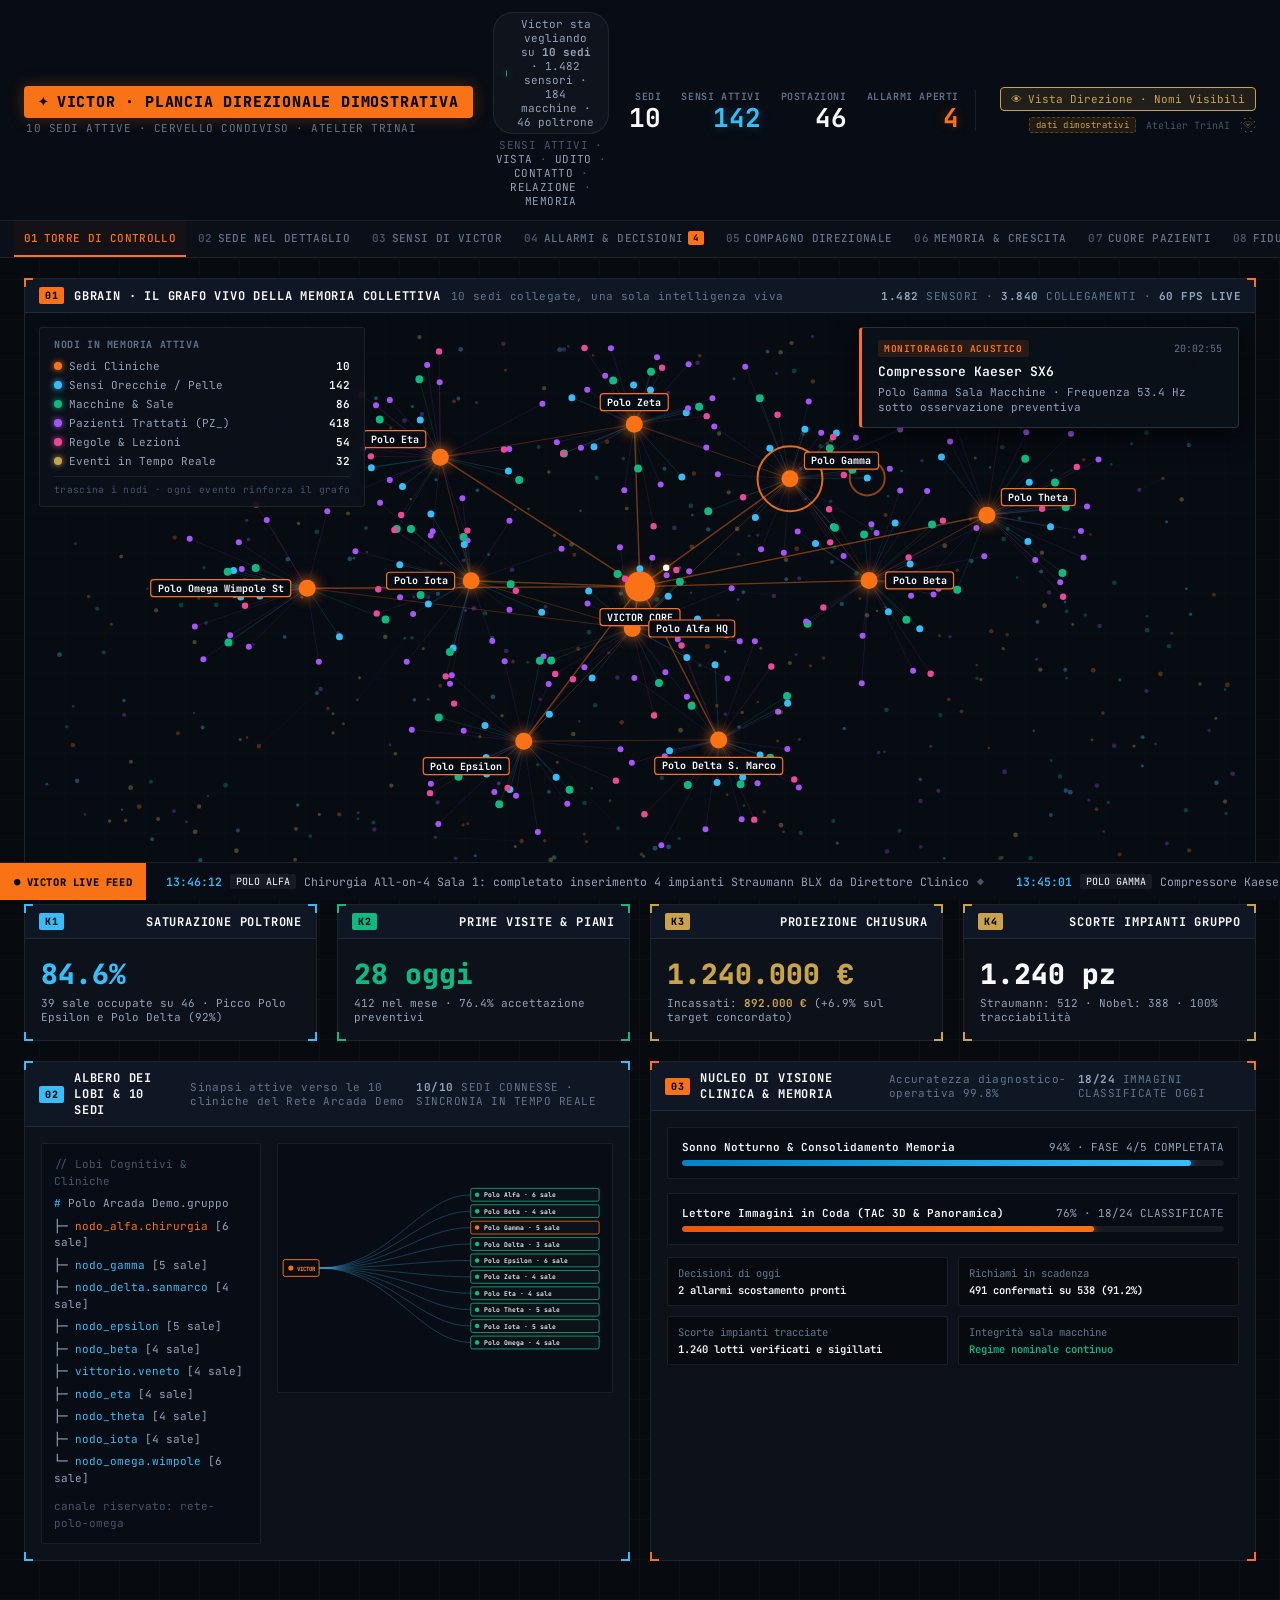
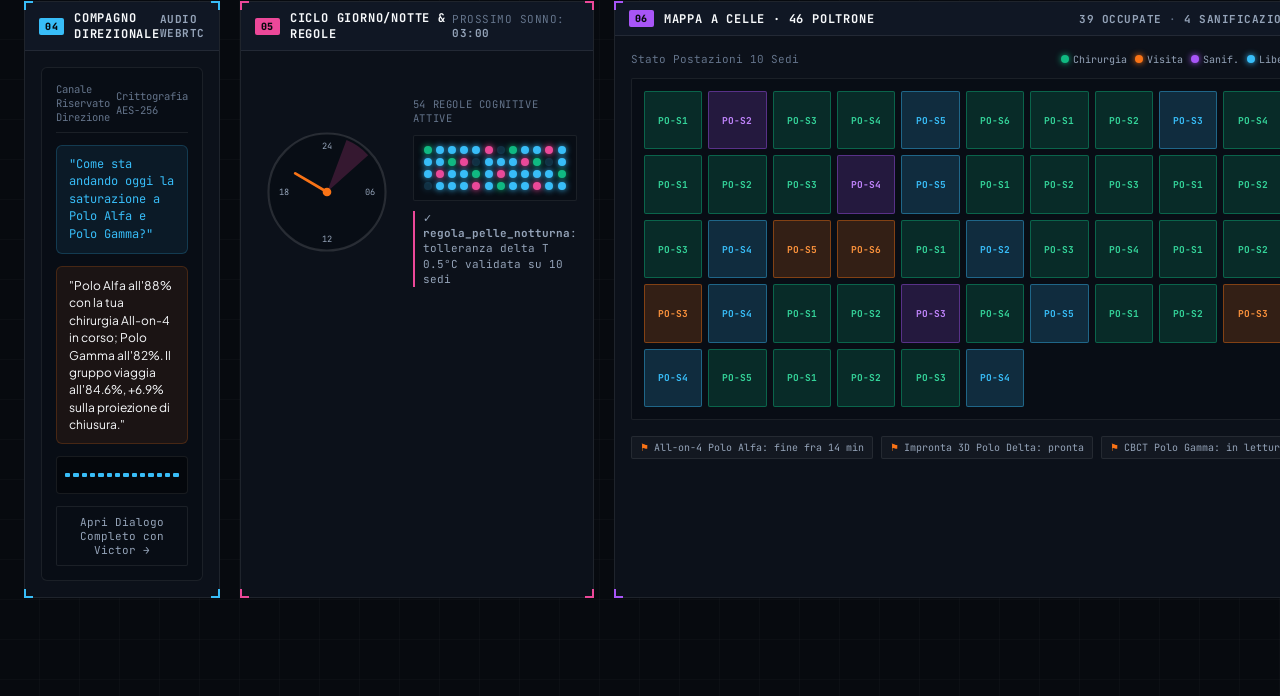
<file: real_cockpit/index.html>
<!DOCTYPE html>
<html lang="it">
<head>
  <meta charset="UTF-8">
  <meta name="viewport" content="width=device-width, initial-scale=1.0">
  <title>Victor · Polo Arcada Demo — Cockpit Direzionale</title>
  <link rel="preconnect" href="https://fonts.googleapis.com">
  <link rel="preconnect" href="https://fonts.gstatic.com" crossorigin>
  <link href="https://fonts.googleapis.com/css2?family=JetBrains+Mono:wght@400;500;600;700;800&family=Plus+Jakarta+Sans:wght@300;400;500;600;700&family=Titillium+Web:wght@400;600;700;900&display=swap" rel="stylesheet">
  <link rel="stylesheet" href="stile.css">
</head>
<body>

  <!-- ========================================================================
       1. TESTATA SUPERIORE A 4 CONTATORI E BADGE ARANCIO (STILE REEL)
       ======================================================================== -->
  <header class="cockpit-header">
    <div class="header-left-col">
      <!-- Riquadro pieno arancione di riferimento -->
      <div class="brand-hero-block">
        <div class="brand-hero-pill">
          <span class="pill-star">✦</span> VICTOR · Plancia Direzionale Dimostrativa
        </div>
        <div class="brand-hero-meta">10 SEDI ATTIVE · CERVELLO CONDIVISO · ATELIER TRINAI</div>
      </div>
    </div>

    <!-- Telemetria centrale di veglia -->
    <div class="header-center-col">
      <div class="header-mission-badge" id="vegliaBadge">
        <span class="mission-pulse"></span>
        <span>Victor sta vegliando su <strong>10 sedi</strong> · 1.482 sensori · 184 macchine · 46 poltrone</span>
      </div>
      <div class="header-lobi-strip">
        SENSI ATTIVI · <span>VISTA</span> · <span>UDITO</span> · <span>CONTATTO</span> · <span>RELAZIONE</span> · <span>MEMORIA</span>
      </div>
    </div>

    <!-- 4 Grandi Contatori a destra -->
    <div class="header-right-col">
      <div class="header-counters">
        <div class="counter-box">
          <span class="counter-label">SEDI</span>
          <span class="counter-value" id="hdrCntSedi">10</span>
        </div>
        <div class="counter-box">
          <span class="counter-label">SENSI ATTIVI</span>
          <span class="counter-value c-cyan" id="hdrCntSensi">142</span>
        </div>
        <div class="counter-box">
          <span class="counter-label">POSTAZIONI</span>
          <span class="counter-value" id="hdrCntPostazioni">46</span>
        </div>
        <div class="counter-box">
          <span class="counter-label">ALLARMI APERTI</span>
          <span class="counter-value c-orange" id="hdrCntAllarmi">2</span>
        </div>
      </div>

      <!-- Privacy & Firme d'Atelier -->
      <div class="header-meta-actions">
        <button type="button" class="btn-privacy-toggle active" id="btnTogglePrivacy" title="Attiva/disattiva visualizzazione nomi autentici">
          <span>👁</span>
          <span id="privacyModeLabel">Vista Direzione · Nomi Visibili</span>
        </button>
        <div class="header-signatures">
          <span class="discreet-demo-badge">dati dimostrativi</span>
          <span>Atelier TrinAI</span>
          <img src="asset/victor_logo.svg" alt="Victor Sigil">
        </div>
      </div>
    </div>
  </header>

  <!-- ========================================================================
       2. NAVIGAZIONE A 8 TAB IN MONOSPAZIO NUMERATO
       ======================================================================== -->
  <nav class="cockpit-nav" aria-label="Viste del Cockpit">
    <button class="nav-tab active" data-view="torre">
      <span class="tab-idx">01</span> TORRE DI CONTROLLO
    </button>
    <button class="nav-tab" data-view="sede">
      <span class="tab-idx">02</span> SEDE NEL DETTAGLIO
    </button>
    <button class="nav-tab" data-view="sensi">
      <span class="tab-idx">03</span> SENSI DI VICTOR
    </button>
    <button class="nav-tab" data-view="allarmi">
      <span class="tab-idx">04</span> ALLARMI &amp; DECISIONI <span class="tab-badge" id="navBadgeAllarmi">2</span>
    </button>
    <button class="nav-tab" data-view="compagno">
      <span class="tab-idx">05</span> COMPAGNO DIREZIONALE
    </button>
    <button class="nav-tab" data-view="memoria">
      <span class="tab-idx">06</span> MEMORIA &amp; CRESCITA
    </button>
    <button class="nav-tab" data-view="cuore">
      <span class="tab-idx">07</span> CUORE PAZIENTI
    </button>
    <button class="nav-tab" data-view="fiducia">
      <span class="tab-idx">08</span> FIDUCIA &amp; PRIVACY
    </button>
  </nav>

  <!-- ========================================================================
       3. CORPO DELLE VISTE (VIEWPORT)
       ======================================================================== -->
  <main class="cockpit-viewport">

    <!-- ======================================================================
         VISTA 01: TORRE DI CONTROLLO (LA SALA DI CONTROLLO VIVA DI RIFERIMENTO)
         ====================================================================== -->
    <section class="view-container active" id="view-torre">
      
      <!-- HERO PANEL 01: IL GRAFO VIVO DELLA MEMORIA DI VICTOR A 60 FPS -->
      <div class="ctrl-panel bracket-orange">
        <span class="bracket tl"></span>
        <span class="bracket tr"></span>
        <span class="bracket bl"></span>
        <span class="bracket br"></span>

        <div class="panel-header">
          <div class="panel-header-left">
            <span class="panel-num-pill">01</span>
            <span class="panel-title">GBRAIN · IL GRAFO VIVO DELLA MEMORIA COLLETTIVA</span>
            <span class="panel-subtitle">10 sedi collegate, una sola intelligenza viva</span>
          </div>
          <div class="panel-header-right">
            <span class="panel-telemetry-tag"><strong>1.482</strong> SENSORI · <strong>3.840</strong> COLLEGAMENTI · <strong>60 FPS LIVE</strong></span>
          </div>
        </div>

        <div class="panel-body" style="padding: 0;">
          <div class="graph-container">
            <!-- Canvas Force Simulation a 60 FPS -->
            <canvas id="grafoMemoriaCanvas"></canvas>

            <!-- Legenda Nodi a Sinistra -->
            <div class="graph-legend-overlay">
              <div class="legend-title">Nodi in Memoria Attiva</div>
              <div class="legend-row">
                <span class="legend-row-label"><span class="legend-dot dot-orange"></span> Sedi Cliniche</span>
                <span class="legend-val">10</span>
              </div>
              <div class="legend-row">
                <span class="legend-row-label"><span class="legend-dot dot-cyan"></span> Sensi Orecchie / Pelle</span>
                <span class="legend-val">142</span>
              </div>
              <div class="legend-row">
                <span class="legend-row-label"><span class="legend-dot dot-green"></span> Macchine &amp; Sale</span>
                <span class="legend-val">86</span>
              </div>
              <div class="legend-row">
                <span class="legend-row-label"><span class="legend-dot dot-purple"></span> Pazienti Trattati (PZ_)</span>
                <span class="legend-val">418</span>
              </div>
              <div class="legend-row">
                <span class="legend-row-label"><span class="legend-dot dot-pink"></span> Regole &amp; Lezioni</span>
                <span class="legend-val">54</span>
              </div>
              <div class="legend-row">
                <span class="legend-row-label"><span class="legend-dot dot-gold"></span> Eventi in Tempo Reale</span>
                <span class="legend-val">32</span>
              </div>
              <div class="legend-footer">trascina i nodi · ogni evento rinforza il grafo</div>
            </div>

            <!-- Card HUD Dinamica che segue l'evento live -->
            <div class="graph-hud-card" id="graphHud">
              <div class="hud-top-meta">
                <span class="hud-tag" id="hudTag">INTERVENTO ALL-ON-4</span>
                <span class="hud-time" id="hudTime">13:46:12</span>
              </div>
              <div class="hud-event-title" id="hudTitle">Direzione · Caso Clinico A1</div>
              <div class="hud-event-detail" id="hudDetail">Sede: Polo Alfa Chirurgia 1 · Impianto Straumann BLX guidato in osteotomia corticale</div>
            </div>
          </div>
        </div>
      </div>

      <!-- KPI DI GRUPPO IN STILE NUMERATO DI PRECISIONE -->
      <div class="panels-grid-row" style="grid-template-columns: repeat(4, 1fr); margin-bottom: 20px;">
        <div class="ctrl-panel bracket-cyan" style="margin-bottom: 0;">
          <span class="bracket tl"></span><span class="bracket tr"></span><span class="bracket bl"></span><span class="bracket br"></span>
          <div class="panel-header">
            <span class="panel-num-pill">K1</span>
            <span class="panel-title">SATURAZIONE POLTRONE</span>
          </div>
          <div class="panel-body">
            <div style="font-family: var(--font-mono); font-size: 28px; font-weight: 800; color: var(--accent-cyan); margin-bottom: 4px;">84.6%</div>
            <div style="font-family: var(--font-mono); font-size: 11px; color: var(--text-secondary);">39 sale occupate su 46 · Picco Polo Epsilon e Polo Delta (92%)</div>
          </div>
        </div>

        <div class="ctrl-panel bracket-green" style="margin-bottom: 0;">
          <span class="bracket tl"></span><span class="bracket tr"></span><span class="bracket bl"></span><span class="bracket br"></span>
          <div class="panel-header">
            <span class="panel-num-pill">K2</span>
            <span class="panel-title">PRIME VISITE &amp; PIANI</span>
          </div>
          <div class="panel-body">
            <div style="font-family: var(--font-mono); font-size: 28px; font-weight: 800; color: var(--accent-green); margin-bottom: 4px;">28 oggi</div>
            <div style="font-family: var(--font-mono); font-size: 11px; color: var(--text-secondary);">412 nel mese · 76.4% accettazione preventivi</div>
          </div>
        </div>

        <div class="ctrl-panel bracket-gold" style="margin-bottom: 0;">
          <span class="bracket tl"></span><span class="bracket tr"></span><span class="bracket bl"></span><span class="bracket br"></span>
          <div class="panel-header">
            <span class="panel-num-pill">K3</span>
            <span class="panel-title">PROIEZIONE CHIUSURA</span>
          </div>
          <div class="panel-body">
            <div style="font-family: var(--font-mono); font-size: 28px; font-weight: 800; color: var(--accent-gold); margin-bottom: 4px;">1.240.000 €</div>
            <div style="font-family: var(--font-mono); font-size: 11px; color: var(--text-secondary);">Incassati: <strong style="color: var(--accent-gold);">892.000 €</strong> (+6.9% sul target concordato)</div>
          </div>
        </div>

        <div class="ctrl-panel bracket-gold" style="margin-bottom: 0;">
          <span class="bracket tl"></span><span class="bracket tr"></span><span class="bracket bl"></span><span class="bracket br"></span>
          <div class="panel-header">
            <span class="panel-num-pill">K4</span>
            <span class="panel-title">SCORTE IMPIANTI GRUPPO</span>
          </div>
          <div class="panel-body">
            <div style="font-family: var(--font-mono); font-size: 28px; font-weight: 800; color: var(--text-primary); margin-bottom: 4px;">1.240 pz</div>
            <div style="font-family: var(--font-mono); font-size: 11px; color: var(--text-secondary);">Straumann: 512 · Nobel: 388 · 100% tracciabilità</div>
          </div>
        </div>
      </div>

      <!-- FILA DI PANNELLI VIVI INTERMEDI (02 ALBERO & 03 AI-MEMORY) -->
      <div class="panels-grid-row">
        
        <!-- PANNELLO 02: ALBERO DEI LOBI E 10 SEDI -->
        <div class="ctrl-panel bracket-cyan">
          <span class="bracket tl"></span><span class="bracket tr"></span><span class="bracket bl"></span><span class="bracket br"></span>
          <div class="panel-header">
            <div class="panel-header-left">
              <span class="panel-num-pill">02</span>
              <span class="panel-title">ALBERO DEI LOBI &amp; 10 SEDI</span>
              <span class="panel-subtitle">Sinapsi attive verso le 10 cliniche del Rete Arcada Demo</span>
            </div>
            <div class="panel-header-right">
              <span class="panel-telemetry-tag"><strong>10/10</strong> SEDI CONNESSE · SINCRONIA IN TEMPO REALE</span>
            </div>
          </div>

          <div class="panel-body">
            <div class="tree-panel-layout">
              <!-- Schema clinico a sinistra -->
              <div class="tree-code-sidebar">
                <div class="code-line code-comment">// Lobi Cognitivi &amp; Cliniche</div>
                <div class="code-line"><span class="code-accent">#</span> Polo Arcada Demo.gruppo</div>
                <div class="code-line">├─ <span class="code-orange">nodo_alfa.chirurgia</span> [6 sale]</div>
                <div class="code-line">├─ <span class="code-accent">nodo_gamma</span> [5 sale]</div>
                <div class="code-line">├─ <span class="code-accent">nodo_delta.sanmarco</span> [4 sale]</div>
                <div class="code-line">├─ <span class="code-accent">nodo_epsilon</span> [5 sale]</div>
                <div class="code-line">├─ <span class="code-accent">nodo_beta</span> [4 sale]</div>
                <div class="code-line">├─ <span class="code-accent">vittorio.veneto</span> [4 sale]</div>
                <div class="code-line">├─ <span class="code-accent">nodo_eta</span> [4 sale]</div>
                <div class="code-line">├─ <span class="code-accent">nodo_theta</span> [4 sale]</div>
                <div class="code-line">├─ <span class="code-accent">nodo_iota</span> [4 sale]</div>
                <div class="code-line">└─ <span class="code-accent">nodo_omega.wimpole</span> [6 sale]</div>
                <div class="code-line code-comment" style="margin-top: 6px;">canale riservato: rete-polo-omega</div>
              </div>

              <!-- Albero SVG Dinamico a destra -->
              <div class="tree-canvas-wrapper">
                <svg id="treeBezierSvg" viewBox="0 0 520 260">
                  <!-- Tracciati e nodi generati via JS -->
                </svg>
              </div>
            </div>
          </div>
        </div>

        <!-- PANNELLO 03: AI-MEMORY E SCANSIONI IN CODA -->
        <div class="ctrl-panel bracket-orange">
          <span class="bracket tl"></span><span class="bracket tr"></span><span class="bracket bl"></span><span class="bracket br"></span>
          <div class="panel-header">
            <div class="panel-header-left">
              <span class="panel-num-pill">03</span>
              <span class="panel-title">NUCLEO DI VISIONE CLINICA &amp; MEMORIA</span>
              <span class="panel-subtitle">Accuratezza diagnostico-operativa 99.8%</span>
            </div>
            <div class="panel-header-right">
              <span class="panel-telemetry-tag"><strong>18/24</strong> IMMAGINI CLASSIFICATE OGGI</span>
            </div>
          </div>

          <div class="panel-body">
            <div class="memory-tasks-stack">
              <!-- Task 1: Sonno notturno -->
              <div class="memory-task-card">
                <div class="task-card-header">
                  <span class="task-card-title">Sonno Notturno &amp; Consolidamento Memoria</span>
                  <span id="txtSonnoProg">94% · FASE 4/5 COMPLETATA</span>
                </div>
                <div class="progress-track">
                  <div class="progress-fill fill-cyan" style="width: 94%;"></div>
                </div>
              </div>

              <!-- Task 2: Lettore immagini in coda -->
              <div class="memory-task-card">
                <div class="task-card-header">
                  <span class="task-card-title">Lettore Immagini in Coda (TAC 3D &amp; Panoramica)</span>
                  <span id="txtScansProg">76% · 18/24 CLASSIFICATE</span>
                </div>
                <div class="progress-track">
                  <div class="progress-fill fill-orange" style="width: 76%;"></div>
                </div>
              </div>
            </div>

            <!-- Subboxes Clinical Style (Niente .log o .sys) -->
            <div class="memory-subboxes-grid">
              <div class="subbox-terminal">
                <div class="subbox-name">Decisioni di oggi</div>
                <div class="subbox-val">2 allarmi scostamento pronti</div>
              </div>
              <div class="subbox-terminal">
                <div class="subbox-name">Richiami in scadenza</div>
                <div class="subbox-val">491 confermati su 538 (91.2%)</div>
              </div>
              <div class="subbox-terminal">
                <div class="subbox-name">Scorte impianti tracciate</div>
                <div class="subbox-val">1.240 lotti verificati e sigillati</div>
              </div>
              <div class="subbox-terminal">
                <div class="subbox-name">Integrità sala macchine</div>
                <div class="subbox-val" style="color: var(--accent-green);">Regime nominale continuo</div>
              </div>
            </div>
          </div>
        </div>

      </div>

      <!-- TERNA INFERIORE DI PANNELLI VIVI (04 COMPAGNO, 05 CICLO, 06 MAPPA CELLE) -->
      <div class="panels-grid-trio">
        
        <!-- PANNELLO 04: COMPAGNO DIREZIONALE (TELEFONO & ONDA VOCE) -->
        <div class="ctrl-panel bracket-cyan">
          <span class="bracket tl"></span><span class="bracket tr"></span><span class="bracket bl"></span><span class="bracket br"></span>
          <div class="panel-header">
            <div class="panel-header-left">
              <span class="panel-num-pill">04</span>
              <span class="panel-title">COMPAGNO DIREZIONALE</span>
            </div>
            <div class="panel-header-right">
              <span class="panel-telemetry-tag"><strong>AUDIO WEBRTC</strong></span>
            </div>
          </div>
          <div class="panel-body">
            <div class="voice-phone-viewport">
              <div class="phone-top-bar">
                <span>Canale Riservato Direzione</span>
                <span>Crittografia AES-256</span>
              </div>
              <div class="phone-chat-bubble bubble-user">
                "Come sta andando oggi la saturazione a Polo Alfa e Polo Gamma?"
              </div>
              <div class="phone-chat-bubble bubble-victor">
                "Polo Alfa all'88% con la tua chirurgia All-on-4 in corso; Polo Gamma all'82%. Il gruppo viaggia all'84.6%, +6.9% sulla proiezione di chiusura."
              </div>
              <!-- Onda della voce oscillante in tempo reale -->
              <div class="voice-waveform-container" id="waveformLive">
                <span class="wave-bar" style="animation-delay: 0.1s"></span>
                <span class="wave-bar" style="animation-delay: 0.3s"></span>
                <span class="wave-bar" style="animation-delay: 0.2s"></span>
                <span class="wave-bar" style="animation-delay: 0.5s"></span>
                <span class="wave-bar" style="animation-delay: 0.4s"></span>
                <span class="wave-bar" style="animation-delay: 0.7s"></span>
                <span class="wave-bar" style="animation-delay: 0.2s"></span>
                <span class="wave-bar" style="animation-delay: 0.6s"></span>
                <span class="wave-bar" style="animation-delay: 0.3s"></span>
                <span class="wave-bar" style="animation-delay: 0.8s"></span>
                <span class="wave-bar" style="animation-delay: 0.4s"></span>
                <span class="wave-bar" style="animation-delay: 0.2s"></span>
                <span class="wave-bar" style="animation-delay: 0.5s"></span>
                <span class="wave-bar" style="animation-delay: 0.1s"></span>
              </div>
              <button type="button" class="btn-sede-tab" style="width: 100%; justify-content: center;" onclick="window.navToView('compagno')">
                Apri Dialogo Completo con Victor →
              </button>
            </div>
          </div>
        </div>

        <!-- PANNELLO 05: CICLO GIORNO/NOTTE & LEZIONI (OROLOGIO ANALOGICO & DOT MATRIX) -->
        <div class="ctrl-panel bracket-pink">
          <span class="bracket tl"></span><span class="bracket tr"></span><span class="bracket bl"></span><span class="bracket br"></span>
          <div class="panel-header">
            <div class="panel-header-left">
              <span class="panel-num-pill">05</span>
              <span class="panel-title">CICLO GIORNO/NOTTE &amp; REGOLE</span>
            </div>
            <div class="panel-header-right">
              <span class="panel-telemetry-tag">PROSSIMO SONNO: <strong>03:00</strong></span>
            </div>
          </div>
          <div class="panel-body">
            <div class="cycle-panel-layout">
              <!-- Orologio analogico 24h a lancetta rotante -->
              <div class="analog-clock-container">
                <svg id="dialClockSvg" viewBox="0 0 120 120">
                  <circle cx="60" cy="60" r="54" fill="#080d15" stroke="rgba(255,255,255,0.12)" stroke-width="2"/>
                  <!-- Settore notturno 03:00-04:30 -->
                  <path d="M 60 60 L 78 12 A 54 54 0 0 1 98 26 Z" fill="rgba(236,72,153,0.2)"/>
                  <!-- Quadrante ore -->
                  <text x="60" y="20" font-family="'JetBrains Mono'" font-size="8" fill="#94a3b8" text-anchor="middle">24</text>
                  <text x="100" y="63" font-family="'JetBrains Mono'" font-size="8" fill="#94a3b8" text-anchor="middle">06</text>
                  <text x="60" y="106" font-family="'JetBrains Mono'" font-size="8" fill="#94a3b8" text-anchor="middle">12</text>
                  <text x="20" y="63" font-family="'JetBrains Mono'" font-size="8" fill="#94a3b8" text-anchor="middle">18</text>
                  <!-- Lancetta che gira con animazione -->
                  <line id="clockHand" x1="60" y1="60" x2="60" y2="24" stroke="#f97316" stroke-width="2.5" stroke-linecap="round"/>
                  <circle cx="60" cy="60" r="4" fill="#f97316"/>
                </svg>
              </div>

              <!-- File di pallini che si accendono (Dot Matrix di regole) -->
              <div class="rules-dot-matrix-box">
                <div class="dot-matrix-title">54 Regole Cognitive Attive</div>
                <div class="dot-grid" id="rulesDotGrid">
                  <!-- Inseriti via JS -->
                </div>
                <div class="rule-active-pill">
                  ✓ <strong>regola_pelle_notturna</strong>: tolleranza delta T 0.5°C validata su 10 sedi
                </div>
              </div>
            </div>
          </div>
        </div>

        <!-- PANNELLO 06: MAPPA A CELLE DELLE 46 POLTRONE -->
        <div class="ctrl-panel bracket-purple">
          <span class="bracket tl"></span><span class="bracket tr"></span><span class="bracket bl"></span><span class="bracket br"></span>
          <div class="panel-header">
            <div class="panel-header-left">
              <span class="panel-num-pill">06</span>
              <span class="panel-title">MAPPA A CELLE · 46 POLTRONE</span>
            </div>
            <div class="panel-header-right">
              <span class="panel-telemetry-tag"><strong>39 OCCUPATE</strong> · <strong>4 SANIFICAZIONE</strong></span>
            </div>
          </div>
          <div class="panel-body">
            <div class="cell-matrix-container">
              <div class="cell-matrix-header">
                <span>Stato Postazioni 10 Sedi</span>
                <div class="matrix-legend-pills">
                  <span class="matrix-pill"><span class="legend-dot dot-green"></span> Chirurgia</span>
                  <span class="matrix-pill"><span class="legend-dot dot-orange"></span> Visita</span>
                  <span class="matrix-pill"><span class="legend-dot dot-purple"></span> Sanif.</span>
                  <span class="matrix-pill"><span class="legend-dot dot-cyan"></span> Libera</span>
                </div>
              </div>

              <!-- Matrice di 46 quadratini pulsanti -->
              <div class="cell-grid-46" id="postazioniGrid46">
                <!-- Generato via JS -->
              </div>

              <!-- Bandierine / Milestones attive -->
              <div class="roadmap-flags-row">
                <div class="flag-chip"><span class="flag-icon">⚑</span> All-on-4 Polo Alfa: fine fra 14 min</div>
                <div class="flag-chip"><span class="flag-icon">⚑</span> Impronta 3D Polo Delta: pronta</div>
                <div class="flag-chip"><span class="flag-icon">⚑</span> CBCT Polo Gamma: in lettura</div>
              </div>
            </div>
          </div>
        </div>

      </div>

    </section>

    <!-- ======================================================================
         VISTA 02: SEDE NEL DETTAGLIO (LE 10 SEDI, POLTRONE, AGENDA, MACCHINE)
         ====================================================================== -->
    <section class="view-container" id="view-sede">
      
      <!-- Selettore orizzontale a 10 sedi con semaforo -->
      <div class="sedi-buttons-strip" id="sediTabStrip">
        <!-- Generato via JS -->
      </div>

      <!-- Scheda Hero Sede Selezionata con Mappa Territoriale a Fianco -->
      <div class="panels-grid-row" style="grid-template-columns: 1fr 340px; margin-bottom: 20px;">
        <div class="sede-hero-summary" id="sedeSummaryBox" style="margin-bottom: 0;">
          <div>
            <div class="sede-hero-title" id="sedeDettNome">Polo Alfa — Centro Chirurgico Principale</div>
            <div class="sede-hero-address" id="sedeDettIndirizzo">Via del Nodo Centrale, 1 · Direttore Sanitario: Direttore Sanitario</div>
            <div style="font-size: 11px; color: var(--accent-green); margin-top: 6px;" id="sedeDettStatus">
              ● Regime nominale eccellente. 6 sale attive, saturazione all'88%.
            </div>
          </div>
          <div class="sede-stat-box">
            <span class="sede-stat-label">Saturazione Oggi</span>
            <span class="sede-stat-val" id="sedeDettSaturazione" style="color: var(--accent-cyan);">88.0%</span>
          </div>
          <div class="sede-stat-box">
            <span class="sede-stat-label">Prime Visite</span>
            <span class="sede-stat-val" id="sedeDettPrimeVisite" style="color: var(--accent-green);">5 visite</span>
          </div>
          <div class="sede-stat-box">
            <span class="sede-stat-label">Incasso Odierno</span>
            <span class="sede-stat-val" id="sedeDettIncasso" style="color: var(--accent-orange);">14.800 €</span>
          </div>
        </div>

        <!-- Mappa Vettoriale Stilizzata Rete Territoriale + Polo Omega Inset -->
        <div class="ctrl-panel bracket-gold" style="margin-bottom: 0;">
          <span class="bracket tl"></span><span class="bracket tr"></span><span class="bracket bl"></span><span class="bracket br"></span>
          <div class="panel-header">
            <span class="panel-num-pill">MAP</span>
            <span class="panel-title">RETE TERRITORIALE &amp; POLO OMEGA</span>
          </div>
          <div class="panel-body" style="padding: 6px; height: 180px; position: relative;">
            <svg id="reteMapSvg" viewBox="0 0 500 420" style="width: 100%; height: 100%; background: #070b12; border-radius: 2px;">
              <!-- Disegnato via JS -->
            </svg>
          </div>
        </div>
      </div>

      <!-- Griglia Sale e Poltrone -->
      <div class="ctrl-panel bracket-cyan">
        <span class="bracket tl"></span><span class="bracket tr"></span><span class="bracket bl"></span><span class="bracket br"></span>
        <div class="panel-header">
          <div class="panel-header-left">
            <span class="panel-num-pill">S1</span>
            <span class="panel-title">SALE OPERATORIE E POLTRONE IN TEMPO REALE</span>
          </div>
          <div class="panel-header-right">
            <span class="panel-telemetry-tag">CLICCA SUL PAZIENTE PER IL CODICE RISERVATO</span>
          </div>
        </div>
        <div class="panel-body">
          <div class="sale-grid" id="saleContainer">
            <!-- Popolato via JS -->
          </div>
        </div>
      </div>

      <!-- Agenda della Giornata per Sala -->
      <div class="ctrl-panel bracket-orange">
        <span class="bracket tl"></span><span class="bracket tr"></span><span class="bracket bl"></span><span class="bracket br"></span>
        <div class="panel-header">
          <div class="panel-header-left">
            <span class="panel-num-pill">S2</span>
            <span class="panel-title">AGENDA OPERATORIA DELLA GIORNATA PER SALA</span>
          </div>
          <div class="panel-header-right">
            <span class="panel-telemetry-tag">TEMPI E PROCEDURE CERTIFICATI DAI LOBI</span>
          </div>
        </div>
        <div class="panel-body" style="padding: 0; overflow-x: auto;">
          <table class="agenda-table">
            <thead>
              <tr>
                <th>Orario</th>
                <th>Sala</th>
                <th>Procedura Clinica</th>
                <th>Paziente</th>
                <th>Identificativo Victor</th>
                <th>Stato</th>
              </tr>
            </thead>
            <tbody id="agendaTableBody">
              <!-- Popolato via JS -->
            </tbody>
          </table>
        </div>
      </div>

      <!-- Sala Macchine & Sterilizzazione -->
      <div class="ctrl-panel bracket-green">
        <span class="bracket tl"></span><span class="bracket tr"></span><span class="bracket bl"></span><span class="bracket br"></span>
        <div class="panel-header">
          <div class="panel-header-left">
            <span class="panel-num-pill">S3</span>
            <span class="panel-title">SALA MACCHINE &amp; CENTRALE STERILIZZAZIONE</span>
          </div>
          <div class="panel-header-right">
            <span class="panel-telemetry-tag">TELEMETRIA ELETTROMECCANICA CONTINUA</span>
          </div>
        </div>
        <div class="panel-body">
          <div class="machines-grid" id="machinesGrid">
            <!-- Popolato via JS -->
          </div>
        </div>
      </div>

    </section>

    <!-- ======================================================================
         VISTA 03: SENSI DI VICTOR (ORECCHIE, PELLE, OCCHI, DATO MANCANTE)
         ====================================================================== -->
    <section class="view-container" id="view-sensi">
      <div class="sensi-grid-2col">
        
        <!-- ORECCHIE -->
        <div class="ctrl-panel bracket-cyan">
          <span class="bracket tl"></span><span class="bracket tr"></span><span class="bracket bl"></span><span class="bracket br"></span>
          <div class="panel-header">
            <div class="panel-header-left">
              <span class="panel-num-pill">01</span>
              <span class="panel-title">ORECCHIE · ACUSTICA COMPRESSORI &amp; ASPIRATORI</span>
            </div>
            <div class="panel-header-right">
              <span class="panel-telemetry-tag">32 NODI AUDIO</span>
            </div>
          </div>
          <div class="panel-body">
            <p style="font-size: 12px; color: var(--text-secondary); margin-bottom: 12px;">
              Victor ascolta costantemente la firma armonica di ogni motore. Classifica in tempo reale se il suono rientra nel "normale" o evidenzia scostamenti meccanici.
            </p>
            <div style="background: var(--bg-subpanel); border: 1px solid var(--border-subtle); padding: 12px; border-radius: 2px; margin-bottom: 12px;">
              <div style="display: flex; justify-content: space-between; font-family: var(--font-mono); font-size: 11px; margin-bottom: 4px;">
                <span style="font-weight: 700; color: var(--text-primary);">Compressore Kaeser SX6 — Polo Gamma</span>
                <span style="color: var(--accent-orange);">ANOMALO DA 42 MIN</span>
              </div>
              <div style="font-size: 11.5px; color: var(--text-secondary); line-height: 1.4;">
                Frequenza di risonanza slittata da 49.8 Hz a 53.4 Hz con vibrazione a 4.2 mm/s. Cuscinetto cinghia in fase di affaticamento preventivo.
              </div>
              <div class="spectrum-bars-row" id="spectrumPoloGamma"></div>
            </div>

            <div style="background: var(--bg-subpanel); border: 1px solid var(--border-subtle); padding: 12px; border-radius: 2px;">
              <div style="display: flex; justify-content: space-between; font-family: var(--font-mono); font-size: 11px; margin-bottom: 4px;">
                <span style="font-weight: 700; color: var(--text-primary);">Centrale Aspirazione Cattani Turbo-Smart — Polo Alfa</span>
                <span style="color: var(--accent-green);">NOMINALE (99.8%)</span>
              </div>
              <div style="font-size: 11.5px; color: var(--text-secondary); line-height: 1.4;">
                Pressione negativa -0.22 bar costante, spettro acustico uniforme a 48 dB(A).
              </div>
              <div class="spectrum-bars-row" id="spectrumPoloAlfa"></div>
            </div>
          </div>
        </div>

        <!-- PELLE -->
        <div class="ctrl-panel bracket-gold">
          <span class="bracket tl"></span><span class="bracket tr"></span><span class="bracket bl"></span><span class="bracket br"></span>
          <div class="panel-header">
            <div class="panel-header-left">
              <span class="panel-num-pill">02</span>
              <span class="panel-title">PELLE · MICROCLIMA &amp; REGOLE PERIMETRALI</span>
            </div>
            <div class="panel-header-right">
              <span class="panel-telemetry-tag">240 SENSORI ATTIVI · 10 SEDI</span>
            </div>
          </div>
          <div class="panel-body">
            <p style="font-size: 12px; color: var(--text-secondary); margin-bottom: 12px;">
              Temperatura, umidità relativa, assenza fumo e allagamento in ogni stanza. Ogni sensore applica la regola del "quando": i varchi perimetrali allarmano solo dalle 20:00 alle 07:30.
            </p>
            <div style="display: grid; grid-template-columns: repeat(2, 1fr); gap: 10px; font-family: var(--font-mono); font-size: 11px; margin-bottom: 12px;">
              <div class="subbox-terminal">
                <div class="subbox-name">Polo Alfa · Chirurgia Guidata 1</div>
                <div class="subbox-val" style="color: var(--accent-green);">21.4 °C · 46% Umidità · Allagamento: NO</div>
              </div>
              <div class="subbox-terminal">
                <div class="subbox-name">Polo Delta · Sala 1</div>
                <div class="subbox-val" style="color: var(--accent-green);">20.2 °C · 50% Umidità · Allagamento: NO</div>
              </div>
              <div class="subbox-terminal">
                <div class="subbox-name">Polo Epsilon · Sala 2 Rigenerativa</div>
                <div class="subbox-val" style="color: var(--accent-green);">21.8 °C · 45% Umidità · Fumo: Assente</div>
              </div>
              <div class="subbox-terminal">
                <div class="subbox-name">Polo Gamma · Sterilizzazione</div>
                <div class="subbox-val" style="color: var(--accent-green);">22.1 °C · 48% Umidità · Scarichi: OK</div>
              </div>
              <div class="subbox-terminal">
                <div class="subbox-name">Polo Eta · Studio Diagnosi 3D</div>
                <div class="subbox-val" style="color: var(--accent-green);">20.5 °C · 44% Umidità · Clima: Nominale</div>
              </div>
              <div class="subbox-terminal">
                <div class="subbox-name">Polo Beta · Sala 1 Protesica</div>
                <div class="subbox-val" style="color: var(--accent-green);">21.2 °C · 47% Umidità · Pressione: OK</div>
              </div>
              <div class="subbox-terminal">
                <div class="subbox-name">Polo Theta · Chirurgia A</div>
                <div class="subbox-val" style="color: var(--accent-green);">21.5 °C · 45% Umidità · Filtri HEPA: OK</div>
              </div>
              <div class="subbox-terminal">
                <div class="subbox-name">Polo Omega · Wimpole St Suite 1</div>
                <div class="subbox-val" style="color: var(--accent-cyan);">20.8 °C · Varco attivo (Blocco ore 20:00)</div>
              </div>
            </div>
            <!-- Grafico Sparkline di stabilità climatica 24h -->
            <div style="background: rgba(0,0,0,0.3); border: 1px solid var(--border-subtle); padding: 8px 12px; border-radius: 2px; font-family: var(--font-mono); font-size: 10.5px;">
              <div style="display: flex; justify-content: space-between; margin-bottom: 4px; color: var(--text-muted);">
                <span>Stabilità Termica Sale Chirurgiche (ultime 24h)</span>
                <span style="color: var(--accent-gold);">Delta T medio: ±0.3 °C (Eccellente)</span>
              </div>
              <svg viewBox="0 0 400 28" style="width: 100%; height: 26px;">
                <polyline fill="none" stroke="#c9a24b" stroke-width="1.8" points="0,15 40,14 80,16 120,13 160,15 200,12 240,14 280,13 320,15 360,14 400,14" />
                <circle cx="400" cy="14" r="3" fill="#f97316" />
              </svg>
            </div>
          </div>
        </div>

        <!-- OCCHI -->
        <div class="ctrl-panel bracket-orange">
          <span class="bracket tl"></span><span class="bracket tr"></span><span class="bracket bl"></span><span class="bracket br"></span>
          <div class="panel-header">
            <div class="panel-header-left">
              <span class="panel-num-pill">03</span>
              <span class="panel-title">OCCHI · LETTORE RADIOGRAFIE &amp; MARCA IMPIANTI</span>
            </div>
            <div class="panel-header-right">
              <span class="panel-telemetry-tag">18 RADIOGRAFIE ANALIZZATE OGGI</span>
            </div>
          </div>
          <div class="panel-body">
            <p style="font-size: 12px; color: var(--text-secondary); margin-bottom: 12px;">
              Riconoscimento computazionale automatico su TAC 3D e Panoramiche per marca e geometria dell'impianto (Straumann, Nobel, Astra Tech, Zimmer). Allineamento passaporto implantare e scorte magazzino.
            </p>
            <div class="memory-tasks-stack">
              <div class="subbox-terminal">
                <div style="display: flex; justify-content: space-between; margin-bottom: 4px;">
                  <strong style="color: var(--accent-gold); cursor: pointer;" title="Identificativo protetto: PZ_3914_TRE">Caso Clinico A1</strong>
                  <span style="color: var(--accent-green);">RICONOSCIUTO 99.4%</span>
                </div>
                <div>Straumann BLX 4.5 x 10 mm · Spire apicali verificate · Scarico automatico magazzino Polo Alfa</div>
              </div>
              <div class="subbox-terminal">
                <div style="display: flex; justify-content: space-between; margin-bottom: 4px;">
                  <strong style="color: var(--accent-gold); cursor: pointer;" title="Identificativo protetto: PZ_4120_CON">Caso Clinico B2</strong>
                  <span style="color: var(--accent-green);">RICONOSCIUTO 98.7%</span>
                </div>
                <div>Nobel Biocare Active 4.3 x 11.5 mm · Connessione conica interna · Passaporto validato</div>
              </div>
              <div class="subbox-terminal">
                <div style="display: flex; justify-content: space-between; margin-bottom: 4px;">
                  <strong style="color: var(--accent-gold); cursor: pointer;" title="Identificativo protetto: PZ_2744_TRE">Caso Clinico C3</strong>
                  <span style="color: var(--accent-green);">RICONOSCIUTO 99.1%</span>
                </div>
                <div>Astra Tech EV 4.2 x 11 mm · Controllo osseo crestale completato · Passaporto registrato</div>
              </div>
            </div>
          </div>
        </div>

        <!-- DATO MANCANTE -->
        <div class="ctrl-panel bracket-purple">
          <span class="bracket tl"></span><span class="bracket tr"></span><span class="bracket bl"></span><span class="bracket br"></span>
          <div class="panel-header">
            <div class="panel-header-left">
              <span class="panel-num-pill">04</span>
              <span class="panel-title">DATO MANCANTE · RICOSTRUZIONE SENSORI MUTI</span>
            </div>
            <div class="panel-header-right">
              <span class="panel-telemetry-tag">1 SENSORE MUTO RICOSTRUITO</span>
            </div>
          </div>
          <div class="panel-body">
            <p style="font-size: 12px; color: var(--text-secondary); margin-bottom: 12px;">
              Quando un sensore fisico smette di trasmettere, Victor non si ferma: ricostruisce il dato mancante triangolando gli altri sensori operativi e calcolando la confidenza statistica.
            </p>
            <div style="background: var(--bg-subpanel); border: 1px solid var(--border-subtle); padding: 12px; border-radius: 2px;">
              <div style="display: flex; justify-content: space-between; font-family: var(--font-mono); font-size: 11px; margin-bottom: 4px;">
                <span style="color: var(--accent-purple); font-weight: 700;">Polo Gamma · Sensore Flusso Aspirazione Sala 2</span>
                <span style="color: var(--accent-cyan);">CONFIDENZA RICOSTRUZIONE: 96.8%</span>
              </div>
              <div style="font-size: 11.5px; color: var(--text-secondary); line-height: 1.45;">
                Il flussimetro non invia pacchetti da 3 ore. Victor stima la depressione a -0.21 bar correlando l'assorbimento elettrico della lampada scialitica con il micro-switch della valvola poltrona. Nessuna interruzione clinica.
              </div>
            </div>
          </div>
        </div>

      </div>
    </section>

    <!-- ======================================================================
         VISTA 04: ALLARMI E DECISIONI (CONFERMA UMANA DEL DOTTORE)
         ====================================================================== -->
    <section class="view-container" id="view-allarmi">
      <div class="ctrl-panel bracket-orange">
        <span class="bracket tl"></span><span class="bracket tr"></span><span class="bracket bl"></span><span class="bracket br"></span>
        <div class="panel-header">
          <div class="panel-header-left">
            <span class="panel-num-pill">04</span>
            <span class="panel-title">ALLARMI CERTIFICATI &amp; DECISIONI DIREZIONALI</span>
          </div>
          <div class="panel-header-right">
            <span class="panel-telemetry-tag">OGNI PASSO IRREVERSIBILE RICHIEDE LA TUA CONFERMA</span>
          </div>
        </div>
        <div class="panel-body">
          <div class="alarms-list" id="alarmsContainer">
            <!-- Popolato via JS -->
          </div>
        </div>
      </div>
    </section>

    <!-- ======================================================================
         VISTA 05: COMPAGNO DIREZIONALE (CHAT INTERATTIVA SIMULATA)
         ====================================================================== -->
    <section class="view-container" id="view-compagno">
      <div class="compagno-full-layout">
        
        <!-- Stream Conversazione -->
        <div class="ctrl-panel bracket-cyan" style="margin-bottom: 0;">
          <span class="bracket tl"></span><span class="bracket tr"></span><span class="bracket bl"></span><span class="bracket br"></span>
          <div class="panel-header">
            <div class="panel-header-left">
              <span class="panel-num-pill">05</span>
              <span class="panel-title">DIALOGO CON VICTOR · NUCLEO DIREZIONALE</span>
            </div>
            <div class="panel-header-right">
              <span class="panel-telemetry-tag">RISPOSTE ANCORATE AI DATI DELLE 10 SEDI</span>
            </div>
          </div>
          <div class="panel-body" style="padding: 0;">
            <div class="chat-thread-container">
              <div class="chat-messages-stream" id="chatStream">
                <!-- Messaggi popolati via JS -->
              </div>
              <div class="chat-input-bar">
                <button type="button" class="btn-mic" id="btnMicChat" title="Dettatura vocale">
                  <svg viewBox="0 0 24 24" width="18" height="18" fill="none" stroke="currentColor" stroke-width="2">
                    <path d="M12 1a3 3 0 0 0-3 3v8a3 3 0 0 0 6 0V4a3 3 0 0 0-3-3z"/>
                    <path d="M19 10v2a7 7 0 0 1-14 0v-2"/>
                    <line x1="12" y1="19" x2="12" y2="23"/>
                    <line x1="8" y1="23" x2="16" y2="23"/>
                  </svg>
                </button>
                <input type="text" class="chat-input-field" id="chatInputField" placeholder="Chiedi a Victor (es. saturazione, forniture, proiezioni di chiusura)...">
                <button type="button" class="btn-chat-send" id="btnSendChat">Invia</button>
              </div>
            </div>
          </div>
        </div>

        <!-- Colonna suggerimenti e telemetria -->
        <div class="ctrl-panel bracket-gold" style="margin-bottom: 0;">
          <span class="bracket tl"></span><span class="bracket tr"></span><span class="bracket bl"></span><span class="bracket br"></span>
          <div class="panel-header">
            <span class="panel-num-pill">Q</span>
            <span class="panel-title">DOMANDE GUIDATE</span>
          </div>
          <div class="panel-body">
            <p style="font-size: 11.5px; color: var(--text-secondary); margin-bottom: 12px;">
              Clicca per interrogare Victor sui parametri chiave del gruppo Polo Arcada Demo:
            </p>
            <div class="suggested-chips-container" id="suggestedChipsContainer">
              <!-- Chips via JS -->
            </div>
          </div>
        </div>

      </div>
    </section>

    <!-- ======================================================================
         VISTA 06: MEMORIA E CRESCITA (RICHIESTE VICTOR & LEZIONI DA APPROVARE)
         ====================================================================== -->
    <section class="view-container" id="view-memoria">
      
      <!-- Sezione Richieste di Victor per il Team TrinAI -->
      <div class="ctrl-panel bracket-orange">
        <span class="bracket tl"></span><span class="bracket tr"></span><span class="bracket bl"></span><span class="bracket br"></span>
        <div class="panel-header">
          <div class="panel-header-left">
            <span class="panel-num-pill">M1</span>
            <span class="panel-title">RICHIESTE DI VICTOR PER IL TEAM TRINAI</span>
          </div>
          <div class="panel-header-right">
            <span class="panel-telemetry-tag">COSE CHE MANCANO A VICTOR PER VEGLIARE MEGLIO</span>
          </div>
        </div>
        <div class="panel-body">
          <div class="memory-subboxes-grid" style="grid-template-columns: repeat(3, 1fr);" id="richiesteVictorContainer">
            <!-- Inserito via JS -->
          </div>
        </div>
      </div>

      <!-- Lezioni da approvare: Cue / Lesson / Evidence / Confidence -->
      <div class="ctrl-panel bracket-pink">
        <span class="bracket tl"></span><span class="bracket tr"></span><span class="bracket bl"></span><span class="bracket br"></span>
        <div class="panel-header">
          <div class="panel-header-left">
            <span class="panel-num-pill">M2</span>
            <span class="panel-title">LEZIONI PROPOSTE DA APPROVARE</span>
          </div>
          <div class="panel-header-right">
            <span class="panel-telemetry-tag">FORMATO CUE / LESSON / EVIDENCE / CONFIDENCE</span>
          </div>
        </div>
        <div class="panel-body">
          <div class="lessons-list" id="lessonsContainer">
            <!-- Popolato via JS -->
          </div>
        </div>
      </div>

      <!-- Lezioni storiche estese da una sede a tutte le altre -->
      <div class="ctrl-panel bracket-green">
        <span class="bracket tl"></span><span class="bracket tr"></span><span class="bracket bl"></span><span class="bracket br"></span>
        <div class="panel-header">
          <div class="panel-header-left">
            <span class="panel-num-pill">M3</span>
            <span class="panel-title">LEZIONI STORICHE CONDIVISE SULLE 10 SEDI</span>
          </div>
          <div class="panel-header-right">
            <span class="panel-telemetry-tag">CONTAMINAZIONE VIRTUOSA DI GRUPPO</span>
          </div>
        </div>
        <div class="panel-body">
          <div class="memory-subboxes-grid" style="grid-template-columns: repeat(2, 1fr);" id="lezioniStoricheContainer">
            <!-- Popolato via JS -->
          </div>
        </div>
      </div>

    </section>

    <!-- ======================================================================
         VISTA 07: CUORE (PREFERENZE PAZIENTI & COMFORT)
         ====================================================================== -->
    <section class="view-container" id="view-cuore">
      
      <!-- KPI aggregati dai minigiochi accettazione -->
      <div class="cuore-kpis-grid">
        <div class="cuore-kpi-card">
          <div class="subbox-name">Palette Accoglienza Preferita</div>
          <div style="font-size: 22px; font-weight: 800; color: var(--accent-gold); margin: 6px 0;">66.8%</div>
          <div style="font-size: 11px; color: var(--text-secondary);">Toni caldi champagne e legno (vs 33.2% bianco clinico puro)</div>
        </div>

        <div class="cuore-kpi-card">
          <div class="subbox-name">Presentazione Preventivo</div>
          <div style="font-size: 22px; font-weight: 800; color: var(--accent-cyan); margin: 6px 0;">72.4%</div>
          <div style="font-size: 11px; color: var(--text-secondary);">Simulazione estetica render 3D (vs 27.6% schemi tecnici puri)</div>
        </div>

        <div class="cuore-kpi-card">
          <div class="subbox-name">Stile del Piano Terapeutico</div>
          <div style="font-size: 22px; font-weight: 800; color: var(--accent-orange); margin: 6px 0;">81.5%</div>
          <div style="font-size: 11px; color: var(--text-secondary);">Essenziale a tappe con rate chiare (vs 18.5% capitolato dettagliato)</div>
        </div>

        <div class="cuore-kpi-card">
          <div class="subbox-name">Tempo Medio Attesa Sala</div>
          <div style="font-size: 22px; font-weight: 800; color: var(--accent-green); margin: 6px 0;">6.2 min</div>
          <div style="font-size: 11px; color: var(--text-secondary);">Target eccellenza gruppo &lt; 8 min rispettato al 100%</div>
        </div>
      </div>

      <!-- Tabella Comfort e Attesa per Sede -->
      <div class="ctrl-panel bracket-gold">
        <span class="bracket tl"></span><span class="bracket tr"></span><span class="bracket bl"></span><span class="bracket br"></span>
        <div class="panel-header">
          <div class="panel-header-left">
            <span class="panel-num-pill">07</span>
            <span class="panel-title">INDICI DI COMFORT &amp; PREFERENZE PER LE 10 SEDI</span>
          </div>
          <div class="panel-header-right">
            <span class="panel-telemetry-tag">1.840 RILEVAZIONI ANONIMIZZATE</span>
          </div>
        </div>
        <div class="panel-body" style="padding: 0; overflow-x: auto;">
          <table class="agenda-table">
            <thead>
              <tr>
                <th>Sede Arcada</th>
                <th>Tempo Medio Attesa</th>
                <th>Comfort Acustico</th>
                <th>Preferenza Render 3D</th>
                <th>Stile Preventivo Preferito</th>
              </tr>
            </thead>
            <tbody id="cuoreTableBody">
              <!-- Popolato via JS -->
            </tbody>
          </table>
        </div>
      </div>

    </section>

    <!-- ======================================================================
         VISTA 08: FIDUCIA E CONFORMITÀ (ZERO-KNOWLEDGE & LOG CLOUD)
         ====================================================================== -->
    <section class="view-container" id="view-fiducia">
      
      <!-- Architettura Zero-Knowledge -->
      <div class="ctrl-panel bracket-purple">
        <span class="bracket tl"></span><span class="bracket tr"></span><span class="bracket bl"></span><span class="bracket br"></span>
        <div class="panel-header">
          <div class="panel-header-left">
            <span class="panel-num-pill">08</span>
            <span class="panel-title">ARCHITETTURA CRITTOGRAFICA ZERO-KNOWLEDGE</span>
          </div>
          <div class="panel-header-right">
            <span class="panel-telemetry-tag">SEGREGAZIONE DATI LOCALE VS NUCLEO REMOTO</span>
          </div>
        </div>
        <div class="panel-body">
          <div style="font-size: 12.5px; color: var(--text-secondary); line-height: 1.5; margin-bottom: 16px;">
            I nomi anagrafici dei pazienti risiedono unicamente nel database locale cifrato della clinica. Compaiono sullo schermo solo se la sessione autenticata appartiene al Direttore Clinico. A qualsiasi entità esterna, al cloud o ai lobi di telemetria, il paziente è unicamente un identificativo pseudonimo <code class="payload-code">PZ_xxxx</code> generato con crittografia asimmetrica a conoscenza zero.
          </div>

          <div class="panels-grid-row" style="margin-bottom: 0;">
            <div class="subbox-terminal">
              <div class="subbox-name">Modello Crittografico</div>
              <div class="subbox-val">Tokenizzazione HSM SHA-256 + AES-256 GCM locale</div>
            </div>
            <div class="subbox-terminal">
              <div class="subbox-name">Canale Polo Omega Wimpole St</div>
              <div class="subbox-val">VPN WireGuard cifrata ChaCha20-Poly1305 (24.2 ms)</div>
            </div>
          </div>
        </div>
      </div>

      <!-- Registro Payload Verso il Cloud Mascherato -->
      <div class="ctrl-panel bracket-cyan">
        <span class="bracket tl"></span><span class="bracket tr"></span><span class="bracket bl"></span><span class="bracket br"></span>
        <div class="panel-header">
          <div class="panel-header-left">
            <span class="panel-num-pill">LOG</span>
            <span class="panel-title">REGISTRO PAYLOAD TRASMESSI AL CLOUD CON MASCHERATURA</span>
          </div>
          <div class="panel-header-right">
            <span class="panel-telemetry-tag">SOLO SERIE NUMERICHE E VETTORI DI STATO</span>
          </div>
        </div>
        <div class="panel-body" style="padding: 0; overflow-x: auto;">
          <table class="cloud-payload-table">
            <thead>
              <tr>
                <th>Ora</th>
                <th>Tipo Telemetria</th>
                <th>Nodo di Origine</th>
                <th>Payload Cifrato Trasmesso</th>
                <th>Garanzia Privacy</th>
              </tr>
            </thead>
            <tbody id="cloudPayloadTableBody">
              <!-- Popolato via JS -->
            </tbody>
          </table>
        </div>
      </div>

      <!-- Sonno di Victor e Telemetria Server Rack -->
      <div class="panels-grid-row">
        <div class="ctrl-panel bracket-green">
          <span class="bracket tl"></span><span class="bracket tr"></span><span class="bracket bl"></span><span class="bracket br"></span>
          <div class="panel-header">
            <span class="panel-num-pill">S</span>
            <span class="panel-title">CICLO DEL SONNO NOTTURNO DI VICTOR</span>
          </div>
          <div class="panel-body" id="sonnoCicloBody">
            <!-- Popolato via JS -->
          </div>
        </div>

        <div class="ctrl-panel bracket-gold">
          <span class="bracket tl"></span><span class="bracket tr"></span><span class="bracket bl"></span><span class="bracket br"></span>
          <div class="panel-header">
            <span class="panel-num-pill">R</span>
            <span class="panel-title">TELEMETRIA SERVER RACK EDGE</span>
          </div>
          <div class="panel-body" id="rackTelemetryBody">
            <!-- Popolato via JS -->
          </div>
        </div>
      </div>

    </section>

  </main>

  <!-- ========================================================================
       4. STRISCIA DI NOTIZIE SCORREVOLE CONTINUA (LIVE MARQUEE A PIÈ DI PAGINA)
       ======================================================================== -->
  <footer class="cockpit-news-marquee">
    <div class="marquee-badge">
      <span>●</span> VICTOR LIVE FEED
    </div>
    <div class="marquee-track" id="liveMarqueeTrack">
      <!-- Generato dinamicamente via JS -->
    </div>
  </footer>

  <!-- Script Applicativi -->
  <script src="dati.js"></script>
  <script src="app.js"></script>
</body>
</html>
</file>
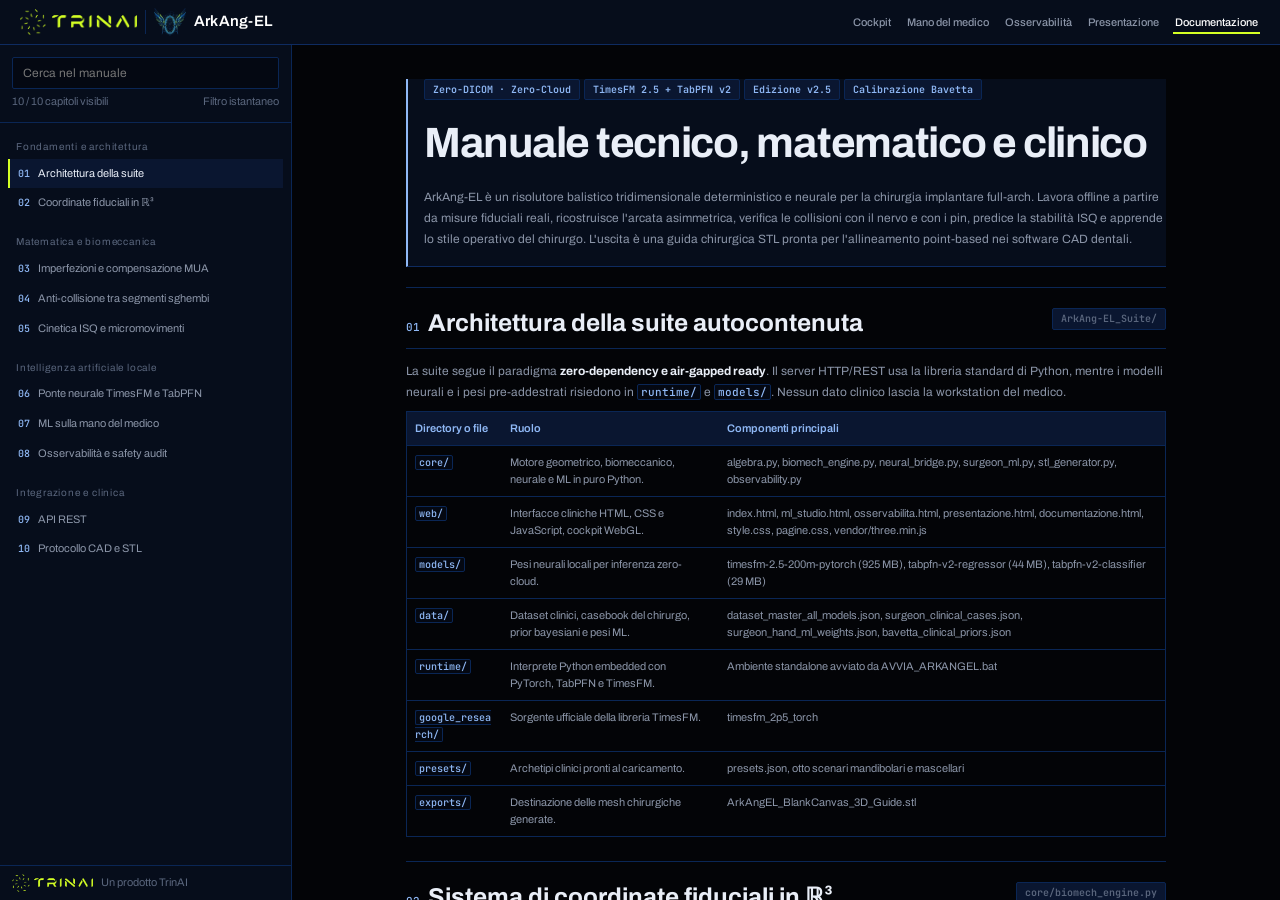
<file: arkangel_viewer/documentazione.html>
<!DOCTYPE html>
<html lang="it">
<head>
  <meta charset="UTF-8">
  <meta name="viewport" content="width=device-width, initial-scale=1.0">
  <title>ArkAng-EL · Documentazione</title>
  <link rel="icon" href="img/logo_trinai_petali.png" type="image/png">
  <link rel="stylesheet" href="style.css">
  <link rel="stylesheet" href="pagine.css">
</head>
<body class="page-body doc-page">

  <header class="bp-navbar page-navbar">
    <div class="bp-nav-brand">
      <span class="trinai-logo-acid" role="img" aria-label="TrinAI"></span>
      <span class="brand-divider" aria-hidden="true"></span>
      <img class="arkangel-symbol-img" src="img/arkangel_icona_96.png" alt="">
      <span class="bp-nav-brand-title">ArkAng-EL</span>
    </div>

    <nav class="page-nav" aria-label="Menu principale">
      <ul class="bp-nav-links">
        <li><a class="bp-nav-link" href="index.html">Cockpit</a></li>
        <li><a class="bp-nav-link" href="ml_studio.html">Mano del medico</a></li>
        <li><a class="bp-nav-link" href="osservabilita.html">Osservabilità</a></li>
        <li><a class="bp-nav-link" href="presentazione.html">Presentazione</a></li>
        <li><a class="bp-nav-link active" href="documentazione.html" aria-current="page">Documentazione</a></li>
      </ul>
    </nav>
  </header>

  <div class="doc-shell">

    <aside class="doc-sidebar" aria-label="Indice e ricerca del manuale">
      <div class="doc-search">
        <div class="doc-search-input-wrap">
          <input type="search" id="docSearchInput" class="doc-search-input" placeholder="Cerca nel manuale" aria-label="Cerca nel manuale">
          <button type="button" id="docSearchClear" class="doc-search-clear" aria-label="Cancella la ricerca">&times;</button>
        </div>
        <div class="doc-search-meta">
          <span id="docFilterCount">10 / 10 capitoli visibili</span>
          <span>Filtro istantaneo</span>
        </div>
      </div>

      <nav class="doc-toc" id="docToc">
        <div class="toc-group-label">Fondamenti e architettura</div>
        <a href="#sec-1" class="toc-link active"><span class="toc-num">01</span> Architettura della suite</a>
        <a href="#sec-2" class="toc-link"><span class="toc-num">02</span> Coordinate fiduciali in ℝ³</a>

        <div class="toc-group-label">Matematica e biomeccanica</div>
        <a href="#sec-3" class="toc-link"><span class="toc-num">03</span> Imperfezioni e compensazione MUA</a>
        <a href="#sec-4" class="toc-link"><span class="toc-num">04</span> Anti-collisione tra segmenti sghembi</a>
        <a href="#sec-5" class="toc-link"><span class="toc-num">05</span> Cinetica ISQ e micromovimenti</a>

        <div class="toc-group-label">Intelligenza artificiale locale</div>
        <a href="#sec-6" class="toc-link"><span class="toc-num">06</span> Ponte neurale TimesFM e TabPFN</a>
        <a href="#sec-7" class="toc-link"><span class="toc-num">07</span> ML sulla mano del medico</a>
        <a href="#sec-8" class="toc-link"><span class="toc-num">08</span> Osservabilità e safety audit</a>

        <div class="toc-group-label">Integrazione e clinica</div>
        <a href="#sec-9" class="toc-link"><span class="toc-num">09</span> API REST</a>
        <a href="#sec-10" class="toc-link"><span class="toc-num">10</span> Protocollo CAD e STL</a>
      </nav>

      <div class="doc-side-footer">
        <span class="trinai-logo-acid-sm" role="img" aria-label="TrinAI"></span>
        <span>Un prodotto TrinAI</span>
      </div>
    </aside>

    <main class="doc-main" id="docMain">
      <div class="doc-container">

        <header class="doc-hero">
          <div class="doc-hero-badges">
            <span class="doc-badge">Zero-DICOM · Zero-Cloud</span>
            <span class="doc-badge">TimesFM 2.5 + TabPFN v2</span>
            <span class="doc-badge">Edizione v2.5</span>
            <span class="doc-badge">Calibrazione Bavetta</span>
          </div>
          <h1>Manuale tecnico, matematico e clinico</h1>
          <p>
            ArkAng-EL è un risolutore balistico tridimensionale deterministico e neurale
            per la chirurgia implantare full-arch. Lavora offline a partire da misure
            fiduciali reali, ricostruisce l'arcata asimmetrica, verifica le collisioni
            con il nervo e con i pin, predice la stabilità ISQ e apprende lo stile
            operativo del chirurgo. L'uscita è una guida chirurgica STL pronta per
            l'allineamento point-based nei software CAD dentali.
          </p>
        </header>

        <section class="doc-section" id="sec-1" data-keywords="architettura directory core web models data runtime google_research presets exports zero dicom zero cloud">
          <div class="sec-header">
            <div class="sec-title-wrap">
              <span class="sec-number">01</span>
              <h2 class="sec-title">Architettura della suite autocontenuta</h2>
            </div>
            <span class="sec-tag">ArkAng-EL_Suite/</span>
          </div>

          <p>
            La suite segue il paradigma <strong>zero-dependency e air-gapped ready</strong>.
            Il server HTTP/REST usa la libreria standard di Python, mentre i modelli
            neurali e i pesi pre-addestrati risiedono in <code class="inline-code">runtime/</code>
            e <code class="inline-code">models/</code>. Nessun dato clinico lascia la
            workstation del medico.
          </p>

          <div class="doc-table-wrap">
            <table class="doc-table responsive">
              <thead>
                <tr>
                  <th>Directory o file</th>
                  <th>Ruolo</th>
                  <th>Componenti principali</th>
                </tr>
              </thead>
              <tbody>
                <tr>
                  <td data-label="Directory o file"><code class="inline-code">core/</code></td>
                  <td data-label="Ruolo">Motore geometrico, biomeccanico, neurale e ML in puro Python.</td>
                  <td data-label="Componenti">algebra.py, biomech_engine.py, neural_bridge.py, surgeon_ml.py, stl_generator.py, observability.py</td>
                </tr>
                <tr>
                  <td data-label="Directory o file"><code class="inline-code">web/</code></td>
                  <td data-label="Ruolo">Interfacce cliniche HTML, CSS e JavaScript, cockpit WebGL.</td>
                  <td data-label="Componenti">index.html, ml_studio.html, osservabilita.html, presentazione.html, documentazione.html, style.css, pagine.css, vendor/three.min.js</td>
                </tr>
                <tr>
                  <td data-label="Directory o file"><code class="inline-code">models/</code></td>
                  <td data-label="Ruolo">Pesi neurali locali per inferenza zero-cloud.</td>
                  <td data-label="Componenti">timesfm-2.5-200m-pytorch (925 MB), tabpfn-v2-regressor (44 MB), tabpfn-v2-classifier (29 MB)</td>
                </tr>
                <tr>
                  <td data-label="Directory o file"><code class="inline-code">data/</code></td>
                  <td data-label="Ruolo">Dataset clinici, casebook del chirurgo, prior bayesiani e pesi ML.</td>
                  <td data-label="Componenti">dataset_master_all_models.json, surgeon_clinical_cases.json, surgeon_hand_ml_weights.json, bavetta_clinical_priors.json</td>
                </tr>
                <tr>
                  <td data-label="Directory o file"><code class="inline-code">runtime/</code></td>
                  <td data-label="Ruolo">Interprete Python embedded con PyTorch, TabPFN e TimesFM.</td>
                  <td data-label="Componenti">Ambiente standalone avviato da AVVIA_ARKANGEL.bat</td>
                </tr>
                <tr>
                  <td data-label="Directory o file"><code class="inline-code">google_research/</code></td>
                  <td data-label="Ruolo">Sorgente ufficiale della libreria TimesFM.</td>
                  <td data-label="Componenti">timesfm_2p5_torch</td>
                </tr>
                <tr>
                  <td data-label="Directory o file"><code class="inline-code">presets/</code></td>
                  <td data-label="Ruolo">Archetipi clinici pronti al caricamento.</td>
                  <td data-label="Componenti">presets.json, otto scenari mandibolari e mascellari</td>
                </tr>
                <tr>
                  <td data-label="Directory o file"><code class="inline-code">exports/</code></td>
                  <td data-label="Ruolo">Destinazione delle mesh chirurgiche generate.</td>
                  <td data-label="Componenti">ArkAngEL_BlankCanvas_3D_Guide.stl</td>
                </tr>
              </tbody>
            </table>
          </div>
        </section>

        <section class="doc-section" id="sec-2" data-keywords="coordinate fiduciali in bianco r3 origine p0 sinfisi spina nasale spline asimmetrica derivata tangente normale">
          <div class="sec-header">
            <div class="sec-title-wrap">
              <span class="sec-number">02</span>
              <h2 class="sec-title">Sistema di coordinate fiduciali in ℝ³</h2>
            </div>
            <span class="sec-tag">core/biomech_engine.py</span>
          </div>

          <p>
            Per svincolare il calcolo dalla segmentazione voxel, ArkAng-EL usa uno spazio
            euclideo destrorso ancorato a un'origine anatomicamente univoca, riconoscibile
            sia sul paziente sia sul modello CAD.
          </p>

          <ul>
            <li><strong>Origine P0 = (0, 0, 0) mm</strong>: punto mediano della cresta anteriore, cioè sinfisi mentoniera in mandibola e papilla incisiva o spina nasale anteriore in mascella.</li>
            <li><strong>Asse X</strong>: latero-laterale, positivo verso la destra del paziente.</li>
            <li><strong>Asse Y</strong>: antero-posteriore, negativo procedendo verso i forami, i seni e i pilastri pterigoidei.</li>
            <li><strong>Asse Z</strong>: apico-coronale, positivo verso il piano occlusale e negativo verso l'osso basale.</li>
          </ul>

          <h4>Curva d'arcata asimmetrica</h4>
          <div class="math-block">
            <span class="math-label">Profilo antero-posteriore</span>
            <span class="math-line">y(x) = −Y<sub>R</sub> · (|x| / X<sub>R</sub>)<sup>1.85</sup> &nbsp; per x ≥ 0</span>
            <span class="math-line">y(x) = −Y<sub>L</sub> · (|x| / X<sub>L</sub>)<sup>1.85</sup> &nbsp; per x &lt; 0</span>
            <span class="math-note">La derivata prima fornisce la tangente mesio-distale e la normale vestibolo-linguale locale.</span>
          </div>

          <h4>Base locale e asse implantare</h4>
          <div class="math-block">
            <span class="math-label">Tangente, normale e versore 3D</span>
            <span class="math-line">θ<sub>tang</sub> = arctan(dy / dx)</span>
            <span class="math-line">t̂ = (dir<sub>mes</sub> · cos θ<sub>tang</sub>, dir<sub>mes</sub> · sin θ<sub>tang</sub>, 0)</span>
            <span class="math-line">n̂ = (−side · sin θ<sub>tang</sub>, side · cos θ<sub>tang</sub>, 0)</span>
            <span class="math-line">u = sin θ<sub>MD</sub> · t̂ + sin θ<sub>BL</sub> · n̂ − cos θ<sub>MD</sub> · cos θ<sub>BL</sub> · k̂</span>
            <span class="math-line">û = u / ‖u‖ &nbsp; e &nbsp; P<sub>apex</sub> = P<sub>crest</sub> + L · û</span>
          </div>
        </section>

        <section class="doc-section" id="sec-3" data-keywords="imperfezioni anatomiche anti gallina sferica sella posteriore concava cratere gaussiano deiscenza mua altezza transmucosa canale nasopalatino">
          <div class="sec-header">
            <div class="sec-title-wrap">
              <span class="sec-number">03</span>
              <h2 class="sec-title">Imperfezioni anatomiche e compensazione MUA</h2>
            </div>
            <span class="sec-tag">Real-Anatomy v2.5</span>
          </div>

          <p>
            La cresta edentula non è un arco piatto. Sella posteriore, cratere
            post-estrattivo, deiscenza buccale e canale nasopalatino dilatato entrano
            nella geometria e modificano la scelta dell'impianto.
          </p>

          <h4>Sella posteriore concava</h4>
          <div class="math-block">
            <span class="math-label">Profilo altimetrico asimmetrico</span>
            <span class="math-line">z<sub>sella</sub>(x) = −|ΔZ<sub>R</sub>| · (|x| / X<sub>R</sub>)<sup>1.60</sup> &nbsp; per x ≥ 0</span>
            <span class="math-line">z<sub>sella</sub>(x) = −|ΔZ<sub>L</sub>| · (|x| / X<sub>L</sub>)<sup>1.60</sup> &nbsp; per x &lt; 0</span>
          </div>

          <h4>Cratere e deiscenza</h4>
          <div class="math-block">
            <span class="math-label">Campana gaussiana accoppiata su Z e W</span>
            <span class="math-line">G(x) = exp(−(x − x<sub>c</sub>)² / (2σ<sub>x</sub>²)), &nbsp; σ<sub>x</sub> = 3,2 mm</span>
            <span class="math-line">Δz<sub>loc</sub>(x) = −|ΔZ<sub>def</sub>| · G(x)</span>
            <span class="math-line">Δw<sub>loc</sub>(x) = −|ΔW<sub>def</sub>| · G(x)</span>
            <span class="math-line">H<sub>eff</sub>(x) = max(6,5; H<sub>base</sub> + Δz<sub>loc</sub>(x))</span>
            <span class="math-line">W<sub>eff</sub>(x) = max(3,8; W<sub>base</sub> + Δw<sub>loc</sub>(x))</span>
          </div>

          <h4>Compensazione transmucosa</h4>
          <div class="math-block">
            <span class="math-label">Scelta del colletto MUA</span>
            <span class="math-line">H<sub>target</sub> = H<sub>base</sub>(V<sub>prost</sub>, θ<sub>MUA</sub>) + 0,75 · |Δz<sub>loc</sub>| + 0,35 · |z<sub>crest</sub>|</span>
            <span class="math-line">H<sub>MUA</sub> = arg min<sub>h ∈ {1,5; 2,5; 3,5; 4,5; 5,5}</sub> |h − H<sub>target</sub>|</span>
            <span class="math-note">Se Δw<sub>loc</sub> &lt; −0,4 mm, il tilt bucco-linguale aumenta di 1,4° per millimetro in mascella e 1,1° in mandibola.</span>
          </div>

          <div class="doc-callout">
            <strong>Densità locale nel cratere.</strong>
            L'osso post-estrattivo è meno mineralizzato. Il solutore riduce la densità
            secondo HU<sub>loc</sub> = max(180; HU<sub>base</sub> − 55 · |Δz<sub>loc</sub>| − 45 · |Δw<sub>loc</sub>|)
            e adegua la stima di BIC e torque.
          </div>
        </section>

        <section class="doc-section" id="sec-4" data-keywords="algoritmo anti collisione 3d segmenti sghembi skew_segments_min_distance nervo mentoniero loop anteriore pin di fissaggio">
          <div class="sec-header">
            <div class="sec-title-wrap">
              <span class="sec-number">04</span>
              <h2 class="sec-title">Anti-collisione tra segmenti sghembi</h2>
            </div>
            <span class="sec-tag">core/algebra.py</span>
          </div>

          <p>
            Le proiezioni panoramiche sottostimano le collisioni tra apice inclinato,
            loop anteriore del nervo mentoniero e pin vestibolari. ArkAng-EL calcola la
            distanza minima esatta tra due segmenti finiti in ℝ³.
          </p>

          <div class="math-block">
            <span class="math-label">Distanza minima e parametri di minimo</span>
            <span class="math-line">S<sub>1</sub>(s) = P<sub>1</sub> + s · u, &nbsp; S<sub>2</sub>(t) = P<sub>3</sub> + t · v, &nbsp; s,t ∈ [0,1]</span>
            <span class="math-line">w<sub>0</sub> = P<sub>1</sub> − P<sub>3</sub></span>
            <span class="math-line">s* = (b·e − c·d) / (a·c − b²), &nbsp; t* = (a·e − b·d) / (a·c − b²)</span>
            <span class="math-line">d<sub>min</sub> = ‖w<sub>0</sub> + s<sub>c</sub>·u − t<sub>c</sub>·v‖<sub>2</sub></span>
            <span class="math-note">a = u·u, b = u·v, c = v·v, d = u·w0, e = v·w0. Se il minimo cade fuori dal quadrato unitario o i segmenti sono quasi paralleli, la ricerca viene proiettata sui quattro lati.</span>
          </div>

          <ul>
            <li><strong>Nervo e seno.</strong> La clearance netta è d<sub>min</sub> meno il raggio implantare. Sotto 2,0 mm il tilt mesiale aumenta di 4,5°, entro il limite di 45°.</li>
            <li><strong>Pin vestibolari.</strong> Ogni pin ha diametro 1,5 mm e lunghezza 14 mm. Sotto 2,2 mm di distanza netta, l'ingresso viene abbassato apicalmente di 2,2 mm.</li>
          </ul>
        </section>

        <section class="doc-section" id="sec-5" data-keywords="cinetica osteointegrazione ode raghavendra meredith google timesfm 2.5 isq dip minimo brunski micromovimenti">
          <div class="sec-header">
            <div class="sec-title-wrap">
              <span class="sec-number">05</span>
              <h2 class="sec-title">Cinetica ISQ e micromovimenti</h2>
            </div>
            <span class="sec-tag">Stability and micromotion</span>
          </div>

          <p>
            Il rischio del carico immediato non è al giorno zero, ma tra la seconda e la
            quarta settimana, quando la stabilità meccanica primaria cala prima che la
            stabilità biologica secondaria sia matura.
          </p>

          <div class="math-block">
            <span class="math-label">Stabilità primaria, secondaria e curva globale</span>
            <span class="math-line">ISQ<sub>0</sub> = clip<sub>[48,84]</sub>(46,0 + 0,024·HU + 0,65·(L − 11,5) + 2,4·(D − 3,75) + 0,12·(BIC% − 60))</span>
            <span class="math-line">P<sub>mech</sub>(t) = ISQ<sub>0</sub> · exp(−t / τ<sub>decay</sub>)</span>
            <span class="math-line">P<sub>bio</sub>(t) = A<sub>bio</sub> / (1 + exp(−(t − t<sub>inflect</sub>) / 1,12))</span>
            <span class="math-line">ISQ(t) = P<sub>mech</sub>(t) + (P<sub>bio</sub>(t) − P<sub>bio</sub>(0)) · (1 − 0,19·e<sup>−(t−3,1)²/1,9</sup>) − Ω<sub>overload</sub>·e<sup>−(t−3,3)²/3,8</sup></span>
            <span class="math-line">Ω<sub>overload</sub> = max(0; 7,2·(L<sub>cant</sub> / AP − 1,15))</span>
          </div>

          <div class="doc-table-wrap">
            <table class="doc-table responsive">
              <thead>
                <tr>
                  <th>Classe Misch</th>
                  <th>HU medi</th>
                  <th>τ<sub>decay</sub></th>
                  <th>t<sub>inflect</sub></th>
                  <th>A<sub>bio</sub></th>
                </tr>
              </thead>
              <tbody>
                <tr>
                  <td data-label="Classe Misch">D1</td>
                  <td data-label="HU medi">≥ 1000</td>
                  <td data-label="tau">4,3 settimane</td>
                  <td data-label="t inflect">3,1 settimane</td>
                  <td data-label="A bio">81,0 ISQ</td>
                </tr>
                <tr>
                  <td data-label="Classe Misch">D2</td>
                  <td data-label="HU medi">650–999</td>
                  <td data-label="tau">3,6 settimane</td>
                  <td data-label="t inflect">3,4 settimane</td>
                  <td data-label="A bio">79,0 ISQ</td>
                </tr>
                <tr>
                  <td data-label="Classe Misch">D3</td>
                  <td data-label="HU medi">380–649</td>
                  <td data-label="tau">2,9 settimane</td>
                  <td data-label="t inflect">4,1 settimane</td>
                  <td data-label="A bio">75,0 ISQ</td>
                </tr>
                <tr>
                  <td data-label="Classe Misch">D4</td>
                  <td data-label="HU medi">&lt; 380</td>
                  <td data-label="tau">2,3 settimane</td>
                  <td data-label="t inflect">4,9 settimane</td>
                  <td data-label="A bio">71,0 ISQ</td>
                </tr>
              </tbody>
            </table>
          </div>

          <h4>Micromovimenti di Brunski</h4>
          <div class="math-block">
            <span class="math-label">Soglia biologica e formula operativa</span>
            <span class="math-line">δ<sub>µm</sub> = 38,0 · (75,0 / max(ISQ<sub>min</sub>, 35,0))<sup>2,3</sup> · (1,0 + 0,35 · L<sub>cant</sub> / AP)</span>
            <span class="math-note">La soglia di fibrointegrazione è 150 µm. Il verdetto combina ISQ minimo e micromovimento.</span>
          </div>

          <div class="doc-table-wrap">
            <table class="doc-table responsive">
              <thead>
                <tr>
                  <th>Verdetto</th>
                  <th>Criterio</th>
                  <th>Azione clinica</th>
                </tr>
              </thead>
              <tbody>
                <tr>
                  <td data-label="Verdetto"><span class="doc-status ok">Verde</span></td>
                  <td data-label="Criterio">ISQ<sub>min</sub> ≥ 62 e δ ≤ 110 µm</td>
                  <td data-label="Azione">Carico immediato autorizzato con cantilever nominale.</td>
                </tr>
                <tr>
                  <td data-label="Verdetto"><span class="doc-status wait">Giallo</span></td>
                  <td data-label="Criterio">ISQ<sub>min</sub> ≥ 56 e δ ≤ 145 µm</td>
                  <td data-label="Azione">Carico immediato con cantilever ridotto fino alla dodicesima settimana.</td>
                </tr>
                <tr>
                  <td data-label="Verdetto"><span class="doc-status">Rosso</span></td>
                  <td data-label="Criterio">ISQ<sub>min</sub> &lt; 56 oppure δ &gt; 145 µm</td>
                  <td data-label="Azione">Differire il carico e adottare un protocollo a carico differito.</td>
                </tr>
              </tbody>
            </table>
          </div>
        </section>

        <section class="doc-section" id="sec-6" data-keywords="ponte neurale locale neural_bridge.py timesfm-2.5-200m-pytorch model.safetensors tabpfn-v2-regressor.ckpt dataset_master_all_models.json 133 casi">
          <div class="sec-header">
            <div class="sec-title-wrap">
              <span class="sec-number">06</span>
              <h2 class="sec-title">Ponte neurale TimesFM e TabPFN</h2>
            </div>
            <span class="sec-tag">core/neural_bridge.py</span>
          </div>

          <p>
            Il modulo NeuralBridge affianca al motore analitico due modelli fondazionali
            eseguiti interamente in locale tramite PyTorch.
          </p>

          <div class="code-block">
            <span class="code-lang">Google Research · TimesFM 2.5</span>
            <pre>Checkpoint: models/timesfm-2.5-200m-pytorch/model.safetensors
Pesi: 925 MB
Classe: TimesFM_2p5_200M_torch
Ruolo: forecasting zero-shot a 8 settimane oltre la curva ISQ
Uscita: point forecast mediano, intervalli Q10 e Q90</pre>
          </div>

          <div class="code-block">
            <span class="code-lang">PriorLabs · TabPFN v2</span>
            <pre>Checkpoint: models/tabpfn/tabpfn-v2-regressor.ckpt
Pesi: 44 MB, più 29 MB per il classifier
Classe: TabPFNRegressor(device="cpu")
Ruolo: inferenza bayesiana in-context su 16 feature e 3 target clinici
Target: tilt distale, dip minimo ISQ, torque in Ncm</pre>
          </div>

          <h4>Dataset master e vettore di input</h4>
          <div class="code-block">
            <span class="code-lang">133 casi · 16 feature</span>
            <pre>X = [arch_val, n_imp, chord_R, depth_R, chord_L, depth_L, loop_R, loop_L,
     undercut, H_ant, H_post_R, H_post_L, W_ant, W_post, hu_ant, hu_post]</pre>
          </div>

          <p>
            I 133 casi sono generati incrociando sei architetture indipendenti e coprono
            atrofia severa, chirurgia pterigoidea, asimmetrie marcate e osso D4. Il
            contesto viene passato per intero a TabPFN in un solo forward pass.
          </p>
        </section>

        <section class="doc-section" id="sec-7" data-keywords="machine learning mano del medico surgeon_ml.py ml_studio.html regressione ridge l2 gauss jordan impronta chirurgica feature importance priors bayesiani bavetta">
          <div class="sec-header">
            <div class="sec-title-wrap">
              <span class="sec-number">07</span>
              <h2 class="sec-title">ML sulla mano del medico</h2>
            </div>
            <span class="sec-tag">core/surgeon_ml.py</span>
          </div>

          <p>
            Ogni chirurgo ha una firma operativa: inclina, accorcia e margina in modo
            diverso. Il registro dei casi operati addestra una regressione Ridge L2
            multi-target in forma chiusa e aggiorna i prior usati dal cockpit.
          </p>

          <div class="math-block">
            <span class="math-label">Ridge L2 e importanza delle feature</span>
            <span class="math-line">β̂<sub>std</sub> = (Z<sup>T</sup>Z + λI<sub>d</sub>)<sup>−1</sup> Z<sup>T</sup>y, &nbsp; λ = 0,6</span>
            <span class="math-line">y ∈ {tilt, cantilever, altezza MUA, dip ISQ}</span>
            <span class="math-line">Importanza<sub>j</sub> = |β̂<sub>std,j</sub>| / Σ<sub>k</sub> |β̂<sub>std,k</sub>| × 100%</span>
            <span class="math-note">Standardizzazione Z-score delle 12 feature e risoluzione con Gauss-Jordan a pivoting parziale, in puro Python.</span>
          </div>

          <div class="doc-table-wrap">
            <table class="doc-table responsive">
              <thead>
                <tr>
                  <th>Feature anatomica</th>
                  <th>Peso decisionale</th>
                  <th>Coefficiente standardizzato</th>
                </tr>
              </thead>
              <tbody>
                <tr>
                  <td data-label="Feature">Altezza ossea posteriore</td>
                  <td data-label="Peso">26,8%</td>
                  <td data-label="Coefficiente">−2,12</td>
                </tr>
                <tr>
                  <td data-label="Feature">Estensione loop mentoniero</td>
                  <td data-label="Peso">14,8%</td>
                  <td data-label="Coefficiente">+1,17</td>
                </tr>
                <tr>
                  <td data-label="Feature">Densità Hounsfield posteriore</td>
                  <td data-label="Peso">11,8%</td>
                  <td data-label="Coefficiente">−0,93</td>
                </tr>
              </tbody>
            </table>
          </div>

          <h4>Aggiornamento dei prior clinici</h4>
          <div class="math-block">
            <span class="math-label">Filtro EMA con apprendimento adattivo</span>
            <span class="math-line">bias<sub>tilt</sub><sup>(k+1)</sup> = (1 − α)·bias<sub>tilt</sub><sup>(k)</sup> + α·(θ<sub>chirurgo</sub> − θ<sub>predetto</sub>)</span>
            <span class="math-line">γ<sub>cant</sub><sup>(k+1)</sup> = clip<sub>[0,65; 1,30]</sub>((1 − α)·γ<sub>cant</sub><sup>(k)</sup> + α·L<sub>cant,chirurgo</sub> / L<sub>cant,predetto</sub>)</span>
            <span class="math-line">d<sub>nerve</sub><sup>(k+1)</sup> = (1 − α)·d<sub>nerve</sub><sup>(k)</sup> + α·d<sub>nerve,preferito</sub></span>
            <span class="math-note">α = 0,35 per i primi cinque casi, poi 0,20 a regime.</span>
          </div>

          <p>
            Il laboratorio interattivo è disponibile in
            <a class="pres-link" href="ml_studio.html">Mano del medico</a>.
          </p>
        </section>

        <section class="doc-section" id="sec-8" data-keywords="osservabilita telemetria safety audit observability.py osservabilita.html p50 p95 p99 model drift monte carlo registro sicurezza">
          <div class="sec-header">
            <div class="sec-title-wrap">
              <span class="sec-number">08</span>
              <h2 class="sec-title">Osservabilità e safety audit</h2>
            </div>
            <span class="sec-tag">core/observability.py</span>
          </div>

          <p>
            In un sistema di supporto decisionale clinico la trasparenza non è un
            accessorio. La dashboard espone quattro livelli di controllo in tempo reale.
          </p>

          <ol>
            <li><strong>Latenze.</strong> P50, P95 e P99 per solutore geometrico, export STL, inferenza neurale e training ML.</li>
            <li><strong>Model drift.</strong> Confronto fra formula analitica, TabPFN e mano del medico; allerta oltre 4° di scostamento o 5 punti ISQ.</li>
            <li><strong>Monte Carlo.</strong> Errore del righello e della densità simulati per verificare la probabilità di mantenere almeno 2,0 mm dal nervo.</li>
            <li><strong>Audit trail.</strong> Timestamp ISO-8601, parametri di input, margini verificati e prior applicati per ogni calcolo.</li>
          </ol>

          <div class="math-block">
            <span class="math-label">Sensibilità Monte Carlo</span>
            <span class="math-line">X<sub>pert</sub> ~ N(X<sub>medico</sub>, σ²), &nbsp; σ<sub>chord</sub> = 0,5 mm, &nbsp; σ<sub>HU</sub> = 80</span>
            <span class="math-line">P<sub>safe</sub> = P(d<sub>nerve</sub> ≥ 2,0 mm | X<sub>pert</sub>)</span>
          </div>

          <p>
            La dashboard live è in
            <a class="pres-link" href="osservabilita.html">Osservabilità</a>.
          </p>
        </section>

        <section class="doc-section" id="sec-9" data-keywords="api rest server.py solve neural-infer tune export-stl surgeon-cases surgeon-ml train predict observability priors presets">
          <div class="sec-header">
            <div class="sec-title-wrap">
              <span class="sec-number">09</span>
              <h2 class="sec-title">Riferimento delle API REST</h2>
            </div>
            <span class="sec-tag">server.py · HTTP/JSON</span>
          </div>

          <p>
            Il server multithread espone su localhost un set di API JSON con CORS
            integrato e serializzazione automatica dei vettori 3D.
          </p>

          <div class="doc-table-wrap">
            <table class="doc-table responsive">
              <thead>
                <tr>
                  <th>Metodo</th>
                  <th>Endpoint</th>
                  <th>Funzione</th>
                  <th>Modulo</th>
                </tr>
              </thead>
              <tbody>
                <tr>
                  <td data-label="Metodo"><span class="doc-badge">GET</span></td>
                  <td data-label="Endpoint"><code class="inline-code">/api/neural-status</code></td>
                  <td data-label="Funzione">Verifica pesi TimesFM, TabPFN e dataset master.</td>
                  <td data-label="Modulo">NeuralBridge.get_neural_status()</td>
                </tr>
                <tr>
                  <td data-label="Metodo"><span class="doc-badge">GET</span></td>
                  <td data-label="Endpoint"><code class="inline-code">/api/priors</code></td>
                  <td data-label="Funzione">Restituisce i prior bayesiani e la cronologia di calibrazione.</td>
                  <td data-label="Modulo">SurgeonFineTuner.load()</td>
                </tr>
                <tr>
                  <td data-label="Metodo"><span class="doc-badge">GET</span></td>
                  <td data-label="Endpoint"><code class="inline-code">/api/presets</code></td>
                  <td data-label="Funzione">Restituisce gli otto preset clinici.</td>
                  <td data-label="Modulo">Loader JSON</td>
                </tr>
                <tr>
                  <td data-label="Metodo"><span class="doc-badge">POST</span></td>
                  <td data-label="Endpoint"><code class="inline-code">/api/solve</code></td>
                  <td data-label="Funzione">Calcolo balistico completo: impianti, MUA, pin, ISQ e verdetto.</td>
                  <td data-label="Modulo">BiomechanicalEngine.solve()</td>
                </tr>
                <tr>
                  <td data-label="Metodo"><span class="doc-badge">POST</span></td>
                  <td data-label="Endpoint"><code class="inline-code">/api/neural-infer</code></td>
                  <td data-label="Funzione">Inferenza TabPFN e forecasting TimesFM con quantili.</td>
                  <td data-label="Modulo">NeuralBridge</td>
                </tr>
                <tr>
                  <td data-label="Metodo"><span class="doc-badge">POST</span></td>
                  <td data-label="Endpoint"><code class="inline-code">/api/tune</code></td>
                  <td data-label="Funzione">Aggiorna i prior confrontando predizione e scelta reale.</td>
                  <td data-label="Modulo">SurgeonFineTuner</td>
                </tr>
                <tr>
                  <td data-label="Metodo"><span class="doc-badge">POST</span></td>
                  <td data-label="Endpoint"><code class="inline-code">/api/reset-priors</code></td>
                  <td data-label="Funzione">Ripristina i prior di letteratura.</td>
                  <td data-label="Modulo">SurgeonFineTuner</td>
                </tr>
                <tr>
                  <td data-label="Metodo"><span class="doc-badge">POST</span></td>
                  <td data-label="Endpoint"><code class="inline-code">/api/export-stl</code></td>
                  <td data-label="Funzione">Genera la guida STL e la salva in exports/.</td>
                  <td data-label="Modulo">BlankCanvasSTLGenerator</td>
                </tr>
                <tr>
                  <td data-label="Metodo"><span class="doc-badge">GET/POST</span></td>
                  <td data-label="Endpoint"><code class="inline-code">/api/surgeon-cases</code></td>
                  <td data-label="Funzione">Legge, aggiunge o elimina casi del casebook personale.</td>
                  <td data-label="Modulo">SurgeonMLEngine</td>
                </tr>
                <tr>
                  <td data-label="Metodo"><span class="doc-badge">POST</span></td>
                  <td data-label="Endpoint"><code class="inline-code">/api/surgeon-ml/train</code></td>
                  <td data-label="Funzione">Addestra i quattro modelli Ridge e aggiorna i prior.</td>
                  <td data-label="Modulo">SurgeonMLEngine.train_on_surgeon_hand()</td>
                </tr>
                <tr>
                  <td data-label="Metodo"><span class="doc-badge">POST</span></td>
                  <td data-label="Endpoint"><code class="inline-code">/api/surgeon-ml/predict</code></td>
                  <td data-label="Funzione">Predice tilt, cantilever, MUA e dip ISQ secondo la mano del medico.</td>
                  <td data-label="Modulo">SurgeonMLEngine.predict_for_patient()</td>
                </tr>
                <tr>
                  <td data-label="Metodo"><span class="doc-badge">GET/POST</span></td>
                  <td data-label="Endpoint"><code class="inline-code">/api/observability</code></td>
                  <td data-label="Funzione">Restituisce telemetria, model drift, Monte Carlo e audit log.</td>
                  <td data-label="Modulo">ObservabilityEngine</td>
                </tr>
              </tbody>
            </table>
          </div>

          <h4>Payload di esempio per POST /api/solve</h4>
          <div class="code-block">
            <span class="code-lang">Request JSON</span>
            <pre>{
  "arch": "Mandibola",
  "n_imp": 4,
  "chord_R": 17.5, "depth_R": 15.0,
  "chord_L": 19.0, "depth_L": 16.5,
  "loop_R": 4.2, "loop_L": 2.5,
  "undercut": 14.0,
  "H_ant": 15.0,
  "H_post_R": 8.8, "H_post_L": 10.2,
  "W_ant": 5.5, "W_post": 6.2,
  "hu_ant": 1120.0, "hu_post": 780.0,
  "V_prost": 14.5,
  "z_drop_R": -2.2, "z_drop_L": -1.0,
  "defect_zone": "Premolare Dx (Sito 14/44-15/45)",
  "defect_dz": 2.0, "defect_dw": 1.2
}</pre>
          </div>

          <div class="code-block">
            <span class="code-lang">Response JSON · sintesi</span>
            <pre>{
  "ap_spread": 11.42,
  "max_cantilever": 15.4,
  "avg_torque": 47,
  "avg_bic": 72.4,
  "min_isq": 63.8,
  "min_week": 3,
  "micromotion_um": 59.4,
  "load_code": "GREEN",
  "load_verdict": "Carico immediato autorizzato",
  "fiducials": {
    "P0_Midline": [0.0, 0.0, 0.0],
    "Foramen_Sinus_R": [17.5, -15.0, -7.92],
    "Foramen_Sinus_L": [-19.0, -16.5, -7.63]
  },
  "implants": [
    {
      "label": "Post. Dx (15/45)",
      "diam": 4.0, "length": 13.0,
      "tilt_md": 42.5, "mua_height": 4.5,
      "nerve_clearance_mm": 2.38
    }
  ]
}</pre>
          </div>
        </section>

        <section class="doc-section" id="sec-10" data-keywords="protocollo operativo allineamento cad exocad blueskyplan 3shape stl point based registration sfere fiduciali">
          <div class="sec-header">
            <div class="sec-title-wrap">
              <span class="sec-number">10</span>
              <h2 class="sec-title">Protocollo CAD e guida STL</h2>
            </div>
            <span class="sec-tag">Exocad · BlueSkyPlan · 3Shape</span>
          </div>

          <p>
            Il file <code class="inline-code">ArkAngEL_BlankCanvas_3D_Guide.stl</code>
            contiene un unico solido rigido con tutte le informazioni di registrazione.
          </p>

          <ul>
            <li>Tre sfere fiduciali: P0 al centro, più i limiti anatomici destro e sinistro.</li>
            <li>Cilindri di guardia nervosa e sinusale con raggio 1,6 mm.</li>
            <li>Corpi implantari, boccole guida e camini MUA fino al piano occlusale.</li>
            <li>Barra rigida inter-boccola e tre pin vestibolari di ancoraggio.</li>
          </ul>

          <h4>Procedura operativa</h4>
          <ol>
            <li><strong>Rilievo.</strong> Misurare semicorde, frecce antero-posteriori, loop nervoso, quote ossee e difetti locali.</li>
            <li><strong>Sintesi.</strong> Inserire i parametri nel cockpit, verificare ISQ e micromovimenti, quindi scaricare l'STL.</li>
            <li><strong>Importazione.</strong> Aprire il progetto CAD e importare la guida come mesh di riferimento.</li>
            <li><strong>Registrazione a tre punti.</strong> Allineare P0 alla sinfisi o papilla, la sfera destra al forame o seno destro, la sfera sinistra al forame o seno sinistro.</li>
            <li><strong>Blocco e stampa.</strong> Verificare gli assi, unire le boccole alla dima e modellare il provvisorio avvitato.</li>
          </ol>

          <div class="doc-callout">
            <strong>Tracciabilità.</strong>
            La tabella del cockpit riporta per ogni impianto e ogni pin le coordinate
            esatte (X, Y, Z) rispetto a P0, l'angolo MUA, l'altezza del colletto e la
            fase dell'esagono protesico.
          </div>
        </section>

        <div class="doc-side-footer" aria-hidden="true">
          <span class="trinai-logo-acid-sm"></span>
          <span>Un prodotto TrinAI · ArkAng-EL</span>
        </div>

      </div>
    </main>

  </div>

  <script>
    (function () {
      const searchInput = document.getElementById('docSearchInput');
      const clearBtn = document.getElementById('docSearchClear');
      const filterCount = document.getElementById('docFilterCount');
      const sections = Array.from(document.querySelectorAll('.doc-section'));
      const tocLinks = Array.from(document.querySelectorAll('.toc-link'));
      const docMain = document.getElementById('docMain');

      function applySearchFilter() {
        const q = (searchInput.value || '').trim().toLowerCase();
        clearBtn.classList.toggle('is-visible', q.length > 0);

        let visible = 0;
        sections.forEach((sec) => {
          const text = (sec.innerText + ' ' + (sec.getAttribute('data-keywords') || '')).toLowerCase();
          const match = !q || text.includes(q);
          sec.classList.toggle('hidden-by-filter', !match);
          if (match) visible++;

          const link = tocLinks.find(a => a.getAttribute('href') === '#' + sec.id);
          if (link) link.classList.toggle('filtered', !match);
        });

        filterCount.textContent = visible + ' / ' + sections.length + ' capitoli visibili';
      }

      searchInput.addEventListener('input', applySearchFilter);
      clearBtn.addEventListener('click', function () {
        searchInput.value = '';
        applySearchFilter();
        searchInput.focus();
      });

      function updateActiveSection() {
        let currentId = sections[0] ? sections[0].id : '';
        for (const sec of sections) {
          if (sec.classList.contains('hidden-by-filter')) continue;
          if (sec.getBoundingClientRect().top - 160 <= 0) currentId = sec.id;
        }
        tocLinks.forEach(link => {
          link.classList.toggle('active', link.getAttribute('href') === '#' + currentId);
        });
      }

      docMain.addEventListener('scroll', updateActiveSection);
      window.addEventListener('scroll', updateActiveSection, { passive: true });
      updateActiveSection();
    })();
  </script>
</body>
</html>
</file>
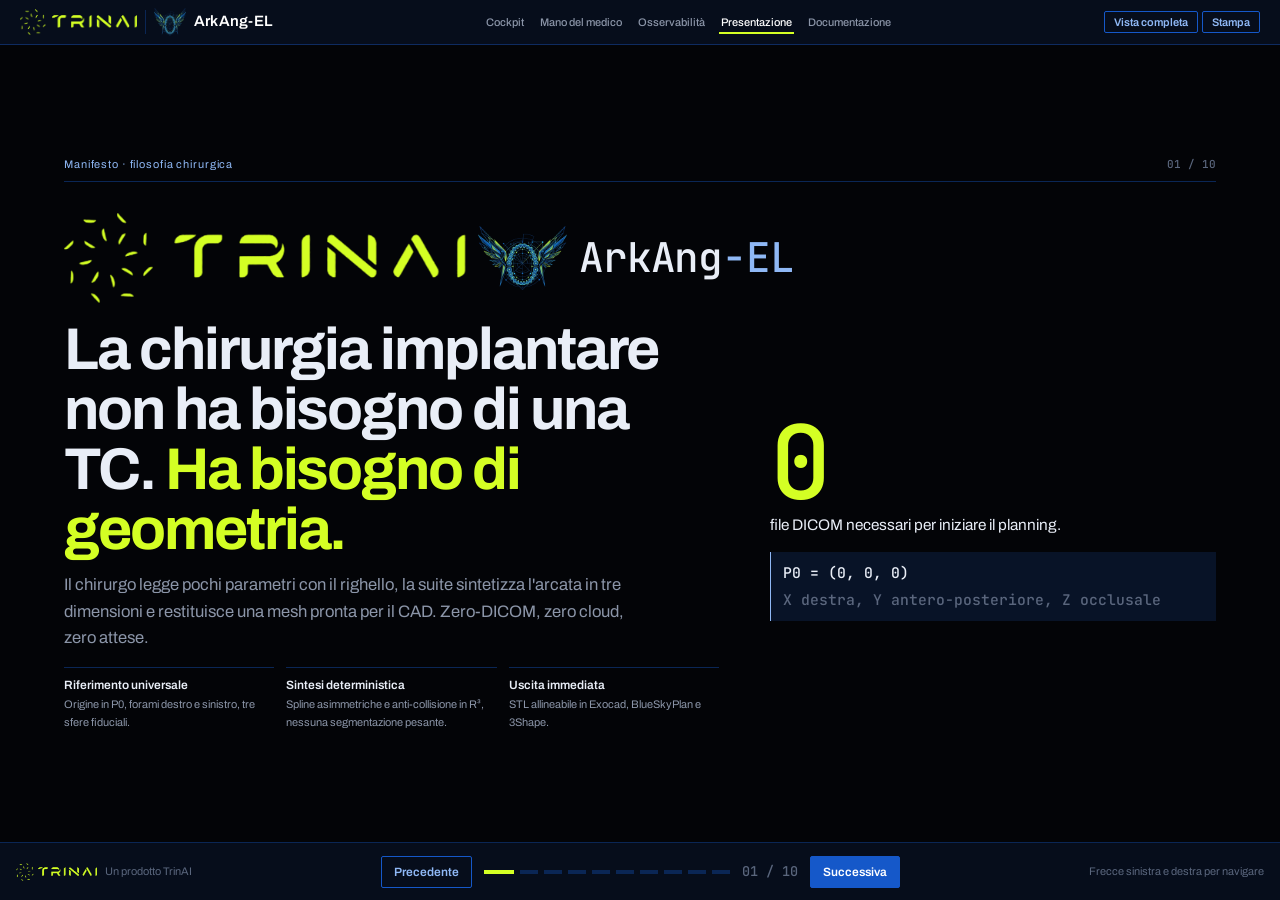
<file: arkangel_viewer/presentazione.html>
<!DOCTYPE html>
<html lang="it">
<head>
  <meta charset="UTF-8">
  <meta name="viewport" content="width=device-width, initial-scale=1.0">
  <title>ArkAng-EL · Presentazione</title>
  <link rel="icon" href="img/logo_trinai_petali.png" type="image/png">
  <link rel="stylesheet" href="style.css">
  <link rel="stylesheet" href="pagine.css">
</head>
<body class="pres-page">

  <header class="bp-navbar page-navbar">
    <div class="bp-nav-brand">
      <span class="trinai-logo-acid" role="img" aria-label="TrinAI"></span>
      <span class="brand-divider" aria-hidden="true"></span>
      <img class="arkangel-symbol-img" src="img/arkangel_icona_96.png" alt="">
      <span class="bp-nav-brand-title">ArkAng-EL</span>
    </div>

    <nav class="page-nav" aria-label="Menu principale">
      <ul class="bp-nav-links">
        <li><a class="bp-nav-link" href="index.html">Cockpit</a></li>
        <li><a class="bp-nav-link" href="ml_studio.html">Mano del medico</a></li>
        <li><a class="bp-nav-link" href="osservabilita.html">Osservabilità</a></li>
        <li><a class="bp-nav-link active" href="presentazione.html" aria-current="page">Presentazione</a></li>
        <li><a class="bp-nav-link" href="documentazione.html">Documentazione</a></li>
      </ul>
    </nav>

    <div class="pres-tools">
      <button type="button" id="btnToggleOverview" class="bp-btn-outline" aria-pressed="false">Vista completa</button>
      <button type="button" class="bp-btn-outline" onclick="window.print()">Stampa</button>
    </div>
  </header>

  <main class="pres-stage">

    <section class="pres-slide active" data-index="0">
      <div class="pres-inner">
        <div class="pres-topline">
          <span class="pres-kicker">Manifesto · filosofia chirurgica</span>
          <span class="pres-count">01 / 10</span>
        </div>

        <div class="pres-brandmark">
          <span class="trinai-logo-acid" role="img" aria-label="TrinAI"></span>
          <img class="arkangel-symbol-img" src="img/arkangel_simbolo_256.png" alt="">
          <span class="pres-brandname">ArkAng<span>-EL</span></span>
        </div>

        <div class="pres-layout">
          <div>
            <h1 class="pres-title">La chirurgia implantare non ha bisogno di una TC. <span class="pres-accent">Ha bisogno di geometria.</span></h1>
            <p class="pres-lead">
              Il chirurgo legge pochi parametri con il righello, la suite sintetizza
              l'arcata in tre dimensioni e restituisce una mesh pronta per il CAD.
              Zero-DICOM, zero cloud, zero attese.
            </p>

            <div class="pres-points">
              <div class="pres-point">
                <div class="pres-point-title">Riferimento universale</div>
                <div class="pres-point-text">Origine in P0, forami destro e sinistro, tre sfere fiduciali.</div>
              </div>
              <div class="pres-point">
                <div class="pres-point-title">Sintesi deterministica</div>
                <div class="pres-point-text">Spline asimmetriche e anti-collisione in R³, nessuna segmentazione pesante.</div>
              </div>
              <div class="pres-point">
                <div class="pres-point-title">Uscita immediata</div>
                <div class="pres-point-text">STL allineabile in Exocad, BlueSkyPlan e 3Shape.</div>
              </div>
            </div>
          </div>

          <div>
            <div class="pres-big">0</div>
            <div class="pres-big-note">file DICOM necessari per iniziare il planning.</div>
            <div class="pres-formula">
              P0 = (0, 0, 0)<br>
              <span class="eq-muted">X destra, Y antero-posteriore, Z occlusale</span>
            </div>
          </div>
        </div>
      </div>
    </section>

    <section class="pres-slide" data-index="1">
      <div class="pres-inner">
        <div class="pres-topline">
          <span class="pres-kicker">Cresta reale · topografia non ideale</span>
          <span class="pres-count">02 / 10</span>
        </div>

        <div class="pres-layout">
          <div>
            <h1 class="pres-title">La cresta non è piatta. È un <span class="pres-accent">dato di progetto.</span></h1>
            <p class="pres-lead">
              Sella concava, cratere post-estrattivo e deiscenza buccale non sono
              errori da correggere a mano: sono imperfezioni che il motore scava
              fisicamente nella spline e nell'STL.
            </p>

            <div class="pres-points">
              <div class="pres-point">
                <div class="pres-point-title">Sella concava</div>
                <div class="pres-point-text">Caduta posteriore controllata, non un arco piatto a Z = 0.</div>
              </div>
              <div class="pres-point">
                <div class="pres-point-title">Cratere locale</div>
                <div class="pres-point-text">Campana gaussiana centrata sul difetto indicato dal medico.</div>
              </div>
              <div class="pres-point">
                <div class="pres-point-title">Deiscenza buccale</div>
                <div class="pres-point-text">Restringimento effettivo della cresta, compensato dall'asse.</div>
              </div>
            </div>
          </div>

          <div>
            <div class="pres-formula accent">
              Z(x) = −|ΔZ<sub>sella</sub>| · (|x| / X<sub>max</sub>)<sup>1.6</sup><br>
              &nbsp;&nbsp;&nbsp;&nbsp;&nbsp;&nbsp;&nbsp;− |ΔZ<sub>def</sub>| · exp(−(x − x<sub>c</sub>)² / 2σ<sub>x</sub>²)
            </div>
            <div class="pres-formula">
              W<sub>eff</sub>(x) = W<sub>base</sub>(x)<br>
              &nbsp;&nbsp;&nbsp;&nbsp;&nbsp;&nbsp;&nbsp;− |ΔW<sub>def</sub>| · exp(−(x − x<sub>c</sub>)² / 2σ<sub>x</sub>²)
            </div>
            <p class="pres-figure-caption">
              La stessa geometria alimenta il cockpit WebGL e il file esportato per l'odontotecnico.
            </p>
          </div>
        </div>
      </div>
    </section>

    <section class="pres-slide" data-index="2">
      <div class="pres-inner">
        <div class="pres-topline">
          <span class="pres-kicker">Compensazioni · osso e protesi</span>
          <span class="pres-count">03 / 10</span>
        </div>

        <div class="pres-layout">
          <div>
            <h1 class="pres-title">Se l'osso scende, <span class="pres-accent">il MUA sale.</span></h1>
            <p class="pres-lead">
              Affondamento subcrestale e colletto transmucoso si compensano.
              Tutti i camini emergono sullo stesso piano protesico, anche su una
              cresta irregolare.
            </p>

            <div class="pres-points">
              <div class="pres-point">
                <div class="pres-point-title">Affondamento reale</div>
                <div class="pres-point-text">La fixture cerca il fondo osseo sano del cratere, non la quota ideale.</div>
              </div>
              <div class="pres-point">
                <div class="pres-point-title">Colletto variabile</div>
                <div class="pres-point-text">MUA da H1,5 a H5,5 per mantenere il piano occlusale.</div>
              </div>
              <div class="pres-point">
                <div class="pres-point-title">Tilt di sicurezza</div>
                <div class="pres-point-text">Inclinazione palatale o linguale quando la corticale è sottile.</div>
              </div>
            </div>
          </div>

          <div>
            <div class="pres-big">H5,5</div>
            <div class="pres-big-note">colletto massimo compensato, senza cantilever fuori misura.</div>
            <div class="pres-formula accent">
              H<sub>MUA</sub> = V<sub>prost</sub> − Z<sub>crest</sub> + H<sub>base</sub>
            </div>
            <div class="pres-figure">
              <svg viewBox="0 0 460 190" role="img" aria-label="Compensazione del cratere con MUA H5,5">
                <line x1="28" y1="38" x2="432" y2="38" class="chart-dash-soft"/>
                <text x="32" y="28" class="chart-label">Piano protesico</text>

                <path d="M 28 96 Q 120 96 190 100 Q 255 146 318 142 Q 380 112 432 114" class="chart-line-main"/>
                <text x="42" y="86" class="chart-label">Cresta regolare</text>
                <text x="246" y="164" class="chart-label-accent">Cratere osseo</text>

                <rect x="104" y="98" width="16" height="64" class="chart-bar"/>
                <rect x="102" y="76" width="20" height="22" class="chart-bar-safe"/>
                <line x1="112" y1="38" x2="112" y2="76" class="chart-line-soft"/>
                <text x="112" y="184" class="chart-label" text-anchor="middle">H2,5</text>

                <rect x="288" y="140" width="16" height="50" class="chart-bar"/>
                <rect x="286" y="88" width="20" height="52" class="chart-bar-warn"/>
                <line x1="296" y1="38" x2="296" y2="88" class="chart-line-accent"/>
                <text x="296" y="184" class="chart-label-accent" text-anchor="middle">H5,5 compensato</text>
              </svg>
              <div class="pres-figure-caption">La fixture scende nel cratere, il colletto recupera la quota.</div>
            </div>
          </div>
        </div>
      </div>
    </section>

    <section class="pres-slide" data-index="3">
      <div class="pres-inner">
        <div class="pres-topline">
          <span class="pres-kicker">Sicurezza · geometria esatta</span>
          <span class="pres-count">04 / 10</span>
        </div>

        <div class="pres-layout">
          <div>
            <h1 class="pres-title">Nessun impianto <span class="pres-accent">entra nel nervo.</span></h1>
            <p class="pres-lead">
              Il loop mentoniero e i pin della mascherina sono segmenti finiti nello
              spazio. La distanza minima è calcolata in forma chiusa e corretta prima
              dell'esportazione.
            </p>

            <div class="pres-points">
              <div class="pres-point">
                <div class="pres-point-title">Soglia del chirurgo</div>
                <div class="pres-point-text">Clearance minima forzata a 2,0 mm dal loop e dalla parete antrale.</div>
              </div>
              <div class="pres-point">
                <div class="pres-point-title">Pin protetti</div>
                <div class="pres-point-text">Se un pin si avvicina all'apice, viene traslato apicalmente.</div>
              </div>
              <div class="pres-point">
                <div class="pres-point-title">Correzione automatica</div>
                <div class="pres-point-text">Il tilt mesio-distale aumenta fino a rientrare nella soglia.</div>
              </div>
            </div>
          </div>

          <div>
            <div class="pres-big">≥ 2,0 mm</div>
            <div class="pres-big-note">distanza minima tra impianto e strutture nervose.</div>
            <div class="pres-formula accent">
              d<sub>min</sub>(S<sub>1</sub>, S<sub>2</sub>) = min<sub>s,t∈[0,1]</sub> ‖(P<sub>1</sub> + s·u) − (Q<sub>1</sub> + t·v)‖<sub>2</sub><br>
              <span class="eq-muted">− R<sub>impianto</sub> − R<sub>target</sub></span>
            </div>
            <p class="pres-figure-caption">
              Il vincolo non è una stima voxel: è la distanza esatta tra due segmenti sghembi.
            </p>
          </div>
        </div>
      </div>
    </section>

    <section class="pres-slide" data-index="4">
      <div class="pres-inner">
        <div class="pres-topline">
          <span class="pres-kicker">Biomeccanica · Skalak, Misch, Brunski</span>
          <span class="pres-count">05 / 10</span>
        </div>

        <div class="pres-layout">
          <div>
            <h1 class="pres-title">Il carico si decide <span class="pres-accent">in micrometri.</span></h1>
            <p class="pres-lead">
              Dalla densità Hounsfield al verdetto sul carico immediato: il modello
              combina classe ossea, spread antero-posteriore e cantilever in un'unica
              soglia biologica.
            </p>

            <div class="pres-points">
              <div class="pres-point">
                <div class="pres-point-title">D1 → D4</div>
                <div class="pres-point-text">La densità locale pesa sul torque e sulla stabilità primaria.</div>
              </div>
              <div class="pres-point">
                <div class="pres-point-title">AP spread</div>
                <div class="pres-point-text">La leva della Toronto Bridge governa il cantilever massimo.</div>
              </div>
              <div class="pres-point">
                <div class="pres-point-title">Soglia di Brunski</div>
                <div class="pres-point-text">Sotto 150 µm il carico immediato resta biologicamente difendibile.</div>
              </div>
            </div>
          </div>

          <div>
            <div class="pres-big">150 µm</div>
            <div class="pres-big-note">micromovimento massimo ammesso per l'osteointegrazione.</div>
            <div class="pres-formula accent">
              δ<sub>µm</sub> = 38 · (75 / ISQ<sub>min</sub>)<sup>2.3</sup><br>
              <span class="eq-muted">· (1 + 0,35 · L<sub>cant</sub> / AP)</span>
            </div>
            <div class="pres-formula">
              L<sub>cant,max</sub> = min(16 mm, AP · k<sub>Misch</sub> · c<sub>chirurgo</sub>)
            </div>
          </div>
        </div>
      </div>
    </section>

    <section class="pres-slide" data-index="5">
      <div class="pres-inner">
        <div class="pres-topline">
          <span class="pres-kicker">Forecasting · Google TimesFM 2.5</span>
          <span class="pres-count">06 / 10</span>
        </div>

        <div class="pres-layout">
          <div>
            <h1 class="pres-title">Il dip critico si prevede, <span class="pres-accent">non si subisce.</span></h1>
            <p class="pres-lead">
              La stabilità primaria scende mentre quella secondaria sale. TimesFM 2.5
              legge la traiettoria ISQ e proietta il consolidamento settimana per
              settimana, con bande q10–q90.
            </p>

            <div class="pres-points">
              <div class="pres-point">
                <div class="pres-point-title">Finestra W2–W4</div>
                <div class="pres-point-text">Il punto più fragile del percorso, previsto prima dell'intervento.</div>
              </div>
              <div class="pres-point">
                <div class="pres-point-title">Pesi locali</div>
                <div class="pres-point-text">200M parametri PyTorch, 925 MB, esecuzione offline.</div>
              </div>
              <div class="pres-point">
                <div class="pres-point-title">Zero-shot</div>
                <div class="pres-point-text">Nessun training sul singolo paziente, nessuna chiamata cloud.</div>
              </div>
            </div>
          </div>

          <div>
            <div class="pres-big">W3</div>
            <div class="pres-big-note">settimana del dip minimo previsto, il momento in cui decidere il carico.</div>
            <div class="pres-formula accent">
              ISQ(t) = ISQ<sub>0</sub> · e<sup>−t/τ<sub>d</sub></sup><br>
              <span class="eq-muted">+ A<sub>bio</sub> / (1 + e<sup>−(t−t<sub>0</sub>)/k</sup>) · D(t) − P<sub>overload</sub>(t)</span>
            </div>
            <div class="pres-figure">
              <svg viewBox="0 0 460 180" role="img" aria-label="Curva ISQ con dip critico alla settimana 3">
                <line x1="34" y1="150" x2="430" y2="150" class="chart-grid-line"/>
                <line x1="34" y1="20" x2="34" y2="150" class="chart-grid-line"/>
                <path d="M 34 42 Q 110 112 250 142 L 430 148" class="chart-line-soft"/>
                <path d="M 34 148 Q 130 134 200 76 Q 290 38 430 34" class="chart-line-main"/>
                <path d="M 34 44 Q 92 108 124 98 Q 190 52 300 40 L 430 36" class="chart-line-accent"/>
                <circle cx="112" cy="99" r="5" class="chart-dot-accent"/>
                <text x="120" y="94" class="chart-label-accent">W3 · dip</text>
                <text x="318" y="30" class="chart-label">TimesFM · q10–q90</text>
                <text x="34" y="166" class="chart-label">W0</text>
                <text x="414" y="166" class="chart-label">W16</text>
              </svg>
            </div>
          </div>
        </div>
      </div>
    </section>

    <section class="pres-slide" data-index="6">
      <div class="pres-inner">
        <div class="pres-topline">
          <span class="pres-kicker">Consenso · TabPFN v2</span>
          <span class="pres-count">07 / 10</span>
        </div>

        <div class="pres-layout">
          <div>
            <h1 class="pres-title">133 casi, <span class="pres-accent">un solo forward pass.</span></h1>
            <p class="pres-lead">
              TabPFN v2 legge l'intero corpus clinico in-context e restituisce tilt,
              dip ISQ e torque senza retraining. Il consenso fra sei modelli diventa
              un prior locale.
            </p>

            <div class="pres-points">
              <div class="pres-point">
                <div class="pres-point-title">Corpus unificato</div>
                <div class="pres-point-text">Argon, Codex, Opencode, ChatGPT, Grok e Perplexity sullo stesso protocollo.</div>
              </div>
              <div class="pres-point">
                <div class="pres-point-title">In-context learning</div>
                <div class="pres-point-text">Nessun addestramento aggiuntivo sul dataset del medico.</div>
              </div>
              <div class="pres-point">
                <div class="pres-point-title">Checkpoint locale</div>
                <div class="pres-point-text">44,4 MB, inferenza su CPU o GPU della workstation.</div>
              </div>
            </div>
          </div>

          <div>
            <div class="pres-big">133</div>
            <div class="pres-big-note">casi clinici sintetici e validati nel dataset master.</div>
            <div class="pres-formula accent">
              p(y<sub>query</sub> | x<sub>query</sub>, D<sub>133</sub>) =<br>
              <span class="eq-muted">TabPFN<sub>θ</sub>(x<sub>query</sub>, {(x<sub>i</sub>, y<sub>i</sub>)<sub>i=1..133</sub>})</span>
            </div>
            <p class="pres-figure-caption">Zero cloud. Zero pesi scaricati a runtime.</p>
          </div>
        </div>
      </div>
    </section>

    <section class="pres-slide" data-index="7">
      <div class="pres-inner">
        <div class="pres-topline">
          <span class="pres-kicker">Personalizzazione · mano del medico</span>
          <span class="pres-count">08 / 10</span>
        </div>

        <div class="pres-layout">
          <div>
            <h1 class="pres-title">La mano del chirurgo <span class="pres-accent">diventa un parametro.</span></h1>
            <p class="pres-lead">
              Ogni operatore inclina, accorcia e margina in modo diverso. Il registro
              dei casi operati addestra una Ridge L2 in forma chiusa e sincronizza i
              prior usati dal cockpit.
            </p>

            <div class="pres-points">
              <div class="pres-point">
                <div class="pres-point-title">Registro reale</div>
                <div class="pres-point-text">Anatomia del paziente e scelta effettivamente eseguita in sala.</div>
              </div>
              <div class="pres-point">
                <div class="pres-point-title">Multi-target</div>
                <div class="pres-point-text">Tilt, cantilever, altezza MUA e dip ISQ con R² fino a 0,99.</div>
              </div>
              <div class="pres-point">
                <div class="pres-point-title">Trasparenza</div>
                <div class="pres-point-text">Feature importance sempre visibile al medico.</div>
              </div>
            </div>

            <div class="pres-actions">
              <a class="bp-btn-outline" href="ml_studio.html">Apri Mano del medico</a>
            </div>
          </div>

          <div>
            <div class="pres-big">0,99</div>
            <div class="pres-big-note">R² sul tilt distale appreso dai casi del chirurgo.</div>
            <div class="pres-formula accent">
              β̂ = (Z<sup>T</sup>Z + λI)<sup>−1</sup> Z<sup>T</sup> y<sub>chirurgo</sub>
            </div>
            <p class="pres-figure-caption">
              Il modello non sostituisce la mano: la rende ripetibile e verificabile.
            </p>
          </div>
        </div>
      </div>
    </section>

    <section class="pres-slide" data-index="8">
      <div class="pres-inner">
        <div class="pres-topline">
          <span class="pres-kicker">Osservabilità · sicurezza verificabile</span>
          <span class="pres-count">09 / 10</span>
        </div>

        <div class="pres-layout">
          <div>
            <h1 class="pres-title">Ogni calcolo lascia <span class="pres-accent">una traccia verificabile.</span></h1>
            <p class="pres-lead">
              Telemetria, sei guardrail, model drift e Monte Carlo. Il sistema dichiara
              che cosa ha fatto, con quale margine e con quale livello di confidenza.
            </p>

            <div class="pres-points">
              <div class="pres-point">
                <div class="pres-point-title">Tempi</div>
                <div class="pres-point-text">P50, P95 e P99 del risolutore e dell'inferenza, sempre visibili.</div>
              </div>
              <div class="pres-point">
                <div class="pres-point-title">Guardrail</div>
                <div class="pres-point-text">Nervo, pin, crateri, MUA, micromovimento e canale nasopalatino.</div>
              </div>
              <div class="pres-point">
                <div class="pres-point-title">Robustezza</div>
                <div class="pres-point-text">Errore del righello simulato su 60–100 perturbazioni.</div>
              </div>
            </div>

            <div class="pres-actions">
              <a class="bp-btn-outline" href="osservabilita.html">Apri Osservabilità</a>
            </div>
          </div>

          <div>
            <div class="pres-big">100%</div>
            <div class="pres-big-note">delle perturbazioni resta sopra 2,0 mm di clearance dal nervo.</div>
            <div class="pres-formula accent">
              X<sub>pert</sub> ~ N(X<sub>medico</sub>, σ² = 0,45²)<br>
              <span class="eq-muted">clearance ≥ 2,0 mm su ogni iterazione</span>
            </div>
          </div>
        </div>
      </div>
    </section>

    <section class="pres-slide" data-index="9">
      <div class="pres-inner">
        <div class="pres-topline">
          <span class="pres-kicker">Architettura · deployment clinico</span>
          <span class="pres-count">10 / 10</span>
        </div>

        <div class="pres-brandmark">
          <span class="trinai-logo-acid" role="img" aria-label="TrinAI"></span>
          <img class="arkangel-symbol-img" src="img/arkangel_simbolo_256.png" alt="">
          <span class="pres-brandname">ArkAng<span>-EL</span></span>
        </div>

        <div class="pres-layout">
          <div>
            <h1 class="pres-title">Tutto dentro una cartella. <span class="pres-accent">Anche l'AI.</span></h1>
            <p class="pres-lead">
              Runtime Python, pesi TimesFM e TabPFN, dataset, cockpit, ML Studio e
              documentazione. Si copia su una chiavetta e si apre sulla workstation
              clinica, senza installare nulla.
            </p>

            <div class="pres-steps">
              <div class="pres-step">
                <div class="pres-step-num">01</div>
                <div class="pres-step-title">Misure in 30 secondi</div>
                <div class="pres-step-text">Semicorde, frecce, loop, HU e imperfezioni locali.</div>
              </div>
              <div class="pres-step">
                <div class="pres-step-num">02</div>
                <div class="pres-step-title">Verifica biomeccanica</div>
                <div class="pres-step-text">ISQ, Brunski, MUA e mano del medico nello stesso passaggio.</div>
              </div>
              <div class="pres-step">
                <div class="pres-step-num">03</div>
                <div class="pres-step-title">STL e tre sfere</div>
                <div class="pres-step-text">Allineamento point-based in Exocad, BlueSkyPlan o 3Shape.</div>
              </div>
            </div>

            <div class="pres-actions">
              <a class="bp-btn-solid" href="index.html">Vai al cockpit</a>
              <a class="bp-btn-outline" href="documentazione.html">Manuale tecnico</a>
            </div>
          </div>

          <div>
            <div class="pres-big">1</div>
            <div class="pres-big-note">cartella trasportabile. Nessun server esterno, nessuna licenza cloud.</div>
            <div class="pres-formula">
              ArkAng-EL_Suite/<br>
              <span class="eq-muted">runtime · models · data · web</span>
            </div>
            <p class="pres-figure-caption">
              Un prodotto TrinAI · ArkAng-EL, progettato per l'eccellenza chirurgica.
            </p>
          </div>
        </div>
      </div>
    </section>

  </main>

  <footer class="pres-controls">
    <div class="pres-credit">
      <span class="trinai-logo-acid-sm" role="img" aria-label="TrinAI"></span>
      <span>Un prodotto TrinAI</span>
    </div>

    <div class="pres-nav">
      <button type="button" id="btnPrevSlide" class="bp-btn-outline">Precedente</button>
      <div id="dotNav" class="pres-dots" aria-label="Navigazione slide"></div>
      <span class="pres-count" id="presCount">01 / 10</span>
      <button type="button" id="btnNextSlide" class="bp-btn-solid">Successiva</button>
    </div>

    <span class="pres-hint">Frecce sinistra e destra per navigare</span>
  </footer>

  <script>
    const slides = Array.from(document.querySelectorAll(".pres-slide"));
    const dotNav = document.getElementById("dotNav");
    const presCount = document.getElementById("presCount");
    const overviewBtn = document.getElementById("btnToggleOverview");
    let currentSlide = 0;

    function pad(n) {
      return String(n).padStart(2, "0");
    }

    function renderDots() {
      dotNav.innerHTML = "";
      slides.forEach((_, idx) => {
        const b = document.createElement("button");
        b.type = "button";
        b.className = "pres-dot" + (idx === currentSlide ? " active" : "");
        b.title = `Vai alla slide ${idx + 1}`;
        b.setAttribute("aria-label", `Vai alla slide ${idx + 1}`);
        b.addEventListener("click", () => goToSlide(idx));
        dotNav.appendChild(b);
      });
    }

    function goToSlide(idx) {
      currentSlide = (idx + slides.length) % slides.length;
      slides.forEach((s, i) => s.classList.toggle("active", i === currentSlide));
      presCount.textContent = `${pad(currentSlide + 1)} / ${pad(slides.length)}`;
      renderDots();

      if (document.body.classList.contains("pres-overview")) {
        slides[currentSlide].scrollIntoView({ block: "start" });
      }
    }

    document.getElementById("btnPrevSlide").addEventListener("click", () => goToSlide(currentSlide - 1));
    document.getElementById("btnNextSlide").addEventListener("click", () => goToSlide(currentSlide + 1));

    overviewBtn.addEventListener("click", () => {
      const overview = document.body.classList.toggle("pres-overview");
      overviewBtn.textContent = overview ? "Vista slide" : "Vista completa";
      overviewBtn.setAttribute("aria-pressed", String(overview));
      if (!overview) {
        slides[currentSlide].scrollIntoView({ block: "start" });
      }
    });

    window.addEventListener("keydown", (e) => {
      if (document.body.classList.contains("pres-overview")) return;
      if (e.key === "ArrowRight" || e.key === "PageDown" || e.key === " ") {
        e.preventDefault();
        goToSlide(currentSlide + 1);
      } else if (e.key === "ArrowLeft" || e.key === "PageUp") {
        e.preventDefault();
        goToSlide(currentSlide - 1);
      }
    });

    goToSlide(0);
  </script>
</body>
</html>
</file>
<file: real_cockpit/stile.css>
﻿/* ==========================================================================
   VICTOR · Arcada Demo — COCKPIT DIREZIONALE
   DIREZIONE DI STILE: SALA DI CONTROLLO VIVA (REEL DI RIFERIMENTO)
   Atelier TrinAI · Architettura a 60 FPS con Staffe agli Angoli
   ========================================================================== */

:root {
  /* Fondi Sala di Controllo */
  --bg-canvas: #070a0f;
  --bg-panel: #0c111a;
  --bg-panel-header: #101724;
  --bg-subpanel: #080d15;
  --bg-card: rgba(14, 21, 33, 0.7);
  --bg-overlay: rgba(7, 10, 15, 0.88);

  /* Accenti Cromatici di Riferimento */
  --accent-orange: #f97316;
  --accent-orange-glow: rgba(249, 115, 22, 0.28);
  --accent-orange-dim: rgba(249, 115, 22, 0.12);

  --accent-cyan: #38bdf8;
  --accent-cyan-glow: rgba(56, 189, 248, 0.28);
  --accent-cyan-dim: rgba(56, 189, 248, 0.12);

  --accent-green: #10b981;
  --accent-green-glow: rgba(16, 185, 129, 0.28);
  --accent-green-dim: rgba(16, 185, 129, 0.12);

  --accent-purple: #a855f7;
  --accent-purple-glow: rgba(168, 85, 247, 0.28);
  --accent-purple-dim: rgba(168, 85, 247, 0.12);

  --accent-pink: #ec4899;
  --accent-pink-glow: rgba(236, 72, 153, 0.28);
  --accent-pink-dim: rgba(236, 72, 153, 0.12);

  --accent-gold: #c9a24b;
  --accent-gold-glow: rgba(201, 162, 75, 0.28);
  --accent-gold-dim: rgba(201, 162, 75, 0.12);

  --petrol-Arcada: #00364a;
  --petrol-Arcada-light: #0d4a63;

  /* Testi e Contrasto */
  --text-primary: #f8fafc;
  --text-secondary: #94a3b8;
  --text-muted: #64748b;
  --text-dimmed: #475569;

  /* Bordi e Griglia */
  --border-subtle: rgba(255, 255, 255, 0.08);
  --border-medium: rgba(255, 255, 255, 0.14);
  --border-highlight: rgba(249, 115, 22, 0.4);

  /* Tipografia */
  --font-mono: 'JetBrains Mono', ui-monospace, SFMono-Regular, Menlo, Monaco, Consolas, monospace;
  --font-sans: 'Plus Jakarta Sans', -apple-system, BlinkMacSystemFont, 'Segoe UI', Roboto, sans-serif;
  --font-brand: 'Titillium Web', -apple-system, BlinkMacSystemFont, sans-serif;

  --trans-fast: 0.18s cubic-bezier(0.16, 1, 0.3, 1);
  --trans-smooth: 0.28s cubic-bezier(0.16, 1, 0.3, 1);
}

/* Reset Globale */
*, *::before, *::after {
  box-sizing: border-box;
  margin: 0;
  padding: 0;
}

html {
  font-size: 14px;
  background-color: var(--bg-canvas);
  color: var(--text-primary);
  font-family: var(--font-sans);
  text-rendering: optimizeLegibility;
  -webkit-font-smoothing: antialiased;
}

body {
  min-height: 100vh;
  display: flex;
  flex-direction: column;
  overflow-x: hidden;
  background-color: var(--bg-canvas);
  background-image: 
    linear-gradient(rgba(255, 255, 255, 0.018) 1px, transparent 1px),
    linear-gradient(90deg, rgba(255, 255, 255, 0.018) 1px, transparent 1px);
  background-size: 40px 40px;
  background-position: -1px -1px;
}

/* ==========================================================================
   1. TESTATA SUPERIORE A 4 CONTATORI E BADGE ARANCIO
   ========================================================================== */
.cockpit-header {
  display: flex;
  align-items: center;
  justify-content: space-between;
  padding: 12px 24px;
  background-color: #080c14;
  border-bottom: 1px solid var(--border-subtle);
  position: sticky;
  top: 0;
  z-index: 100;
  gap: 20px;
}

.header-left-col {
  display: flex;
  align-items: center;
  gap: 16px;
  flex-shrink: 0;
}

/* Riquadro arancione pieno di riferimento: VICTOR · Arcada Demo */
.brand-hero-block {
  display: flex;
  flex-direction: column;
  gap: 3px;
}

.brand-hero-pill {
  background-color: var(--accent-orange);
  color: #070a0f;
  font-family: var(--font-mono);
  font-weight: 800;
  font-size: 15px;
  letter-spacing: 0.8px;
  padding: 6px 14px;
  border-radius: 4px;
  display: inline-flex;
  align-items: center;
  gap: 8px;
  box-shadow: 0 0 16px var(--accent-orange-glow);
  text-transform: uppercase;
}

.brand-hero-pill .pill-star {
  font-size: 12px;
}

.brand-hero-meta {
  font-family: var(--font-mono);
  font-size: 11px;
  color: var(--text-muted);
  letter-spacing: 0.5px;
  padding-left: 2px;
}

/* Dicitura centrale di sincronizzazione */
.header-center-col {
  display: flex;
  flex-direction: column;
  align-items: center;
  gap: 4px;
  text-align: center;
  flex: 1;
}

.header-mission-badge {
  display: inline-flex;
  align-items: center;
  gap: 8px;
  background: rgba(255, 255, 255, 0.03);
  border: 1px solid var(--border-subtle);
  padding: 4px 12px;
  border-radius: 20px;
  font-family: var(--font-mono);
  font-size: 11px;
  color: var(--text-secondary);
}

.mission-pulse {
  width: 7px;
  height: 7px;
  border-radius: 50%;
  background: var(--accent-green);
  box-shadow: 0 0 8px var(--accent-green);
  animation: pulseGreen 2s infinite ease-in-out;
}

@keyframes pulseGreen {
  0%, 100% { opacity: 1; transform: scale(1); }
  50% { opacity: 0.4; transform: scale(0.85); }
}

.header-lobi-strip {
  font-family: var(--font-mono);
  font-size: 11px;
  color: var(--text-dimmed);
  letter-spacing: 0.4px;
}

.header-lobi-strip span {
  color: var(--text-secondary);
}

/* 4 Grandi Contatori di Riferimento a destra */
.header-right-col {
  display: flex;
  align-items: center;
  gap: 24px;
  flex-shrink: 0;
}

.header-counters {
  display: flex;
  align-items: center;
  gap: 20px;
  padding-right: 16px;
  border-right: 1px solid var(--border-subtle);
}

.counter-box {
  display: flex;
  flex-direction: column;
  align-items: flex-end;
}

.counter-label {
  font-family: var(--font-mono);
  font-size: 10px;
  font-weight: 600;
  text-transform: uppercase;
  color: var(--text-muted);
  letter-spacing: 0.6px;
  margin-bottom: 2px;
}

.counter-value {
  font-family: var(--font-mono);
  font-size: 26px;
  font-weight: 700;
  line-height: 1;
  color: var(--text-primary);
  font-feature-settings: "tnum" 1;
}

.counter-value.c-cyan {
  color: var(--accent-cyan);
  text-shadow: 0 0 12px var(--accent-cyan-glow);
}

.counter-value.c-orange {
  color: var(--accent-orange);
  text-shadow: 0 0 12px var(--accent-orange-glow);
}

.counter-value.c-gold {
  color: var(--accent-gold);
}

/* Azioni testata: Privacy Toggle & Firma Atelier */
.header-meta-actions {
  display: flex;
  flex-direction: column;
  align-items: flex-end;
  gap: 6px;
}

.btn-privacy-toggle {
  background: rgba(255, 255, 255, 0.04);
  border: 1px solid var(--border-subtle);
  color: var(--text-secondary);
  font-family: var(--font-mono);
  font-size: 11px;
  padding: 4px 10px;
  border-radius: 4px;
  cursor: pointer;
  display: inline-flex;
  align-items: center;
  gap: 6px;
  transition: var(--trans-fast);
}

.btn-privacy-toggle:hover {
  background: rgba(255, 255, 255, 0.08);
  border-color: var(--border-medium);
  color: var(--text-primary);
}

.btn-privacy-toggle.active {
  border-color: var(--accent-gold);
  color: var(--accent-gold);
  background: var(--accent-gold-dim);
}

.header-signatures {
  display: flex;
  align-items: center;
  gap: 10px;
  font-family: var(--font-mono);
  font-size: 10px;
  color: var(--text-dimmed);
}

.header-signatures img {
  height: 16px;
  width: auto;
  opacity: 0.7;
}

.discreet-demo-badge {
  background: rgba(245, 158, 11, 0.1);
  color: var(--accent-gold);
  border: 1px dashed rgba(245, 158, 11, 0.3);
  padding: 1px 6px;
  border-radius: 3px;
  font-size: 9px;
  letter-spacing: 0.5px;
}

/* ==========================================================================
   2. BARRA DI NAVIGAZIONE A 8 TAB IN MONOSPAZIO
   ========================================================================== */
.cockpit-nav {
  display: flex;
  align-items: stretch;
  background-color: #0a0f18;
  border-bottom: 1px solid var(--border-subtle);
  padding: 0 14px;
  gap: 2px;
  overflow-x: auto;
  scrollbar-width: none;
}

.cockpit-nav::-webkit-scrollbar {
  display: none;
}

.nav-tab {
  background: none;
  border: none;
  border-bottom: 2px solid transparent;
  color: var(--text-muted);
  font-family: var(--font-mono);
  font-size: 11px;
  font-weight: 500;
  text-transform: uppercase;
  letter-spacing: 0.35px;
  padding: 10px 10px;
  cursor: pointer;
  white-space: nowrap;
  display: flex;
  align-items: center;
  gap: 5px;
  transition: var(--trans-fast);
}

.nav-tab .tab-idx {
  color: var(--text-dimmed);
  font-weight: 600;
}

.nav-tab:hover {
  color: var(--text-primary);
  background: rgba(255, 255, 255, 0.02);
}

.nav-tab.active {
  color: var(--accent-orange);
  border-bottom-color: var(--accent-orange);
  background: rgba(249, 115, 22, 0.04);
}

.nav-tab.active .tab-idx {
  color: var(--accent-orange);
}

.tab-badge {
  background: var(--accent-orange);
  color: #000;
  font-size: 9px;
  font-weight: 700;
  padding: 1px 5px;
  border-radius: 2px;
}

/* ==========================================================================
   3. STRUTTURA DELLE VISTE E PANNELLI CON STAFFE AGLI ANGOLI
   ========================================================================== */
.cockpit-viewport {
  flex: 1;
  padding: 20px 24px;
  max-width: 1680px;
  margin: 0 auto;
  width: 100%;
}

.view-container {
  display: none;
  animation: fadeIn 0.25s ease-out;
}

.view-container.active {
  display: block;
}

@keyframes fadeIn {
  from { opacity: 0; transform: translateY(3px); }
  to { opacity: 1; transform: translateY(0); }
}

/* IL PANNELLO CON LE STAFFE AGLI ANGOLI (Corner Brackets) */
.ctrl-panel {
  position: relative;
  background-color: var(--bg-panel);
  border: 1px solid var(--border-subtle);
  border-radius: 2px;
  margin-bottom: 20px;
  --bracket-color: var(--accent-orange);
}

/* Le 4 Staffe a "L" */
.ctrl-panel .bracket {
  position: absolute;
  width: 9px;
  height: 9px;
  pointer-events: none;
  z-index: 5;
}

.ctrl-panel .bracket.tl {
  top: -1px;
  left: -1px;
  border-top: 2px solid var(--bracket-color);
  border-left: 2px solid var(--bracket-color);
}

.ctrl-panel .bracket.tr {
  top: -1px;
  right: -1px;
  border-top: 2px solid var(--bracket-color);
  border-right: 2px solid var(--bracket-color);
}

.ctrl-panel .bracket.bl {
  bottom: -1px;
  left: -1px;
  border-bottom: 2px solid var(--bracket-color);
  border-left: 2px solid var(--bracket-color);
}

.ctrl-panel .bracket.br {
  bottom: -1px;
  right: -1px;
  border-bottom: 2px solid var(--bracket-color);
  border-right: 2px solid var(--bracket-color);
}

/* Variazioni cromatiche delle staffe */
.ctrl-panel.bracket-cyan {
  --bracket-color: var(--accent-cyan);
}
.ctrl-panel.bracket-green {
  --bracket-color: var(--accent-green);
}
.ctrl-panel.bracket-purple {
  --bracket-color: var(--accent-purple);
}
.ctrl-panel.bracket-pink {
  --bracket-color: var(--accent-pink);
}
.ctrl-panel.bracket-gold {
  --bracket-color: var(--accent-gold);
}

/* Intestazione Pannello Monospazio Numerata (stile riferimento) */
.panel-header {
  display: flex;
  align-items: center;
  justify-content: space-between;
  padding: 8px 14px;
  background-color: var(--bg-panel-header);
  border-bottom: 1px solid var(--border-subtle);
  font-family: var(--font-mono);
}

.panel-header-left {
  display: flex;
  align-items: center;
  gap: 10px;
}

.panel-num-pill {
  background-color: var(--bracket-color);
  color: #070a0f;
  font-weight: 800;
  font-size: 10px;
  padding: 2px 6px;
  border-radius: 2px;
  letter-spacing: 0.5px;
}

.panel-title {
  font-size: 12px;
  font-weight: 700;
  text-transform: uppercase;
  letter-spacing: 0.8px;
  color: var(--text-primary);
}

.panel-subtitle {
  font-size: 11px;
  color: var(--text-muted);
  letter-spacing: 0.4px;
}

.panel-header-right {
  display: flex;
  align-items: center;
  gap: 12px;
}

.panel-telemetry-tag {
  font-size: 11px;
  color: var(--text-muted);
  letter-spacing: 0.5px;
}

.panel-telemetry-tag strong {
  color: var(--text-secondary);
}

.panel-body {
  padding: 16px;
  position: relative;
}

/* ==========================================================================
   4. TORRE DI CONTROLLO: IL GRAFO VIVO A 60 FPS (HERO PANEL)
   ========================================================================== */
.graph-container {
  position: relative;
  width: 100%;
  height: 570px;
  background-color: #070b12;
  overflow: hidden;
  border-radius: 2px;
}

#grafoMemoriaCanvas {
  display: block;
  width: 100%;
  height: 100%;
  cursor: grab;
}

#grafoMemoriaCanvas:active {
  cursor: grabbing;
}

/* Legenda Nodi a sinistra nel pannello del Grafo */
.graph-legend-overlay {
  position: absolute;
  top: 14px;
  left: 14px;
  background: rgba(12, 17, 26, 0.85);
  border: 1px solid var(--border-subtle);
  backdrop-filter: blur(8px);
  padding: 10px 14px;
  border-radius: 3px;
  font-family: var(--font-mono);
  z-index: 10;
  pointer-events: auto;
  min-width: 190px;
}

.legend-title {
  font-size: 10px;
  font-weight: 700;
  text-transform: uppercase;
  color: var(--text-muted);
  letter-spacing: 0.6px;
  margin-bottom: 8px;
}

.legend-row {
  display: flex;
  align-items: center;
  justify-content: space-between;
  font-size: 11px;
  color: var(--text-secondary);
  margin-bottom: 5px;
  gap: 12px;
}

.legend-row-label {
  display: flex;
  align-items: center;
  gap: 7px;
}

.legend-dot {
  width: 8px;
  height: 8px;
  border-radius: 50%;
  flex-shrink: 0;
}

.dot-orange { background-color: var(--accent-orange); box-shadow: 0 0 6px var(--accent-orange); }
.dot-cyan { background-color: var(--accent-cyan); box-shadow: 0 0 6px var(--accent-cyan); }
.dot-green { background-color: var(--accent-green); box-shadow: 0 0 6px var(--accent-green); }
.dot-purple { background-color: var(--accent-purple); box-shadow: 0 0 6px var(--accent-purple); }
.dot-pink { background-color: var(--accent-pink); box-shadow: 0 0 6px var(--accent-pink); }
.dot-gold { background-color: var(--accent-gold); box-shadow: 0 0 6px var(--accent-gold); }

.legend-val {
  font-weight: 600;
  color: var(--text-primary);
}

.legend-footer {
  font-size: 9.5px;
  color: var(--text-dimmed);
  margin-top: 8px;
  border-top: 1px solid var(--border-subtle);
  padding-top: 6px;
  letter-spacing: 0.3px;
}

/* Card HUD Dinamica che segue l'evento live del Grafo */
.graph-hud-card {
  position: absolute;
  top: 14px;
  right: 14px;
  background: rgba(12, 17, 26, 0.9);
  border: 1px solid var(--border-medium);
  backdrop-filter: blur(8px);
  padding: 12px 16px;
  border-radius: 4px;
  font-family: var(--font-mono);
  z-index: 10;
  max-width: 380px;
  box-shadow: 0 8px 24px rgba(0, 0, 0, 0.6);
  border-left: 3px solid var(--accent-orange);
  transition: var(--trans-fast);
}

.hud-top-meta {
  display: flex;
  align-items: center;
  justify-content: space-between;
  margin-bottom: 6px;
}

.hud-tag {
  background: var(--accent-orange-dim);
  color: var(--accent-orange);
  font-size: 9.5px;
  font-weight: 700;
  padding: 2px 6px;
  border-radius: 2px;
  letter-spacing: 0.6px;
  text-transform: uppercase;
}

.hud-time {
  font-size: 10px;
  color: var(--text-muted);
}

.hud-event-title {
  font-size: 13px;
  font-weight: 600;
  color: var(--text-primary);
  margin-bottom: 4px;
  line-height: 1.35;
}

.hud-event-detail {
  font-size: 11px;
  color: var(--text-secondary);
  line-height: 1.4;
}

/* Pillole flottanti sui nodi del grafo disegnate dal canvas */

/* ==========================================================================
   5. GRIGLIA PANNELLI VIVI INFERIORE (02 ALBERO, 03 MEMORIA, 04 COMPAGNO, 05 CICLO, 06 MAPPA)
   ========================================================================== */
.panels-grid-row {
  display: grid;
  grid-template-columns: repeat(2, 1fr);
  gap: 20px;
  margin-bottom: 20px;
}

.panels-grid-trio {
  display: grid;
  grid-template-columns: repeat(3, 1fr);
  gap: 20px;
  margin-bottom: 20px;
}

/* PANNELLO 02: ALBERO DEI LOBI E 10 SEDI */
.tree-panel-layout {
  display: grid;
  grid-template-columns: 220px 1fr;
  gap: 16px;
  align-items: stretch;
}

.tree-code-sidebar {
  background-color: var(--bg-subpanel);
  border: 1px solid var(--border-subtle);
  border-radius: 2px;
  padding: 12px;
  font-family: var(--font-mono);
  font-size: 11px;
  display: flex;
  flex-direction: column;
  gap: 6px;
}

.tree-code-sidebar .code-line {
  color: var(--text-secondary);
  line-height: 1.5;
}

.tree-code-sidebar .code-comment {
  color: var(--text-dimmed);
}

.tree-code-sidebar .code-accent {
  color: var(--accent-cyan);
}

.tree-code-sidebar .code-orange {
  color: var(--accent-orange);
}

.tree-canvas-wrapper {
  position: relative;
  background-color: var(--bg-subpanel);
  border: 1px solid var(--border-subtle);
  border-radius: 2px;
  height: 250px;
  overflow: hidden;
}

#treeBezierSvg {
  width: 100%;
  height: 100%;
}

/* PANNELLO 03: AI-MEMORY E SCANSIONI */
.memory-tasks-stack {
  display: flex;
  flex-direction: column;
  gap: 14px;
}

.memory-task-card {
  background-color: var(--bg-subpanel);
  border: 1px solid var(--border-subtle);
  border-radius: 2px;
  padding: 12px 14px;
  font-family: var(--font-mono);
}

.task-card-header {
  display: flex;
  justify-content: space-between;
  align-items: center;
  font-size: 11px;
  color: var(--text-secondary);
  margin-bottom: 6px;
}

.task-card-title {
  color: var(--text-primary);
  font-weight: 600;
}

.progress-track {
  height: 6px;
  background: rgba(255, 255, 255, 0.06);
  border-radius: 3px;
  overflow: hidden;
  position: relative;
}

.progress-fill {
  height: 100%;
  border-radius: 3px;
  transition: width 0.6s ease;
  position: relative;
}

.fill-orange {
  background: linear-gradient(90deg, #ea580c, #f97316);
  box-shadow: 0 0 10px var(--accent-orange);
}

.fill-cyan {
  background: linear-gradient(90deg, #0284c7, #38bdf8);
  box-shadow: 0 0 10px var(--accent-cyan);
}

.memory-subboxes-grid {
  display: grid;
  grid-template-columns: repeat(2, 1fr);
  gap: 10px;
  margin-top: 12px;
}

.subbox-terminal {
  background: rgba(0, 0, 0, 0.35);
  border: 1px solid var(--border-subtle);
  border-radius: 2px;
  padding: 8px 10px;
  font-family: var(--font-mono);
  font-size: 10.5px;
}

.subbox-name {
  color: var(--text-muted);
  margin-bottom: 3px;
}

.subbox-val {
  color: var(--text-primary);
  font-weight: 600;
}

/* PANNELLO 04: COMPAGNO DIREZIONALE & VOCE */
.voice-phone-viewport {
  background-color: var(--bg-subpanel);
  border: 1px solid var(--border-subtle);
  border-radius: 6px;
  padding: 14px;
  display: flex;
  flex-direction: column;
  gap: 12px;
  min-height: 250px;
}

.phone-top-bar {
  display: flex;
  align-items: center;
  justify-content: space-between;
  font-family: var(--font-mono);
  font-size: 10.5px;
  color: var(--text-muted);
  border-bottom: 1px solid var(--border-subtle);
  padding-bottom: 8px;
}

.phone-chat-bubble {
  padding: 10px 12px;
  border-radius: 6px;
  font-size: 12px;
  line-height: 1.45;
}

.bubble-user {
  background: rgba(56, 189, 248, 0.08);
  border: 1px solid rgba(56, 189, 248, 0.2);
  color: var(--accent-cyan);
  align-self: flex-start;
  font-family: var(--font-mono);
}

.bubble-victor {
  background: rgba(249, 115, 22, 0.08);
  border: 1px solid rgba(249, 115, 22, 0.2);
  color: var(--text-primary);
}

.voice-waveform-container {
  display: flex;
  align-items: center;
  gap: 3px;
  height: 38px;
  padding: 4px 8px;
  background: rgba(0, 0, 0, 0.4);
  border-radius: 4px;
  border: 1px solid var(--border-subtle);
}

.wave-bar {
  flex: 1;
  background-color: var(--accent-cyan);
  border-radius: 1px;
  min-height: 4px;
  animation: waveMotion 1.2s infinite ease-in-out;
}

@keyframes waveMotion {
  0%, 100% { height: 15%; opacity: 0.3; }
  50% { height: 95%; opacity: 1; background-color: var(--accent-orange); }
}

/* PANNELLO 05: CICLO GIORNO/NOTTE & LEZIONI */
.cycle-panel-layout {
  display: grid;
  grid-template-columns: 140px 1fr;
  gap: 16px;
  align-items: center;
  min-height: 250px;
}

.analog-clock-container {
  width: 130px;
  height: 130px;
  position: relative;
  margin: 0 auto;
}

#dialClockSvg {
  width: 100%;
  height: 100%;
}

.rules-dot-matrix-box {
  display: flex;
  flex-direction: column;
  gap: 10px;
  font-family: var(--font-mono);
}

.dot-matrix-title {
  font-size: 10.5px;
  color: var(--text-muted);
  text-transform: uppercase;
  letter-spacing: 0.6px;
}

.dot-grid {
  display: grid;
  grid-template-columns: repeat(12, 1fr);
  gap: 4px;
  background: var(--bg-subpanel);
  padding: 10px;
  border: 1px solid var(--border-subtle);
  border-radius: 2px;
}

.dot-cell {
  width: 8px;
  height: 8px;
  border-radius: 50%;
  background: rgba(255, 255, 255, 0.1);
  transition: all 0.3s;
}

.dot-cell.lit-cyan {
  background: var(--accent-cyan);
  box-shadow: 0 0 6px var(--accent-cyan);
}

.dot-cell.lit-pink {
  background: var(--accent-pink);
  box-shadow: 0 0 6px var(--accent-pink);
}

.dot-cell.lit-green {
  background: var(--accent-green);
  box-shadow: 0 0 6px var(--accent-green);
}

.rule-active-pill {
  font-size: 11px;
  color: var(--text-secondary);
  border-left: 2px solid var(--accent-pink);
  padding-left: 8px;
  line-height: 1.4;
}

/* PANNELLO 06: MAPPA A CELLE DELLE 46 POLTRONE */
.cell-matrix-container {
  display: flex;
  flex-direction: column;
  gap: 12px;
  min-height: 250px;
}

.cell-matrix-header {
  display: flex;
  justify-content: space-between;
  align-items: center;
  font-family: var(--font-mono);
  font-size: 11px;
  color: var(--text-muted);
}

.matrix-legend-pills {
  display: flex;
  gap: 8px;
}

.matrix-pill {
  display: inline-flex;
  align-items: center;
  gap: 4px;
  font-size: 10px;
  color: var(--text-secondary);
}

.cell-grid-46 {
  display: grid;
  grid-template-columns: repeat(10, 1fr);
  gap: 6px;
  background: var(--bg-subpanel);
  padding: 12px;
  border: 1px solid var(--border-subtle);
  border-radius: 2px;
}

.postazione-cell {
  aspect-ratio: 1;
  display: flex;
  align-items: center;
  justify-content: center;
  font-family: var(--font-mono);
  font-size: 9.5px;
  font-weight: 700;
  border-radius: 2px;
  cursor: pointer;
  transition: transform 0.15s, box-shadow 0.15s;
  border: 1px solid transparent;
}

.postazione-cell:hover {
  transform: scale(1.15);
  z-index: 10;
}

.cell-surgery {
  background: rgba(16, 185, 129, 0.18);
  border-color: rgba(16, 185, 129, 0.4);
  color: #34d399;
}

.cell-visit {
  background: rgba(249, 115, 22, 0.18);
  border-color: rgba(249, 115, 22, 0.4);
  color: #fb923c;
}

.cell-sanitizing {
  background: rgba(168, 85, 247, 0.18);
  border-color: rgba(168, 85, 247, 0.4);
  color: #c084fc;
}

.cell-free {
  background: rgba(56, 189, 248, 0.18);
  border-color: rgba(56, 189, 248, 0.4);
  color: #38bdf8;
}

.roadmap-flags-row {
  display: flex;
  gap: 8px;
  overflow-x: auto;
  padding-top: 4px;
}

.flag-chip {
  background: rgba(255, 255, 255, 0.03);
  border: 1px solid var(--border-subtle);
  padding: 4px 8px;
  border-radius: 2px;
  font-family: var(--font-mono);
  font-size: 10px;
  color: var(--text-secondary);
  display: inline-flex;
  align-items: center;
  gap: 5px;
  white-space: nowrap;
}

.flag-icon {
  color: var(--accent-orange);
}

/* ==========================================================================
   6. STRISCIA DI NOTIZIE SCORREVOLE CONTINUA (LIVE MARQUEE)
   ========================================================================== */
.cockpit-news-marquee {
  display: flex;
  align-items: center;
  background-color: #080c14;
  border-top: 1px solid var(--border-subtle);
  height: 38px;
  overflow: hidden;
  position: sticky;
  bottom: 0;
  z-index: 90;
}

.marquee-badge {
  background-color: var(--accent-orange);
  color: #070a0f;
  font-family: var(--font-mono);
  font-weight: 800;
  font-size: 10.5px;
  padding: 0 14px;
  height: 100%;
  display: flex;
  align-items: center;
  gap: 6px;
  flex-shrink: 0;
  letter-spacing: 0.6px;
  z-index: 2;
}

.marquee-track {
  display: flex;
  align-items: center;
  white-space: nowrap;
  animation: marqueeScroll 45s linear infinite;
  gap: 32px;
  padding-left: 20px;
  font-family: var(--font-mono);
  font-size: 11.5px;
  color: var(--text-secondary);
}

.marquee-track:hover {
  animation-play-state: paused;
}

.news-item {
  display: inline-flex;
  align-items: center;
  gap: 8px;
}

.news-time {
  color: var(--accent-cyan);
  font-weight: 600;
}

.news-tag {
  background: rgba(255, 255, 255, 0.06);
  color: var(--text-primary);
  padding: 1px 6px;
  border-radius: 2px;
  font-size: 10px;
}

.news-sep {
  color: var(--text-dimmed);
}

@keyframes marqueeScroll {
  0% { transform: translateX(0); }
  100% { transform: translateX(-50%); }
}

/* ==========================================================================
   7. STILI SPECIFICI PER LE ALTRE 7 VISTE (MANTENENDO LO STILE A CONTROLLO)
   ========================================================================== */

/* VISTA 02: SEDE NEL DETTAGLIO */
.sedi-buttons-strip {
  display: flex;
  flex-wrap: wrap;
  gap: 8px;
  margin-bottom: 20px;
}

.btn-sede-tab {
  background: var(--bg-subpanel);
  border: 1px solid var(--border-subtle);
  color: var(--text-secondary);
  font-family: var(--font-mono);
  font-size: 11px;
  padding: 8px 14px;
  border-radius: 2px;
  cursor: pointer;
  display: inline-flex;
  align-items: center;
  gap: 8px;
  transition: var(--trans-fast);
}

.btn-sede-tab:hover {
  border-color: var(--border-medium);
  color: var(--text-primary);
}

.btn-sede-tab.active {
  background: var(--accent-orange-dim);
  border-color: var(--accent-orange);
  color: var(--accent-orange);
  font-weight: 700;
}

.semaforo-dot {
  width: 7px;
  height: 7px;
  border-radius: 50%;
}
.sem-verde { background-color: var(--accent-green); box-shadow: 0 0 6px var(--accent-green); }
.sem-ambra { background-color: var(--accent-orange); box-shadow: 0 0 6px var(--accent-orange); }
.sem-rosso { background-color: #ef4444; box-shadow: 0 0 6px #ef4444; }

.sede-hero-summary {
  display: grid;
  grid-template-columns: 2fr 1fr 1fr 1fr;
  gap: 16px;
  background: var(--bg-subpanel);
  border: 1px solid var(--border-subtle);
  padding: 16px;
  border-radius: 2px;
  margin-bottom: 20px;
  font-family: var(--font-mono);
}

.sede-hero-title {
  font-size: 16px;
  font-weight: 700;
  color: var(--text-primary);
  margin-bottom: 4px;
}

.sede-hero-address {
  font-size: 11px;
  color: var(--text-muted);
}

.sede-stat-box {
  display: flex;
  flex-direction: column;
  justify-content: center;
  align-items: flex-end;
}

.sede-stat-label {
  font-size: 10px;
  color: var(--text-muted);
  text-transform: uppercase;
}

.sede-stat-val {
  font-size: 20px;
  font-weight: 700;
  color: var(--text-primary);
}

/* Griglia sale e poltrone per sede */
.sale-grid {
  display: grid;
  grid-template-columns: repeat(auto-fill, minmax(290px, 1fr));
  gap: 16px;
  margin-bottom: 20px;
}

.sala-card {
  background: var(--bg-subpanel);
  border: 1px solid var(--border-subtle);
  border-radius: 2px;
  padding: 14px;
  display: flex;
  flex-direction: column;
  gap: 10px;
  position: relative;
  transition: var(--trans-fast);
}

.sala-card:hover {
  border-color: var(--border-medium);
  box-shadow: 0 4px 16px rgba(0,0,0,0.4);
}

.sala-card-top {
  display: flex;
  justify-content: space-between;
  align-items: center;
}

.sala-id-badge {
  font-family: var(--font-mono);
  font-size: 11px;
  font-weight: 700;
  color: var(--text-primary);
}

.sala-status-tag {
  font-family: var(--font-mono);
  font-size: 9.5px;
  font-weight: 700;
  padding: 2px 7px;
  border-radius: 2px;
  text-transform: uppercase;
}

.tag-chirurgia { background: var(--accent-green-dim); color: var(--accent-green); border: 1px solid rgba(16, 185, 129, 0.3); }
.tag-occupata { background: var(--accent-orange-dim); color: var(--accent-orange); border: 1px solid rgba(249, 115, 22, 0.3); }
.tag-sanificazione { background: var(--accent-purple-dim); color: var(--accent-purple); border: 1px solid rgba(168, 85, 247, 0.3); }
.tag-libera { background: var(--accent-cyan-dim); color: var(--accent-cyan); border: 1px solid rgba(56, 189, 248, 0.3); }

.sala-procedure {
  font-size: 13px;
  font-weight: 600;
  color: var(--text-primary);
  line-height: 1.35;
}

.sala-patient-info {
  display: flex;
  justify-content: space-between;
  align-items: center;
  font-family: var(--font-mono);
  font-size: 11px;
  padding-top: 6px;
  border-top: 1px solid var(--border-subtle);
}

.pz-name {
  color: var(--accent-gold);
  font-weight: 600;
  cursor: pointer;
}

.pz-code {
  color: var(--text-muted);
}

/* Agenda della Giornata per Sala */
.agenda-table {
  width: 100%;
  border-collapse: collapse;
  font-family: var(--font-mono);
  font-size: 11.5px;
}

.agenda-table th {
  text-align: left;
  padding: 8px 12px;
  background: var(--bg-subpanel);
  color: var(--text-muted);
  font-size: 10px;
  text-transform: uppercase;
  border-bottom: 1px solid var(--border-subtle);
}

.agenda-table td {
  padding: 10px 12px;
  border-bottom: 1px solid var(--border-subtle);
  color: var(--text-secondary);
}

.agenda-table tr:hover td {
  background: rgba(255, 255, 255, 0.02);
  color: var(--text-primary);
}

/* Sala Macchine & Sterilizzazione */
.machines-grid {
  display: grid;
  grid-template-columns: repeat(auto-fill, minmax(260px, 1fr));
  gap: 16px;
}

.machine-card {
  background: var(--bg-subpanel);
  border: 1px solid var(--border-subtle);
  border-radius: 2px;
  padding: 14px;
  font-family: var(--font-mono);
}

.machine-name {
  font-size: 12px;
  font-weight: 700;
  color: var(--text-primary);
  margin-bottom: 4px;
}

.machine-status {
  font-size: 10px;
  display: inline-block;
  margin-bottom: 10px;
}

.machine-metric-row {
  display: flex;
  justify-content: space-between;
  font-size: 11px;
  color: var(--text-secondary);
  padding: 3px 0;
}

/* VISTA 03: SENSI DI VICTOR */
.sensi-grid-2col {
  display: grid;
  grid-template-columns: repeat(2, 1fr);
  gap: 20px;
}

.spectrum-bars-row {
  display: flex;
  align-items: flex-end;
  gap: 3px;
  height: 60px;
  background: rgba(0, 0, 0, 0.3);
  padding: 8px;
  border-radius: 2px;
  border: 1px solid var(--border-subtle);
  margin-top: 10px;
}

.spectrum-bar {
  flex: 1;
  background: var(--accent-cyan);
  border-radius: 1px 1px 0 0;
  transition: height 0.2s ease;
}

/* VISTA 04: ALLARMI E DECISIONI (Solo scostamenti certificati + Conferma Umana) */
.alarms-list {
  display: flex;
  flex-direction: column;
  gap: 16px;
}

.alarm-cert-card {
  background: var(--bg-subpanel);
  border: 1px solid var(--border-medium);
  border-left: 4px solid var(--accent-orange);
  border-radius: 2px;
  padding: 16px 20px;
  display: grid;
  grid-template-columns: 1fr auto;
  gap: 20px;
  align-items: center;
}

.alarm-cert-card.resolved {
  border-left-color: var(--accent-green);
  opacity: 0.65;
}

.alarm-content {
  display: flex;
  flex-direction: column;
  gap: 6px;
}

.alarm-meta-header {
  display: flex;
  align-items: center;
  gap: 10px;
  font-family: var(--font-mono);
  font-size: 11px;
}

.alarm-lobo-pill {
  background: var(--accent-orange);
  color: #000;
  font-weight: 700;
  padding: 2px 6px;
  border-radius: 2px;
  font-size: 10px;
}

.alarm-title {
  font-size: 14px;
  font-weight: 700;
  color: var(--text-primary);
}

.alarm-desc {
  font-size: 12.5px;
  color: var(--text-secondary);
  line-height: 1.45;
}

.alarm-proposal {
  font-size: 12px;
  color: var(--accent-cyan);
  background: rgba(56, 189, 248, 0.06);
  padding: 8px 12px;
  border-radius: 2px;
  border-left: 2px solid var(--accent-cyan);
  font-family: var(--font-mono);
}

.alarm-actions {
  display: flex;
  flex-direction: column;
  align-items: flex-end;
  gap: 8px;
}

.btn-confirm-doctor {
  background: var(--accent-orange);
  color: #070a0f;
  font-family: var(--font-mono);
  font-weight: 800;
  font-size: 11.5px;
  text-transform: uppercase;
  padding: 10px 16px;
  border: none;
  border-radius: 2px;
  cursor: pointer;
  letter-spacing: 0.5px;
  box-shadow: 0 0 14px var(--accent-orange-glow);
  transition: var(--trans-fast);
  white-space: nowrap;
}

.btn-confirm-doctor:hover {
  background: #fb923c;
  transform: translateY(-1px);
}

.btn-confirm-doctor:disabled {
  background: #334155;
  color: #94a3b8;
  cursor: default;
  box-shadow: none;
  transform: none;
}

/* VISTA 05: COMPAGNO DIREZIONALE INTERATTIVO */
.compagno-full-layout {
  display: grid;
  grid-template-columns: 1fr 340px;
  gap: 20px;
}

.chat-thread-container {
  background: var(--bg-subpanel);
  border: 1px solid var(--border-subtle);
  border-radius: 2px;
  display: flex;
  flex-direction: column;
  height: 580px;
}

.chat-messages-stream {
  flex: 1;
  overflow-y: auto;
  padding: 20px;
  display: flex;
  flex-direction: column;
  gap: 16px;
}

.msg-item {
  display: flex;
  flex-direction: column;
  gap: 4px;
  max-width: 82%;
}

.msg-item.msg-user {
  align-self: flex-end;
}

.msg-item.msg-victor {
  align-self: flex-start;
}

.msg-bubble {
  padding: 12px 16px;
  border-radius: 4px;
  font-size: 13px;
  line-height: 1.5;
}

.msg-user .msg-bubble {
  background: rgba(56, 189, 248, 0.12);
  border: 1px solid rgba(56, 189, 248, 0.25);
  color: var(--text-primary);
  font-family: var(--font-mono);
}

.msg-victor .msg-bubble {
  background: rgba(16, 23, 36, 0.9);
  border: 1px solid var(--border-subtle);
  border-left: 3px solid var(--accent-orange);
  color: var(--text-primary);
}

.msg-meta {
  font-family: var(--font-mono);
  font-size: 10px;
  color: var(--text-muted);
}

.chat-input-bar {
  display: flex;
  align-items: center;
  gap: 10px;
  padding: 14px 16px;
  background: #090e18;
  border-top: 1px solid var(--border-subtle);
}

.btn-mic {
  width: 40px;
  height: 40px;
  border-radius: 50%;
  background: var(--accent-orange-dim);
  border: 1px solid var(--accent-orange);
  color: var(--accent-orange);
  display: flex;
  align-items: center;
  justify-content: center;
  cursor: pointer;
  flex-shrink: 0;
  transition: var(--trans-fast);
}

.btn-mic:hover {
  background: var(--accent-orange);
  color: #000;
}

.chat-input-field {
  flex: 1;
  background: rgba(255, 255, 255, 0.04);
  border: 1px solid var(--border-subtle);
  border-radius: 4px;
  padding: 10px 14px;
  color: var(--text-primary);
  font-family: var(--font-sans);
  font-size: 13px;
  outline: none;
}

.chat-input-field:focus {
  border-color: var(--accent-orange);
}

.btn-chat-send {
  background: var(--accent-orange);
  color: #000;
  font-family: var(--font-mono);
  font-weight: 700;
  font-size: 11px;
  border: none;
  padding: 10px 18px;
  border-radius: 4px;
  cursor: pointer;
}

.suggested-chips-container {
  display: flex;
  flex-direction: column;
  gap: 8px;
}

.chip-btn {
  background: var(--bg-subpanel);
  border: 1px solid var(--border-subtle);
  color: var(--text-secondary);
  font-family: var(--font-mono);
  font-size: 11px;
  padding: 10px 12px;
  border-radius: 2px;
  cursor: pointer;
  text-align: left;
  line-height: 1.4;
  transition: var(--trans-fast);
}

.chip-btn:hover {
  border-color: var(--accent-cyan);
  color: var(--accent-cyan);
  background: rgba(56, 189, 248, 0.04);
}

/* VISTA 06: MEMORIA E CRESCITA (cue / lesson / evidence / confidence) */
.lessons-list {
  display: flex;
  flex-direction: column;
  gap: 16px;
}

.lesson-card {
  background: var(--bg-subpanel);
  border: 1px solid var(--border-subtle);
  border-left: 3px solid var(--accent-pink);
  border-radius: 2px;
  padding: 16px 20px;
  display: flex;
  flex-direction: column;
  gap: 12px;
}

.lesson-grid-fields {
  display: grid;
  grid-template-columns: repeat(2, 1fr);
  gap: 12px;
  font-family: var(--font-mono);
  font-size: 11.5px;
}

.lesson-field {
  background: rgba(0, 0, 0, 0.3);
  padding: 10px;
  border-radius: 2px;
  border: 1px solid var(--border-subtle);
}

.lesson-field-label {
  font-size: 9.5px;
  text-transform: uppercase;
  color: var(--text-muted);
  margin-bottom: 4px;
  font-weight: 700;
}

.lesson-field-val {
  color: var(--text-primary);
  line-height: 1.4;
}

.lesson-footer-actions {
  display: flex;
  justify-content: space-between;
  align-items: center;
  border-top: 1px solid var(--border-subtle);
  padding-top: 10px;
}

.confidence-meter {
  display: flex;
  align-items: center;
  gap: 8px;
  font-family: var(--font-mono);
  font-size: 11px;
  color: var(--accent-pink);
}

.lesson-btn-group {
  display: flex;
  gap: 10px;
}

.btn-lesson-approve {
  background: var(--accent-green);
  color: #000;
  font-family: var(--font-mono);
  font-weight: 700;
  font-size: 11px;
  border: none;
  padding: 6px 14px;
  border-radius: 2px;
  cursor: pointer;
}

.btn-lesson-reject {
  background: rgba(255, 255, 255, 0.05);
  color: var(--text-secondary);
  font-family: var(--font-mono);
  font-size: 11px;
  border: 1px solid var(--border-subtle);
  padding: 6px 14px;
  border-radius: 2px;
  cursor: pointer;
}

/* VISTA 07: CUORE (Preferenze Pazienti) */
.cuore-kpis-grid {
  display: grid;
  grid-template-columns: repeat(4, 1fr);
  gap: 16px;
  margin-bottom: 20px;
}

.cuore-kpi-card {
  background: var(--bg-subpanel);
  border: 1px solid var(--border-subtle);
  padding: 16px;
  border-radius: 2px;
  font-family: var(--font-mono);
}

/* VISTA 08: FIDUCIA E CONFORMITÀ (Zero-Knowledge & Payload Log) */
.cloud-payload-table {
  width: 100%;
  border-collapse: collapse;
  font-family: var(--font-mono);
  font-size: 11px;
}

.cloud-payload-table th {
  padding: 8px 12px;
  background: var(--bg-subpanel);
  color: var(--text-muted);
  font-size: 10px;
  text-transform: uppercase;
  text-align: left;
  border-bottom: 1px solid var(--border-subtle);
}

.cloud-payload-table td {
  padding: 10px 12px;
  border-bottom: 1px solid var(--border-subtle);
  color: var(--text-secondary);
}

.payload-code {
  background: #000;
  padding: 2px 6px;
  border-radius: 2px;
  color: var(--accent-cyan);
}

/* ==========================================================================
   8. RESPONSIVE PER SCHERMI GRANDI (1440px), IPAD (1024px) E MOBILE
   ========================================================================== */
@media (max-width: 1200px) {
  .panels-grid-row,
  .panels-grid-trio,
  .tree-panel-layout,
  .sensi-grid-2col {
    grid-template-columns: 1fr;
  }

  .compagno-full-layout {
    grid-template-columns: 1fr 270px;
    gap: 14px;
  }

  .chat-thread-container {
    height: 440px;
  }

  .cockpit-header {
    flex-wrap: wrap;
    padding: 10px 16px;
    gap: 10px;
  }

  .header-center-col {
    order: 3;
    width: 100%;
    margin-top: 4px;
  }

  .header-counters {
    gap: 12px;
    padding-right: 12px;
  }

  .counter-value {
    font-size: 20px;
  }

  .header-mission-badge {
    font-size: 10.5px;
    padding: 3px 10px;
  }

  .sede-hero-summary {
    grid-template-columns: repeat(2, 1fr);
  }

  .cuore-kpis-grid {
    grid-template-columns: repeat(2, 1fr);
  }
}

@media (max-width: 900px) {
  .cockpit-header {
    flex-direction: column;
    align-items: stretch;
    gap: 12px;
  }

  .header-left-col,
  .header-right-col {
    justify-content: space-between;
  }

  .header-counters {
    border-right: none;
    padding-right: 0;
  }

  .graph-container {
    height: 380px;
  }
}
</file>
<file: arkangel_viewer/style.css>
/* ==============================================================================
   ArkAng-EL - Clinical Blueprint Theme
   La palette fissa e le regole di design blueprint sono definite nelle variabili.
   ============================================================================== */

/* --- Dichiarazione Caratteri Locali (Offline First) --- */
@font-face {
  font-family: 'Archivo';
  font-style: normal;
  font-weight: 100 900;
  font-stretch: 62% 125%;
  font-display: swap;
  src: url('fonts/Archivo-latin.woff2') format('woff2');
  unicode-range: U+0000-00FF, U+0131, U+0152-0153, U+02BB-02BC, U+02C6, U+02DA, U+02DC, U+0304, U+0308, U+0329, U+2000-206F, U+20AC, U+2122, U+2191, U+2193, U+2212, U+2215, U+FEFF, U+FFFD;
}

@font-face {
  font-family: 'Archivo';
  font-style: normal;
  font-weight: 100 900;
  font-stretch: 62% 125%;
  font-display: swap;
  src: url('fonts/Archivo-latin-ext.woff2') format('woff2');
  unicode-range: U+0100-02BA, U+02BD-02C5, U+02C7-02CC, U+02CE-02D7, U+02DD-02FF, U+0304, U+0308, U+0329, U+1D00-1DBF, U+1E00-1E9F, U+1EF2-1EFF, U+2020, U+20A0-20AB, U+20AD-20C4, U+2113, U+2C60-2C7F, U+A720-A7FF;
}

@font-face {
  font-family: 'Archivo';
  font-style: italic;
  font-weight: 100 900;
  font-stretch: 62% 125%;
  font-display: swap;
  src: url('fonts/Archivo-Italic-latin.woff2') format('woff2');
}

@font-face {
  font-family: 'JetBrains Mono';
  font-style: normal;
  font-weight: 500;
  font-display: swap;
  src: url('fonts/JetBrainsMono-500-latin.woff2') format('woff2');
}

@font-face {
  font-family: 'JetBrains Mono';
  font-style: normal;
  font-weight: 600;
  font-display: swap;
  src: url('fonts/JetBrainsMono-600-latin.woff2') format('woff2');
}

:root {
  /* ============================================================================
     I TRE COLORI DELLA PALETTE SOVRANA
     ============================================================================ */
  --color-bg: #030407;
  --color-blue: #1558c9;
  --color-accent: #d4ff24;

  /* ============================================================================
     SUPERFICI E TINTE SCURE (BLUEPRINT)
     ============================================================================ */
  --color-surface: #060d1b;
  --color-surface-card: #081327;
  --color-surface-elevated: #0a1630;
  --color-surface-hover: #0d1e3d;
  --color-surface-active: #102650;
  --color-surface-input: #040812;
  --color-surface-badge: #081a38;
  --color-surface-accent-subtle: #121c08;
  --color-surface-modal-backdrop: #030407;

  /* ============================================================================
     LINEE E BORDI
     ============================================================================ */
  --color-line: #0a2655;
  --color-border: #0e2b60;
  --color-border-subtle: #0a2655;
  --color-border-strong: #1558c9;
  --color-border-focus: #d4ff24;
  --color-border-active: #d4ff24;

  /* ============================================================================
     TESTO E CONTRASTI CALCOLATI
     ============================================================================ */
  --color-text-primary: #e9eef7;
  --color-text-secondary: #8b95a8;
  --color-text-muted: #5a667d;
  --color-text-blue: #8fb8f5;
  --color-text-bright: #ffffff;
  --color-text-on-accent: #030407;

  /* ============================================================================
     BLU DI STRUTTURA E BLUEPRINT
     ============================================================================ */
  --color-blue-deep: #071733;
  --color-blue-dark: #0d3577;
  --color-blue-light: #4d8df0;
  --color-blue-soft: #8fb8f5;
  --color-blue-tint: #cfe0ff;

  /* ============================================================================
     ACCENTO E VARIANTE
     ============================================================================ */
  --color-accent-soft: #e8ff8a;
  --color-accent-dim: #9cbd1a;
  --color-accent-ink: #030407;

  /* ============================================================================
     GRAFICI
     ============================================================================ */
  --color-chart-bg: #040812;
  --color-chart-grid: #0a2655;
  --color-chart-main: #d4ff24;
  --color-chart-secondary: #4d8df0;
  --color-chart-tertiary: #8fb8f5;

  /* ============================================================================
     ALIAS DI COMPATIBILITA PER PAGINE ESISTENTI
     ============================================================================ */
  --palette-bg: var(--color-bg);
  --palette-blue: var(--color-blue);
  --palette-accent: var(--color-accent);
  --bg-primary: var(--color-bg);
  --bg-secondary: var(--color-surface);
  --bg-card: var(--color-surface);
  --bg-input: var(--color-surface-input);
  --bg-elevated: var(--color-surface-elevated);
  --border-color: var(--color-line);
  --text-primary: var(--color-text-primary);
  --text-secondary: var(--color-text-secondary);
  --text-muted: var(--color-text-muted);
  --blue-deep: var(--color-blue-deep);
  --blue-dark: var(--color-blue-dark);
  --blue-light: var(--color-blue-light);
  --blue-soft: var(--color-blue-soft);
  --accent: var(--color-accent);
  --accent-soft: var(--color-accent-soft);
  --accent-dim: var(--color-accent-dim);
  --accent-ink: var(--color-accent-ink);
  --accent-cyan: var(--color-blue-soft);
  --accent-teal: var(--color-blue-light);
  --accent-gold: var(--color-accent);
  --accent-green: var(--color-accent);
  --accent-yellow: var(--color-accent);
  --accent-red: var(--color-accent);
  --accent-purple: var(--color-blue-soft);
  --chart-bg: var(--color-chart-bg);
  --chart-grid: var(--color-chart-grid);
  --chart-main: var(--color-chart-main);
  --chart-secondary: var(--color-chart-secondary);
  --chart-tertiary: var(--color-chart-tertiary);

  /* ============================================================================
     SCALA DEI CARATTERI (Solo 5 misure cardinali + base e huge)
     ============================================================================ */
  --font-size-xs: 11px;
  --font-size-sm: 12px;
  --font-size-base: 13.5px;
  --font-size-md: 15px;
  --font-size-lg: 18px;
  --font-size-xl: 26px;
  --font-size-huge: 34px;

  /* ============================================================================
     PESI CARATTERE
     ============================================================================ */
  --font-weight-regular: 400;
  --font-weight-medium: 500;
  --font-weight-semibold: 600;
  --font-weight-bold: 700;
  --font-weight-extrabold: 800;

  /* ============================================================================
     FAMIGLIE DI CARATTERI
     ============================================================================ */
  --font-family: 'Archivo', 'Inter', -apple-system, BlinkMacSystemFont, "Segoe UI", Roboto, sans-serif;
  --font-mono: 'JetBrains Mono', Consolas, monospace;

  /* ============================================================================
     SCALA DELLE DISTANZE (SPACING)
     ============================================================================ */
  --space-2xs: 2px;
  --space-xs: 4px;
  --space-sm: 8px;
  --space-md: 12px;
  --space-lg: 16px;
  --space-xl: 20px;
  --space-2xl: 28px;
  --space-3xl: 40px;

  /* ============================================================================
     RAGGI DI CURVATURA (Blueprint: 2px o 0px, zero schede arrotondate)
     ============================================================================ */
  --radius-none: 0px;
  --radius-sm: 2px;
  --radius-md: 3px;

  color-scheme: dark;
}

/* ==============================================================================
   RESET GLOBALE E STRUTTURA BASE
   ============================================================================== */

* {
  box-sizing: border-box;
  margin: 0;
  padding: 0;
}

html {
  background-color: var(--color-bg);
}

body {
  background-color: var(--color-bg);
  color: var(--color-text-primary);
  font-family: var(--font-family);
  font-size: var(--font-size-base);
  line-height: 1.55;
  overflow-x: hidden;
  height: 100vh;
  display: flex;
  flex-direction: column;
  -webkit-font-smoothing: antialiased;
}

::selection {
  background-color: var(--color-blue);
  color: var(--color-text-bright);
}

:focus-visible {
  outline: 2px solid var(--color-accent);
  outline-offset: 2px;
}

* {
  scrollbar-width: thin;
  scrollbar-color: var(--color-blue-dark) transparent;
}

::-webkit-scrollbar {
  width: 8px;
  height: 8px;
}

::-webkit-scrollbar-track {
  background-color: transparent;
}

::-webkit-scrollbar-thumb {
  background-color: var(--color-blue-dark);
  border-radius: var(--radius-sm);
}

::-webkit-scrollbar-thumb:hover {
  background-color: var(--color-blue);
}

/* Tabular nums ovunque ci siano numeri e metriche */
input[type="number"],
.tabular-nums,
.bp-register-value,
.kpi-value,
.data-table td,
.mc-stats-row,
.hc-val,
.sig-val,
.sim-out-val,
.verdict-value {
  font-variant-numeric: tabular-nums;
}

/* Accessibilita prefers-reduced-motion */
@media (prefers-reduced-motion: reduce) {
  * {
    animation-duration: 0.01ms !important;
    animation-iteration-count: 1 !important;
    transition-duration: 0.01ms !important;
    scroll-behavior: auto !important;
  }
}

/* ==============================================================================
   I COMPONENTI COMUNI BLUEPRINT (I 10 COMPONENTI RICHIESTI)
   ============================================================================== */

/* 1. Pannello con barra del titolo blu cobalto e corpo scuro */
.bp-panel {
  background-color: var(--color-surface);
  border: 1px solid var(--color-border);
  border-radius: var(--radius-sm);
  overflow: hidden;
  display: flex;
  flex-direction: column;
}

.bp-panel-header {
  background-color: var(--color-blue);
  color: var(--color-text-bright);
  padding: var(--space-sm) var(--space-md);
  display: flex;
  align-items: center;
  justify-content: space-between;
  gap: var(--space-sm);
}

.bp-panel-title {
  font-size: var(--font-size-sm);
  font-weight: var(--font-weight-bold);
  color: var(--color-text-bright);
  letter-spacing: 0.3px;
}

.bp-panel-body {
  padding: var(--space-md);
  color: var(--color-text-primary);
  display: flex;
  flex-direction: column;
  gap: var(--space-sm);
}

/* 2. Riga di registro con valore a destra */
.bp-register-row {
  display: flex;
  justify-content: space-between;
  align-items: center;
  padding: var(--space-xs) 0;
  border-bottom: 1px solid var(--color-line);
  gap: var(--space-sm);
  font-size: var(--font-size-sm);
}

.bp-register-row:last-child {
  border-bottom: none;
}

.bp-register-label {
  color: var(--color-text-secondary);
  font-size: var(--font-size-xs);
  flex: 1;
}

.bp-register-unit {
  color: var(--color-text-muted);
  font-size: var(--font-size-xs);
  margin-left: var(--space-xs);
}

.bp-register-value {
  color: var(--color-text-primary);
  font-weight: var(--font-weight-semibold);
  font-variant-numeric: tabular-nums;
  text-align: right;
  font-family: var(--font-mono);
}

.bp-register-value.deciding {
  color: var(--color-accent);
  font-weight: var(--font-weight-extrabold);
  font-size: var(--font-size-md);
}

/* 3. Etichetta con linea di richiamo (Callout Blueprint) */
.bp-callout-wrap {
  position: relative;
  display: inline-flex;
  align-items: center;
  gap: var(--space-xs);
}

.bp-callout-badge {
  display: inline-flex;
  align-items: center;
  gap: var(--space-xs);
  background-color: var(--color-surface-elevated);
  border: 1px solid var(--color-line);
  color: var(--color-text-blue);
  font-size: var(--font-size-xs);
  font-weight: var(--font-weight-medium);
  padding: var(--space-2xs) var(--space-sm);
  border-radius: var(--radius-sm);
  white-space: nowrap;
}

.bp-callout-badge.accent {
  border-color: var(--color-accent);
  color: var(--color-accent);
}

.bp-callout-line {
  display: inline-block;
  width: 24px;
  height: 1px;
  background-color: var(--color-text-blue);
  position: relative;
  vertical-align: middle;
}

.bp-callout-line::after {
  content: '';
  position: absolute;
  right: 0;
  top: -2px;
  width: 5px;
  height: 5px;
  border-radius: 50%;
  background-color: var(--color-text-blue);
}

.bp-callout-line.accent {
  background-color: var(--color-accent);
}

.bp-callout-line.accent::after {
  background-color: var(--color-accent);
}

/* 4. Riquadro del verdetto (in parole, italiano, stato chiaro) */
.bp-verdict {
  background-color: var(--color-surface);
  border: 1px solid var(--color-border);
  border-left: 3px solid var(--color-border-strong);
  border-radius: var(--radius-sm);
  padding: var(--space-sm) var(--space-md);
  display: flex;
  align-items: center;
  justify-content: space-between;
  gap: var(--space-md);
}

.bp-verdict.safe {
  border-left-color: var(--color-accent);
}

.bp-verdict.warning {
  border-left-color: var(--color-blue-soft);
}

.bp-verdict.danger {
  border-left-color: var(--color-accent);
  background-color: var(--color-surface-elevated);
}

.bp-verdict-title {
  font-size: var(--font-size-sm);
  font-weight: var(--font-weight-bold);
  color: var(--color-text-primary);
}

.bp-verdict.safe .bp-verdict-title {
  color: var(--color-accent);
}

.bp-verdict-value {
  font-size: var(--font-size-lg);
  font-weight: var(--font-weight-extrabold);
  font-variant-numeric: tabular-nums;
  font-family: var(--font-mono);
  color: var(--color-accent);
}

.bp-verdict-sub {
  font-size: var(--font-size-xs);
  color: var(--color-text-secondary);
}

/* 5. Barra di misura sottile */
.bp-meter {
  width: 100%;
  height: 3px;
  background-color: var(--color-line);
  border-radius: var(--radius-none);
  overflow: hidden;
  margin-top: var(--space-2xs);
}

.bp-meter-fill {
  height: 100%;
  background-color: var(--color-blue);
  transition: width 0.2s ease;
}

.bp-meter-fill.accent {
  background-color: var(--color-accent);
}

/* 6. Pulsante pieno e pulsante con bordo */
.bp-btn-solid {
  background-color: var(--color-blue);
  color: var(--color-text-bright);
  border: 1px solid var(--color-blue);
  border-radius: var(--radius-sm);
  padding: var(--space-sm) var(--space-md);
  font-size: var(--font-size-sm);
  font-weight: var(--font-weight-semibold);
  cursor: pointer;
  display: inline-flex;
  align-items: center;
  justify-content: center;
  gap: var(--space-xs);
  text-decoration: none;
  transition: background-color 0.15s ease, border-color 0.15s ease;
}

.bp-btn-solid:hover {
  background-color: var(--color-blue-light);
  border-color: var(--color-blue-light);
}

.bp-btn-solid.accent {
  background-color: var(--color-accent);
  color: var(--color-text-on-accent);
  border-color: var(--color-accent);
  font-weight: var(--font-weight-bold);
}

.bp-btn-solid.accent:hover {
  background-color: var(--color-accent-soft);
  border-color: var(--color-accent-soft);
}

.bp-btn-outline {
  background-color: transparent;
  color: var(--color-text-blue);
  border: 1px solid var(--color-border-strong);
  border-radius: var(--radius-sm);
  padding: var(--space-sm) var(--space-md);
  font-size: var(--font-size-sm);
  font-weight: var(--font-weight-semibold);
  cursor: pointer;
  display: inline-flex;
  align-items: center;
  justify-content: center;
  gap: var(--space-xs);
  text-decoration: none;
  transition: background-color 0.15s ease, border-color 0.15s ease, color 0.15s ease;
}

.bp-btn-outline:hover {
  background-color: var(--color-surface-hover);
  border-color: var(--color-blue-light);
  color: var(--color-text-bright);
}

/* 7. Campo di inserimento con il fuoco da tastiera verde */
.bp-input,
.bp-select {
  background-color: var(--color-surface-input);
  border: 1px solid var(--color-border);
  color: var(--color-text-primary);
  border-radius: var(--radius-sm);
  padding: var(--space-xs) var(--space-sm);
  font-size: var(--font-size-sm);
  font-family: inherit;
  font-variant-numeric: tabular-nums;
  outline: none;
  transition: border-color 0.15s ease;
}

.bp-input:hover,
.bp-select:hover {
  border-color: var(--color-border-strong);
}

.bp-input:focus-visible,
.bp-select:focus-visible {
  outline: 2px solid var(--color-accent);
  outline-offset: 2px;
  border-color: var(--color-accent);
}

/* 8. Sezione che si apre (Accordion / Details) */
.bp-accordion {
  border: 1px solid var(--color-border);
  border-radius: var(--radius-sm);
  background-color: var(--color-surface);
  overflow: hidden;
}

.bp-accordion-summary {
  padding: var(--space-sm) var(--space-md);
  font-size: var(--font-size-xs);
  font-weight: var(--font-weight-semibold);
  color: var(--color-text-blue);
  background-color: var(--color-surface-elevated);
  cursor: pointer;
  display: flex;
  align-items: center;
  justify-content: space-between;
  list-style: none;
  user-select: none;
}

.bp-accordion-summary::-webkit-details-marker {
  display: none;
}

.bp-accordion-summary::after {
  content: '+';
  font-size: var(--font-size-sm);
  color: var(--color-text-secondary);
}

.bp-accordion[open] > .bp-accordion-summary::after {
  content: '-';
}

.bp-accordion-content {
  padding: var(--space-md);
  border-top: 1px solid var(--color-line);
  font-size: var(--font-size-xs);
  color: var(--color-text-secondary);
  line-height: 1.5;
}

/* 9. Barra di navigazione con i loghi (Navbar) */
.bp-navbar {
  background-color: var(--color-surface);
  border-bottom: 1px solid var(--color-border);
  padding: var(--space-sm) var(--space-xl);
  display: flex;
  align-items: center;
  justify-content: space-between;
  gap: var(--space-lg);
  flex-wrap: wrap;
}

.bp-nav-brand {
  display: flex;
  align-items: center;
  gap: var(--space-md);
}

.bp-nav-brand-title {
  color: var(--color-text-bright);
  font-size: var(--font-size-md);
  font-weight: var(--font-weight-semibold);
  letter-spacing: 0.3px;
}

.bp-nav-links {
  display: flex;
  align-items: center;
  gap: var(--space-md);
  list-style: none;
}

.bp-nav-link {
  color: var(--color-text-secondary);
  text-decoration: none;
  font-size: var(--font-size-xs);
  font-weight: var(--font-weight-medium);
  padding: var(--space-xs) var(--space-2xs);
  border-bottom: 2px solid transparent;
  transition: color 0.15s ease, border-color 0.15s ease;
}

.bp-nav-link:hover {
  color: var(--color-text-primary);
}

.bp-nav-link.active {
  color: var(--color-text-bright);
  border-bottom: 2px solid var(--color-accent);
}

.bp-nav-actions {
  display: flex;
  align-items: center;
  gap: var(--space-sm);
}

/* 10. Piè di pagina con «Un prodotto TrinAI» (Footer) */
.bp-footer {
  background-color: var(--color-bg);
  border-top: 1px solid var(--color-line);
  padding: var(--space-md) var(--space-xl);
  display: flex;
  align-items: center;
  justify-content: space-between;
  gap: var(--space-md);
  font-size: var(--font-size-xs);
  color: var(--color-text-secondary);
}

.bp-footer-brand {
  display: flex;
  align-items: center;
  gap: var(--space-sm);
}

/* ==============================================================================
   LOGHI TRINAI IN VERDE ACIDO (CON MASCHERA CSS) E SIMBOLO ARKANG-EL
   ============================================================================== */

.trinai-logo-acid {
  display: inline-block;
  background-color: var(--color-accent);
  -webkit-mask: url('img/logo_trinai_bianco.png') center / contain no-repeat;
  mask: url('img/logo_trinai_bianco.png') center / contain no-repeat;
  aspect-ratio: 1045 / 233;
  height: 28px;
  vertical-align: middle;
}

.trinai-logo-acid-sm {
  display: inline-block;
  background-color: var(--color-accent);
  -webkit-mask: url('img/logo_trinai_bianco.png') center / contain no-repeat;
  mask: url('img/logo_trinai_bianco.png') center / contain no-repeat;
  aspect-ratio: 1045 / 233;
  height: 18px;
  vertical-align: middle;
}

.arkangel-symbol-img {
  width: 32px;
  height: 28px;
  display: inline-block;
  vertical-align: middle;
}

/* ==============================================================================
   COMPATIBILITA STRUTTURA ESISTENTE (HEADER, SIDEBAR, WORKSPACE, VIEWPORT)
   ============================================================================== */

header,
.top-nav,
.suite-topnav {
  background-color: var(--color-surface);
  border-bottom: 1px solid var(--color-border);
  padding: var(--space-sm) var(--space-lg);
  display: flex;
  justify-content: space-between;
  align-items: center;
  flex-wrap: wrap;
  gap: var(--space-md);
  z-index: 10;
}

.brand {
  display: flex;
  align-items: center;
  gap: var(--space-md);
}

.brand-icon {
  width: 34px;
  height: 34px;
  background-color: var(--color-blue);
  border: 1px solid var(--color-blue-light);
  border-radius: var(--radius-sm);
  display: flex;
  align-items: center;
  justify-content: center;
  font-weight: var(--font-weight-extrabold);
  font-size: var(--font-size-md);
  color: var(--color-text-bright);
}

.brand-text h1 {
  font-size: var(--font-size-md);
  font-weight: var(--font-weight-bold);
  letter-spacing: 0.3px;
  color: var(--color-text-primary);
}

.brand-text h1 span {
  color: var(--color-blue-soft);
}

.brand-text p {
  font-size: var(--font-size-xs);
  color: var(--color-text-secondary);
}

.header-actions {
  display: flex;
  align-items: center;
  gap: var(--space-sm);
  flex-wrap: wrap;
}

.preset-dropdown-container {
  display: flex;
  align-items: center;
  gap: var(--space-xs);
}

.neural-badge-container {
  display: flex;
  align-items: center;
  gap: var(--space-xs);
  background-color: var(--color-surface-elevated);
  border: 1px solid var(--color-border-strong);
  border-radius: var(--radius-sm);
  padding: var(--space-xs) var(--space-sm);
  font-size: var(--font-size-xs);
  color: var(--color-blue-soft);
  font-weight: var(--font-weight-semibold);
}

.preset-dropdown-container label {
  color: var(--color-text-secondary);
  font-size: var(--font-size-xs);
  font-weight: var(--font-weight-semibold);
  letter-spacing: 0.3px;
}

select, input, button {
  font-family: inherit;
  font-size: var(--font-size-sm);
}

select {
  background-color: var(--color-surface-input);
  color: var(--color-text-primary);
  border: 1px solid var(--color-border);
  border-radius: var(--radius-sm);
  padding: 6px 10px;
  outline: none;
  cursor: pointer;
}

select:hover {
  border-color: var(--color-border-strong);
}

select:focus-visible {
  border-color: var(--color-accent);
  outline: 2px solid var(--color-accent);
  outline-offset: 2px;
}

.btn {
  background-color: var(--color-surface);
  color: var(--color-text-primary);
  border: 1px solid var(--color-border);
  padding: 7px 12px;
  border-radius: var(--radius-sm);
  font-weight: var(--font-weight-semibold);
  cursor: pointer;
  display: inline-flex;
  align-items: center;
  gap: var(--space-xs);
  text-decoration: none;
  transition: background-color 0.15s ease, border-color 0.15s ease, color 0.15s ease;
}

.btn:hover {
  background-color: var(--color-surface-hover);
  border-color: var(--color-border-strong);
  color: var(--color-text-bright);
}

.btn-primary {
  background-color: var(--color-accent);
  border-color: var(--color-accent);
  color: var(--color-text-on-accent);
  font-weight: var(--font-weight-bold);
}

.btn-primary:hover {
  background-color: var(--color-accent-soft);
  border-color: var(--color-accent-soft);
  color: var(--color-text-on-accent);
}

.btn-purple {
  background-color: transparent;
  border-color: var(--color-border-strong);
  color: var(--color-text-blue);
}

.btn-purple:hover {
  background-color: var(--color-surface-hover);
  border-color: var(--color-blue-light);
  color: var(--color-text-bright);
}

.btn-success {
  background-color: transparent;
  border-color: var(--color-border-strong);
  color: var(--color-text-blue);
  font-weight: var(--font-weight-semibold);
}

.btn-success:hover {
  background-color: var(--color-surface-hover);
  border-color: var(--color-blue-light);
  color: var(--color-text-bright);
}

.btn-nav-active {
  background-color: var(--color-surface-elevated);
  border-color: var(--color-border-strong);
  color: var(--color-text-bright);
  border-bottom: 2px solid var(--color-accent);
}

.nav-link {
  color: var(--color-text-secondary);
  text-decoration: none;
  font-size: var(--font-size-xs);
  padding: var(--space-xs) var(--space-sm);
  border-bottom: 2px solid transparent;
}

.nav-link:hover {
  color: var(--color-text-primary);
}

.nav-link.active {
  color: var(--color-text-bright);
  border-bottom: 2px solid var(--color-accent);
}

/* ==============================================================================
   WORKSPACE PRINCIPALE
   ============================================================================== */

.workspace {
  display: flex;
  flex: 1;
  overflow: hidden;
}

.sidebar-params {
  width: 348px;
  min-width: 320px;
  background-color: var(--color-surface);
  border-right: 1px solid var(--color-border);
  overflow-y: auto;
  padding: var(--space-md);
  display: flex;
  flex-direction: column;
  gap: var(--space-md);
}

.param-group {
  background-color: var(--color-surface-card);
  border: 1px solid var(--color-border);
  border-radius: var(--radius-sm);
  padding: var(--space-md);
}

.param-group h3 {
  font-size: var(--font-size-xs);
  font-weight: var(--font-weight-bold);
  letter-spacing: 0.4px;
  color: var(--color-text-blue);
  margin-bottom: var(--space-sm);
  display: flex;
  align-items: center;
  justify-content: space-between;
}

.param-row {
  display: flex;
  justify-content: space-between;
  align-items: center;
  margin-bottom: var(--space-sm);
  gap: var(--space-sm);
}

.param-row:last-child {
  margin-bottom: 0;
}

.param-row label {
  font-size: var(--font-size-xs);
  color: var(--color-text-secondary);
  flex: 1;
}

.param-row input[type="number"],
.param-row select {
  width: 98px;
  background-color: var(--color-surface-input);
  border: 1px solid var(--color-border);
  color: var(--color-text-primary);
  padding: 5px 8px;
  border-radius: var(--radius-sm);
  text-align: right;
  font-family: var(--font-mono);
  font-size: var(--font-size-sm);
}

.param-row input[type="number"]:focus-visible {
  border-color: var(--color-accent);
}

.misch-badge {
  display: inline-block;
  padding: var(--space-xs) var(--space-sm);
  border-radius: var(--radius-sm);
  font-size: var(--font-size-xs);
  font-weight: var(--font-weight-bold);
  text-align: center;
  margin-top: var(--space-xs);
  width: 100%;
  letter-spacing: 0.3px;
}

.misch-d1 {
  background-color: var(--color-surface-accent-subtle);
  color: var(--color-accent);
  border: 1px solid var(--color-accent);
}

.misch-d2 {
  background-color: var(--color-surface-badge);
  color: var(--color-blue-soft);
  border: 1px solid var(--color-border-strong);
}

.misch-d3 {
  background-color: var(--color-surface);
  color: var(--color-blue-tint);
  border: 1px solid var(--color-line);
}

.misch-d4 {
  background-color: var(--color-surface-accent-subtle);
  color: var(--color-accent);
  border: 1px solid var(--color-accent);
}

/* ==============================================================================
   VIEWPORT 3D E OVERLAY
   ============================================================================== */

.viewport-container {
  flex: 1;
  display: flex;
  flex-direction: column;
  position: relative;
  background-color: var(--color-bg);
  overflow: hidden;
}

#viewport3d {
  flex: 1;
  width: 100%;
  height: 100%;
  cursor: grab;
}

#viewport3d:active {
  cursor: grabbing;
}

.viewport-overlay-controls {
  position: absolute;
  top: var(--space-md);
  left: var(--space-md);
  display: flex;
  flex-direction: column;
  gap: var(--space-sm);
  z-index: 5;
}

.camera-controls {
  display: flex;
  background-color: var(--color-surface);
  border: 1px solid var(--color-border);
  border-radius: var(--radius-sm);
  padding: var(--space-2xs);
  gap: var(--space-2xs);
}

.cam-btn {
  background-color: transparent;
  border: none;
  color: var(--color-text-secondary);
  padding: 5px 9px;
  border-radius: var(--radius-sm);
  font-size: var(--font-size-xs);
  font-weight: var(--font-weight-semibold);
  cursor: pointer;
  transition: background-color 0.15s ease, color 0.15s ease;
}

.cam-btn:hover {
  background-color: var(--color-surface-hover);
  color: var(--color-text-primary);
}

.cam-btn.active {
  background-color: var(--color-surface-elevated);
  color: var(--color-text-bright);
  border-bottom: 2px solid var(--color-accent);
}

.layer-toggles {
  background-color: var(--color-surface);
  border: 1px solid var(--color-border);
  border-radius: var(--radius-sm);
  padding: var(--space-sm) var(--space-md);
  display: flex;
  flex-wrap: wrap;
  gap: var(--space-sm);
  font-size: var(--font-size-xs);
}

.layer-toggles label {
  display: flex;
  align-items: center;
  gap: var(--space-xs);
  color: var(--color-text-secondary);
  cursor: pointer;
}

.layer-toggles label:hover {
  color: var(--color-text-primary);
}

.layer-toggles input[type="checkbox"] {
  accent-color: var(--color-blue);
}

.viewport-legend {
  position: absolute;
  bottom: var(--space-md);
  left: var(--space-md);
  background-color: var(--color-surface);
  border: 1px solid var(--color-border);
  border-radius: var(--radius-sm);
  padding: var(--space-sm) var(--space-md);
  display: flex;
  gap: var(--space-md);
  font-size: var(--font-size-xs);
  z-index: 5;
  color: var(--color-text-secondary);
}

.legend-item {
  display: flex;
  align-items: center;
  gap: var(--space-xs);
}

.legend-dot {
  width: 9px;
  height: 9px;
  border-radius: 50%;
}

.dot-fiducial { background-color: var(--color-accent); }
.dot-implant { background-color: var(--color-blue-light); }
.dot-mua { background-color: var(--color-blue); }
.dot-nerve { background-color: var(--color-accent); }
.dot-pin { background-color: var(--color-blue-soft); }
.dot-crater { background-color: var(--color-blue-soft); }

/* ==============================================================================
   PANNELLO METRICHE E VERDETTO (DESTRA)
   ============================================================================== */

.metrics-panel {
  width: 448px;
  min-width: 400px;
  background-color: var(--color-surface);
  border-left: 1px solid var(--color-border);
  overflow-y: auto;
  padding: var(--space-md);
  display: flex;
  flex-direction: column;
  gap: var(--space-md);
}

.verdict-card {
  padding: var(--space-md);
  border-radius: var(--radius-sm);
  text-align: center;
  border: 1px solid var(--color-border);
  border-left-width: 4px;
}

.verdict-green {
  background-color: var(--color-surface-card);
  border-color: var(--color-border);
  border-left-color: var(--color-accent);
  color: var(--color-text-primary);
}

.verdict-yellow {
  background-color: var(--color-surface-card);
  border-color: var(--color-border);
  border-left-color: var(--color-blue-soft);
  color: var(--color-text-primary);
}

.verdict-red {
  background-color: var(--color-surface-elevated);
  border-color: var(--color-border);
  border-left-color: var(--color-accent);
  color: var(--color-text-primary);
}

.verdict-title {
  font-size: var(--font-size-md);
  font-weight: var(--font-weight-extrabold);
  letter-spacing: 0.3px;
}

.verdict-green .verdict-title,
.verdict-yellow .verdict-title,
.verdict-red .verdict-title {
  color: var(--color-accent);
}

.verdict-sub {
  font-size: var(--font-size-xs);
  margin-top: var(--space-xs);
  color: var(--color-text-secondary);
}

.scene-label.tone-danger .scene-label-text { color: #ff6868; border-color: #ff5151; }
.scene-label.tone-warning .scene-label-text { color: #ffd06a; border-color: #ffc247; }
.scene-label.tone-safe .scene-label-text { color: #75e6a5; border-color: #55d68b; }
.scene-leader.tone-danger { stroke: #ff5151; }
.scene-leader.tone-warning { stroke: #ffc247; }
.scene-leader.tone-safe { stroke: #55d68b; }

.kpi-grid {
  display: grid;
  grid-template-columns: repeat(3, 1fr);
  gap: var(--space-sm);
}

.kpi-card {
  background-color: var(--color-surface-card);
  border: 1px solid var(--color-border);
  border-radius: var(--radius-sm);
  padding: var(--space-sm);
  text-align: center;
}

.kpi-label {
  font-size: var(--font-size-xs);
  color: var(--color-text-secondary);
  font-weight: var(--font-weight-semibold);
  letter-spacing: 0.3px;
  margin-bottom: var(--space-2xs);
}

.kpi-value {
  font-size: var(--font-size-lg);
  font-weight: var(--font-weight-extrabold);
  font-family: var(--font-mono);
  color: var(--color-text-primary);
  font-variant-numeric: tabular-nums;
}

.kpi-unit {
  font-size: var(--font-size-xs);
  color: var(--color-text-muted);
  margin-left: var(--space-2xs);
}

/* Grafico cinetica di stabilita */
.chart-box {
  background-color: var(--color-surface-card);
  border: 1px solid var(--color-border);
  border-radius: var(--radius-sm);
  padding: var(--space-md);
}

.chart-header {
  display: flex;
  justify-content: space-between;
  align-items: center;
  margin-bottom: var(--space-sm);
  gap: var(--space-sm);
}

.chart-title {
  font-size: var(--font-size-xs);
  font-weight: var(--font-weight-bold);
  letter-spacing: 0.3px;
  color: var(--color-text-blue);
}

.chart-badge {
  font-size: var(--font-size-xs);
  color: var(--color-text-muted);
  font-family: var(--font-mono);
}

#stabilitySvg {
  width: 100%;
  height: 140px;
  background-color: var(--color-chart-bg);
  border-radius: var(--radius-sm);
  border: 1px solid var(--color-border);
}

/* Tabelle di registro clinico */
.table-box {
  background-color: var(--color-surface-card);
  border: 1px solid var(--color-border);
  border-radius: var(--radius-sm);
  padding: var(--space-sm);
}

.table-title {
  font-size: var(--font-size-xs);
  font-weight: var(--font-weight-bold);
  letter-spacing: 0.3px;
  color: var(--color-text-secondary);
  margin-bottom: var(--space-sm);
  display: flex;
  justify-content: space-between;
}

.data-table {
  width: 100%;
  border-collapse: collapse;
  font-size: var(--font-size-xs);
}

.data-table th, .data-table td {
  padding: 6px;
  text-align: left;
  border-bottom: 1px solid var(--color-line);
}

.data-table th {
  color: var(--color-text-blue);
  font-weight: var(--font-weight-semibold);
  font-size: var(--font-size-xs);
  letter-spacing: 0.3px;
}

.data-table td {
  font-family: var(--font-mono);
  color: var(--color-text-primary);
  font-variant-numeric: tabular-nums;
}

.data-table tr:hover td {
  background-color: var(--color-surface-hover);
}

/* ==============================================================================
   FINE TUNING MODALE E DIALOGHI
   ============================================================================== */

.modal-backdrop {
  position: fixed;
  top: 0;
  left: 0;
  width: 100vw;
  height: 100vh;
  background-color: var(--color-surface-modal-backdrop);
  display: none;
  align-items: center;
  justify-content: center;
  z-index: 100;
}

.modal-backdrop.open {
  display: flex;
}

.modal-window {
  background-color: var(--color-surface);
  border: 1px solid var(--color-border-strong);
  border-radius: var(--radius-sm);
  width: 580px;
  max-width: 90vw;
  display: flex;
  flex-direction: column;
  overflow: hidden;
}

.modal-header {
  padding: var(--space-md) var(--space-lg);
  background-color: var(--color-blue);
  color: var(--color-text-bright);
  border-bottom: 1px solid var(--color-border);
  display: flex;
  justify-content: space-between;
  align-items: center;
}

.modal-header h2 {
  font-size: var(--font-size-md);
  font-weight: var(--font-weight-bold);
  color: var(--color-text-bright);
  display: flex;
  align-items: center;
  gap: var(--space-sm);
}

.modal-close {
  background-color: transparent;
  border: none;
  color: var(--color-text-bright);
  font-size: var(--font-size-lg);
  cursor: pointer;
}

.modal-close:hover {
  color: var(--color-accent);
}

.modal-body {
  padding: var(--space-lg);
  display: flex;
  flex-direction: column;
  gap: var(--space-md);
}

.priors-summary {
  background-color: var(--color-surface-input);
  border: 1px solid var(--color-border);
  border-radius: var(--radius-sm);
  padding: var(--space-sm) var(--space-md);
  display: grid;
  grid-template-columns: repeat(2, 1fr);
  gap: var(--space-sm);
}

.prior-stat {
  font-size: var(--font-size-xs);
  color: var(--color-text-secondary);
}

.prior-stat span {
  color: var(--color-accent);
  font-weight: var(--font-weight-bold);
  font-family: var(--font-mono);
}

.tuning-form {
  display: flex;
  flex-direction: column;
  gap: var(--space-sm);
}

.tuning-form-row {
  display: flex;
  justify-content: space-between;
  align-items: center;
  gap: var(--space-md);
}

.tuning-form-row label {
  font-size: var(--font-size-sm);
  color: var(--color-text-primary);
  flex: 1;
}

.tuning-form-row input {
  width: 104px;
  background-color: var(--color-surface-input);
  border: 1px solid var(--color-border);
  color: var(--color-text-primary);
  padding: 6px 10px;
  border-radius: var(--radius-sm);
  text-align: right;
  font-family: var(--font-mono);
}

.tuning-form-row input:focus-visible {
  border-color: var(--color-accent);
}

.modal-footer {
  padding: var(--space-sm) var(--space-lg);
  background-color: var(--color-surface-card);
  border-top: 1px solid var(--color-border);
  display: flex;
  justify-content: space-between;
  align-items: center;
}

/* Tooltip 3D */
#tooltip3d {
  position: absolute;
  display: none;
  background-color: var(--color-surface);
  border: 1px solid var(--color-border-strong);
  color: var(--color-text-primary);
  padding: 6px 10px;
  border-radius: var(--radius-sm);
  font-size: var(--font-size-xs);
  line-height: 1.45;
  pointer-events: none;
  z-index: 20;
}

/* ==============================================================================
   COMPATIBILITA ALTRE PAGINE (OSSERVABILITA, MANO DEL MEDICO, DOCS, SLIDES)
   ============================================================================== */

.panel-card,
.sub-card,
.health-card,
.guard-card,
.mc-stat-box,
.p-card,
.ml-kpi-card,
.doc-section,
.form-section-box {
  background-color: var(--color-surface);
  border: 1px solid var(--color-border);
  border-radius: var(--radius-sm);
  padding: var(--space-md);
}

.panel-header,
.sub-card-header,
.sec-header {
  border-bottom: 1px solid var(--color-line);
  padding-bottom: var(--space-sm);
  margin-bottom: var(--space-md);
  display: flex;
  align-items: center;
  justify-content: space-between;
}

.panel-title,
.sub-card-title,
.form-section-title {
  font-size: var(--font-size-sm);
  font-weight: var(--font-weight-bold);
  color: var(--color-text-blue);
  letter-spacing: 0.3px;
}

.panel-subtitle {
  font-size: var(--font-size-xs);
  color: var(--color-text-secondary);
}

/* Griglie di telemetria e osservabilita */
.health-grid,
.guardrails-grid,
.drift-mc-grid,
.ml-top-grid,
.ml-charts-grid,
.grid-2,
.grid-2col,
.grid-3,
.form-grid-2,
.form-grid-3,
.sim-grid {
  display: grid;
  gap: var(--space-md);
}

.grid-2,
.grid-2col,
.form-grid-2 {
  grid-template-columns: repeat(2, 1fr);
}

.grid-3,
.form-grid-3 {
  grid-template-columns: repeat(3, 1fr);
}

/* Card di telemetria e salute */
.hc-top,
.guard-top {
  display: flex;
  justify-content: space-between;
  align-items: center;
  margin-bottom: var(--space-xs);
}

.hc-val,
.guard-count {
  font-size: var(--font-size-xl);
  font-weight: var(--font-weight-extrabold);
  font-family: var(--font-mono);
  color: var(--color-accent);
}

.hc-sub,
.guard-desc {
  font-size: var(--font-size-xs);
  color: var(--color-text-secondary);
}

/* Badge di sistema */
.badge-pill,
.doc-badge,
.sec-tag {
  display: inline-flex;
  align-items: center;
  gap: var(--space-2xs);
  padding: var(--space-2xs) var(--space-sm);
  border-radius: var(--radius-sm);
  font-size: var(--font-size-xs);
  font-weight: var(--font-weight-semibold);
  border: 1px solid var(--color-line);
  background-color: var(--color-surface-elevated);
  color: var(--color-text-blue);
}

.badge-green,
.badge-ok {
  border-color: var(--color-accent);
  color: var(--color-accent);
}

.badge-purple {
  border-color: var(--color-border-strong);
  color: var(--color-blue-soft);
}

.badge-cyan {
  border-color: var(--color-blue-light);
  color: var(--color-blue-light);
}

.badge-gold {
  border-color: var(--color-accent);
  color: var(--color-accent);
}

/* Codice e Formule (Documentazione) */
.code-block,
.math-block,
.math-box {
  background-color: var(--color-surface-input);
  border: 1px solid var(--color-border);
  border-radius: var(--radius-sm);
  padding: var(--space-md);
  font-family: var(--font-mono);
  font-size: var(--font-size-xs);
  color: var(--color-text-primary);
  overflow-x: auto;
}

.code-lang,
.math-label {
  font-size: var(--font-size-xs);
  color: var(--color-text-blue);
  font-weight: var(--font-weight-semibold);
  margin-bottom: var(--space-xs);
}

.inline-code {
  font-family: var(--font-mono);
  background-color: var(--color-surface-input);
  border: 1px solid var(--color-line);
  padding: 1px 4px;
  border-radius: var(--radius-sm);
  font-size: var(--font-size-xs);
  color: var(--color-blue-soft);
}

/* Barre di avanzamento (Feature Importance / Fi) */
.fi-track {
  width: 100%;
  height: 4px;
  background-color: var(--color-line);
  border-radius: var(--radius-none);
  overflow: hidden;
}

.fi-fill {
  height: 100%;
  background-color: var(--color-blue);
}

.fi-fill.accent {
  background-color: var(--color-accent);
}

/* Diapositive di Presentazione */
.deck-wrapper {
  flex: 1;
  display: flex;
  flex-direction: column;
  background-color: var(--color-bg);
}

.slides-stage {
  flex: 1;
  display: flex;
  align-items: center;
  justify-content: center;
  padding: var(--space-xl);
}

.slide {
  width: 100%;
  max-width: 1100px;
  background-color: var(--color-surface);
  border: 1px solid var(--color-border);
  border-radius: var(--radius-sm);
  padding: var(--space-3xl);
  display: none;
  flex-direction: column;
  gap: var(--space-lg);
}

.slide.active {
  display: flex;
}

.slide-title {
  font-size: var(--font-size-huge);
  font-weight: var(--font-weight-extrabold);
  color: var(--color-text-bright);
}

.slide-subtitle {
  font-size: var(--font-size-lg);
  color: var(--color-text-blue);
}

.slide-footer {
  display: flex;
  justify-content: space-between;
  align-items: center;
  border-top: 1px solid var(--color-line);
  padding-top: var(--space-md);
  margin-top: auto;
  font-size: var(--font-size-xs);
  color: var(--color-text-secondary);
}

.deck-controls {
  display: flex;
  justify-content: center;
  align-items: center;
  gap: var(--space-md);
  padding: var(--space-md);
  border-top: 1px solid var(--color-line);
  background-color: var(--color-surface);
}

/* Link di utilita */
.link-accent {
  color: var(--color-blue-soft);
  text-decoration: none;
}

.link-accent:hover {
  color: var(--color-accent);
}

/* ==============================================================================
   RESPONSIVITA BLUEPRINT
   ============================================================================== */

@media (max-width: 1280px) {
  .sidebar-params {
    width: 310px;
    min-width: 280px;
  }

  .metrics-panel {
    width: 380px;
    min-width: 340px;
  }
}

@media (max-width: 1100px) {
  .workspace {
    flex-direction: column;
    overflow-y: auto;
  }

  .sidebar-params,
  .metrics-panel {
    width: 100%;
    min-width: 100%;
    border-right: none;
    border-left: none;
    border-bottom: 1px solid var(--color-border);
  }

  .viewport-container {
    min-height: 480px;
  }
}

@media (max-width: 600px) {
  .grid-2,
  .grid-2col,
  .grid-3,
  .form-grid-2,
  .form-grid-3,
  .kpi-grid {
    grid-template-columns: 1fr;
  }

  .bp-navbar {
    padding: var(--space-sm) var(--space-md);
  }

  .bp-footer {
    padding: var(--space-md);
    flex-direction: column;
    align-items: flex-start;
  }
}

/* ==============================================================================
   COCKPIT BLUEPRINT
   ============================================================================== */

.cockpit-page {
  height: 100vh;
  overflow: hidden;
}

.cockpit-page .cockpit-navbar {
  flex: 0 0 auto;
  flex-wrap: nowrap;
  gap: var(--space-xl);
  padding: var(--space-sm) var(--space-xl);
}

.cockpit-page .bp-nav-brand {
  flex: 0 0 auto;
  gap: var(--space-sm);
}

.brand-divider {
  width: 1px;
  height: 24px;
  background-color: var(--color-line);
  display: inline-block;
}

.cockpit-page .bp-nav-brand-title {
  font-size: var(--font-size-md);
  font-weight: var(--font-weight-semibold);
  letter-spacing: 0.3px;
}

.cockpit-nav {
  flex: 1 1 auto;
  min-width: 0;
}

.cockpit-page .bp-nav-links {
  justify-content: center;
  flex-wrap: wrap;
  gap: var(--space-xs) var(--space-lg);
}

.cockpit-page .bp-nav-link {
  font-size: var(--font-size-sm);
  padding: var(--space-xs) 0;
}

.cockpit-page .bp-nav-actions {
  flex: 0 0 auto;
  gap: var(--space-sm);
}

.cockpit-page .bp-nav-actions .bp-btn-outline {
  padding: 6px 12px;
  font-size: var(--font-size-sm);
}

.cockpit-grid {
  flex: 1 1 auto;
  min-height: 0;
  display: grid;
  grid-template-columns: 318px minmax(0, 1fr) 372px;
  gap: 10px;
  padding: 10px;
  overflow: hidden;
}

.cockpit-register,
.cockpit-panel {
  min-width: 0;
  min-height: 0;
}

.cockpit-register {
  display: flex;
  flex-direction: column;
}

.register-scroll {
  flex: 1 1 auto;
  overflow-y: auto;
  overflow-x: hidden;
  padding: 10px 12px 14px;
}

.case-block {
  padding-bottom: 10px;
  border-bottom: 1px solid var(--color-line);
}

.case-label {
  display: block;
  font-size: var(--font-size-xs);
  color: var(--color-text-secondary);
  margin-bottom: var(--space-xs);
}

.case-select {
  width: 100%;
}

.case-tag {
  font-size: 10px;
  font-weight: var(--font-weight-medium);
  color: var(--color-blue-tint);
  text-align: right;
}

.reg-group {
  padding: 8px 0 4px;
  border-bottom: 1px solid var(--color-line);
}

.reg-title {
  font-size: var(--font-size-xs);
  font-weight: var(--font-weight-semibold);
  color: var(--color-text-secondary);
  margin: 2px 0 6px;
}

.cockpit-page .param-row {
  display: flex;
  align-items: center;
  justify-content: space-between;
  gap: var(--space-sm);
  margin: 0;
  padding: 4px 0;
  border-bottom: 1px solid var(--color-line);
}

.cockpit-page .param-row:last-child {
  border-bottom: none;
}

.cockpit-page .param-row label {
  min-width: 0;
  flex: 1 1 auto;
}

.reg-name {
  display: block;
  font-size: var(--font-size-sm);
  color: var(--color-text-primary);
  line-height: 1.25;
}

.reg-sym {
  display: block;
  font-size: 10px;
  color: var(--color-text-muted);
  line-height: 1.25;
  margin-top: 1px;
}

.cockpit-page .param-row input[type="number"],
.cockpit-page .param-row select {
  flex: 0 0 auto;
  width: 92px;
  background-color: var(--color-surface-input);
  border: 1px solid var(--color-border);
  color: var(--color-text-primary);
  border-radius: var(--radius-sm);
  padding: 5px 7px;
  text-align: right;
  font-family: var(--font-family);
  font-size: var(--font-size-sm);
  font-variant-numeric: tabular-nums;
}

.cockpit-page .param-row select {
  width: 128px;
  text-align: left;
  font-family: var(--font-family);
}

.cockpit-page .param-row input[type="number"]:focus-visible,
.cockpit-page .param-row select:focus-visible {
  outline: 2px solid var(--color-accent);
  outline-offset: 2px;
  border-color: var(--color-accent);
}

.cockpit-page .misch-badge {
  width: 100%;
  text-align: left;
  padding: 3px 6px;
  margin: 4px 0 6px;
  font-size: 10px;
  font-weight: var(--font-weight-semibold);
  letter-spacing: 0;
}

.register-action {
  padding: 12px 0 2px;
}

.register-action .bp-btn-solid {
  width: 100%;
}

.cockpit-scene {
  position: relative;
  min-width: 0;
  min-height: 0;
  background-color: var(--color-bg);
  border: 1px solid var(--color-border);
  border-radius: var(--radius-sm);
  overflow: hidden;
}

#viewport3d {
  position: absolute;
  inset: 0;
  width: 100%;
  height: 100%;
  cursor: grab;
}

#viewport3d:active {
  cursor: grabbing;
}

#viewport3d canvas {
  display: block;
}

.scene-labels {
  position: absolute;
  inset: 0;
  overflow: hidden;
  pointer-events: none;
  z-index: 3;
}

.scene-leaders {
  position: absolute;
  inset: 0;
  width: 100%;
  height: 100%;
  overflow: visible;
  pointer-events: none;
  z-index: 2;
}

.scene-leader {
  stroke: rgba(190, 215, 255, 0.7);
  stroke-width: 1;
  vector-effect: non-scaling-stroke;
  opacity: 0.8;
}

.scene-leader.accent {
  stroke: var(--color-accent);
  opacity: 0.95;
}

.scene-leader-dot {
  fill: var(--color-text-blue);
  stroke: var(--color-bg);
  stroke-width: 1;
}

.scene-leader-dot.accent {
  fill: var(--color-accent);
}

.scene-label {
  position: absolute;
  left: 0;
  top: 0;
  color: var(--color-text-blue);
  font-size: 11.5px;
  font-weight: var(--font-weight-medium);
  white-space: nowrap;
  will-change: transform;
}

.scene-label-text {
  display: inline-block;
  padding: 3px 9px;
  border-radius: 9px;
  /* vetro smerigliato: fondo trasparente, sfocatura di quello che sta dietro, bordo luminoso sottile e ombra morbida */
  background: linear-gradient(135deg, rgba(120, 170, 255, 0.20), rgba(40, 70, 130, 0.14));
  -webkit-backdrop-filter: blur(10px) saturate(150%);
  backdrop-filter: blur(10px) saturate(150%);
  border: 1px solid rgba(190, 215, 255, 0.34);
  box-shadow: 0 4px 16px rgba(0, 10, 30, 0.35), inset 0 1px 0 rgba(255, 255, 255, 0.22);
  color: #e8f1ff;
  text-shadow: 0 1px 2px rgba(0, 0, 0, 0.45);
}
.scene-label.accent .scene-label-text,
.scene-label.scene-focus-label .scene-label-text {
  background: linear-gradient(135deg, rgba(255, 214, 90, 0.24), rgba(150, 110, 20, 0.14));
  border-color: rgba(255, 224, 130, 0.5);
  color: #fff3c4;
}
.scene-label.tone-danger .scene-label-text { background: linear-gradient(135deg, rgba(255, 100, 100, 0.26), rgba(120, 30, 30, 0.16)); border-color: rgba(255, 140, 140, 0.55); color: #ffd6d6; }
.scene-label.tone-warning .scene-label-text { background: linear-gradient(135deg, rgba(255, 196, 70, 0.26), rgba(130, 90, 10, 0.16)); border-color: rgba(255, 215, 120, 0.55); color: #ffeab8; }
.scene-label.tone-safe .scene-label-text { background: linear-gradient(135deg, rgba(90, 220, 150, 0.24), rgba(20, 100, 60, 0.16)); border-color: rgba(140, 240, 185, 0.5); color: #d4ffe6; }

.scene-label.compact {
  max-width: 96px;
  white-space: normal;
}

.scene-label.compact .scene-label-text {
  white-space: normal;
}

.scene-label.accent {
  color: var(--color-accent);
  font-weight: var(--font-weight-semibold);
}

.scene-toolbar {
  position: absolute;
  left: 12px;
  bottom: 12px;
  z-index: 4;
  display: flex;
  flex-wrap: wrap;
  align-items: center;
  gap: 2px 12px;
  max-width: calc(100% - 24px);
  padding: 5px 9px;
  background-color: var(--color-surface);
  border: 1px solid var(--color-border);
  border-radius: var(--radius-sm);
}

.cockpit-page .cam-btn {
  background-color: transparent;
  border: none;
  border-bottom: 2px solid transparent;
  border-radius: 0;
  padding: 3px 1px;
  color: var(--color-text-secondary);
  font-size: 11.5px;
  font-weight: var(--font-weight-medium);
  cursor: pointer;
}

.cockpit-page .cam-btn:hover {
  background-color: transparent;
  color: var(--color-text-primary);
}

.cockpit-page .cam-btn.active {
  background-color: transparent;
  color: var(--color-text-bright);
  border-bottom-color: var(--color-accent);
}

.cockpit-page .cam-btn:focus-visible {
  outline: 2px solid var(--color-accent);
  outline-offset: 3px;
}

.cam-fit {
  color: var(--color-text-blue);
}

.toolbar-sep {
  width: 1px;
  height: 14px;
  background-color: var(--color-line);
}

.scene-layers {
  position: absolute;
  top: 12px;
  right: 12px;
  z-index: 4;
  width: 154px;
  background-color: var(--color-surface);
}

.scene-layers .bp-accordion-summary {
  padding: 5px 8px;
  font-size: var(--font-size-xs);
}

.scene-layers-body {
  display: grid;
  gap: 3px;
  padding: 6px 8px;
  border-top: 1px solid var(--color-line);
  font-size: var(--font-size-xs);
  color: var(--color-text-secondary);
}

.scene-layers-body label {
  display: flex;
  align-items: center;
  gap: 6px;
  cursor: pointer;
}

.scene-layers-body input[type="checkbox"] {
  accent-color: var(--color-blue);
}

.cockpit-panel {
  display: flex;
  flex-direction: column;
  gap: 10px;
  overflow-y: auto;
  overflow-x: hidden;
  padding-right: 4px;
  scrollbar-width: thin;
  scrollbar-color: var(--color-blue-dark) transparent;
}

.cockpit-panel::-webkit-scrollbar {
  width: 6px;
}

.cockpit-panel::-webkit-scrollbar-track {
  background: transparent;
}

.cockpit-panel::-webkit-scrollbar-thumb {
  background: var(--color-blue-dark);
  border-radius: var(--radius-sm);
}

.cockpit-panel::-webkit-scrollbar-thumb:hover {
  background: var(--color-blue);
}

.cockpit-panel > * {
  flex-shrink: 0;
  min-height: min-content;
}

.panel-hint {
  font-size: 10px;
  font-weight: var(--font-weight-medium);
  color: var(--color-blue-tint);
}

.verdict-body {
  display: flex;
  align-items: center;
  gap: 14px;
  padding: 12px;
  background-color: var(--color-surface);
  border-left: 3px solid var(--color-border-strong);
}

.verdict-body.safe {
  border-left-color: var(--color-accent);
}

.verdict-body.warning {
  border-left-color: var(--color-blue-soft);
}

.verdict-body.danger {
  border-left-color: var(--color-accent);
  background-color: var(--color-surface-elevated);
}

.confidence-declaration {
  margin-top: 9px;
  padding: 10px 12px;
  border: 1px solid #ff5151;
  border-left: 4px solid #ff5151;
  border-radius: var(--radius-sm);
  background: rgba(255, 81, 81, 0.12);
  color: var(--color-text-primary);
  font-size: var(--font-size-sm);
  line-height: 1.5;
}

.confidence-declaration[hidden] { display: none; }
.verdict-scene-actions { display: flex; gap: 7px; margin-top: 8px; }
.verdict-scene-actions [hidden] { display: none; }
.scene-label.scene-focus-label { color: #ffd447; font-weight: var(--font-weight-bold); }
@keyframes nerve-focus-pulse { 0%, 100% { transform: scale(0.85); opacity: 0.65; } 50% { transform: scale(1.15); opacity: 1; } }

.verdict-distance-block {
  flex: 0 0 auto;
}

.verdict-label {
  display: block;
  font-size: 10px;
  color: var(--color-text-secondary);
}

.verdict-distance {
  font-size: 40px;
  line-height: 1;
  font-weight: var(--font-weight-bold);
  color: var(--color-accent);
  font-variant-numeric: tabular-nums;
  letter-spacing: -0.5px;
}

.verdict-unit {
  margin-left: 4px;
  font-size: var(--font-size-sm);
  font-weight: var(--font-weight-medium);
  color: var(--color-text-secondary);
}

.verdict-copy {
  min-width: 0;
}

.verdict-title {
  font-size: var(--font-size-md);
  font-weight: var(--font-weight-semibold);
  color: var(--color-text-primary);
  line-height: 1.25;
}

.verdict-sub {
  margin-top: 4px;
  font-size: var(--font-size-xs);
  color: var(--color-text-secondary);
  line-height: 1.45;
}

.measure-list {
  display: flex;
  flex-direction: column;
}

.measure-row {
  padding: 8px 12px;
  border-bottom: 1px solid var(--color-line);
}

.measure-row:last-child {
  border-bottom: none;
}

.measure-row .bp-register-label {
  font-size: var(--font-size-sm);
  color: var(--color-text-secondary);
}

.measure-row .bp-register-value {
  font-family: var(--font-family);
  font-size: var(--font-size-md);
  font-weight: var(--font-weight-semibold);
  color: var(--color-text-primary);
}

.measure-row .bp-register-unit {
  font-size: 10px;
  margin-left: 4px;
}

.chart-body {
  padding: 8px;
}

#stabilitySvg {
  display: block;
  width: 100%;
  height: 150px;
  background-color: var(--color-surface-input);
  border: 1px solid var(--color-line);
  border-radius: var(--radius-sm);
}

.chart-grid-line {
  stroke: var(--color-chart-grid);
  opacity: 0.15;
}

.chart-axis-text {
  fill: var(--color-text-secondary);
  font-size: 9px;
  font-family: var(--font-family);
}

.chart-line-base {
  fill: none;
  stroke: var(--color-blue);
  stroke-width: 1.5;
}

.chart-line-plan {
  fill: none;
  stroke: var(--color-accent);
  stroke-width: 2;
}

.chart-line-label {
  font-size: 10px;
  font-family: var(--font-family);
  font-weight: var(--font-weight-medium);
}

.chart-line-label.base {
  fill: var(--color-text-blue);
}

.chart-line-label.plan {
  fill: var(--color-accent);
}

.chart-dip {
  fill: var(--color-accent);
  stroke: var(--color-bg);
  stroke-width: 1.5;
}

.chart-dip-label {
  fill: var(--color-text-primary);
  font-size: 9px;
  font-family: var(--font-family);
}

.cockpit-details .bp-accordion-content {
  display: flex;
  flex-direction: column;
  gap: 14px;
  padding: 12px;
}

.solver-note {
  border-left: 2px solid var(--color-line);
  padding-left: 8px;
  font-size: var(--font-size-xs);
  color: var(--color-text-secondary);
  line-height: 1.5;
}

.solver-note:empty {
  display: none;
}

.detail-block {
  border-top: 1px solid var(--color-line);
  padding-top: 10px;
}

.detail-block:first-of-type {
  border-top: none;
  padding-top: 0;
}

.detail-block-head {
  display: flex;
  align-items: center;
  justify-content: space-between;
  gap: var(--space-sm);
  margin-bottom: 6px;
}

.detail-title {
  font-size: var(--font-size-sm);
  font-weight: var(--font-weight-semibold);
  color: var(--color-text-blue);
}

.detail-text {
  font-size: var(--font-size-xs);
  color: var(--color-text-secondary);
  line-height: 1.5;
}

.detail-text strong {
  color: var(--color-text-primary);
  font-weight: var(--font-weight-semibold);
}

.detail-row {
  margin-top: 6px;
  padding-top: 5px;
  border-top: 1px solid var(--color-line);
  font-size: var(--font-size-xs);
  color: var(--color-text-secondary);
  line-height: 1.5;
}

.detail-row strong {
  color: var(--color-text-primary);
  font-weight: var(--font-weight-semibold);
}

@keyframes value-slide {
  from {
    opacity: 0.2;
    transform: translateY(-4px);
  }
  to {
    opacity: 1;
    transform: translateY(0);
  }
}

.verdict-distance.value-updated {
  animation: value-slide 200ms ease;
}

.neural-output {
  font-size: var(--font-size-xs);
  color: var(--color-text-blue);
  line-height: 1.55;
}

.neural-output:empty {
  display: none;
}

.recommended-badge {
  font-size: 10px;
  font-weight: var(--font-weight-semibold);
  color: var(--color-accent);
  text-align: right;
}

.recommended-badge:empty {
  display: none;
}

.table-scroll {
  width: 100%;
  overflow-x: auto;
}

.table-scroll .data-table {
  min-width: 520px;
}

.spectrum-row {
  cursor: pointer;
}

.spectrum-row.is-active td {
  background-color: var(--color-surface-elevated);
  color: var(--color-text-primary);
}

.spectrum-row.is-active td:first-child {
  border-left: 2px solid var(--color-accent);
}

.spectrum-option {
  color: var(--color-text-primary);
  font-weight: var(--font-weight-semibold);
}

.badge-active,
.badge-recommended {
  display: inline-block;
  margin-left: 4px;
  padding: 1px 5px;
  border: 1px solid var(--color-accent);
  border-radius: var(--radius-sm);
  color: var(--color-accent);
  font-size: 9px;
  font-weight: var(--font-weight-semibold);
}

.val-accent {
  color: var(--color-accent);
}

.val-blue {
  color: var(--color-text-blue);
}

.val-primary {
  color: var(--color-text-primary);
}

.val-secondary {
  color: var(--color-text-secondary);
}

.epoch-summary {
  margin-top: 8px;
  border-left: 2px solid var(--color-line);
  padding-left: 8px;
  font-size: 10.5px;
  color: var(--color-text-secondary);
  line-height: 1.5;
}

.epoch-summary:empty {
  display: none;
}

.detail-actions {
  display: flex;
  justify-content: flex-end;
}

.cockpit-page .bp-footer {
  flex: 0 0 auto;
  padding: 8px var(--space-xl);
}

.cockpit-page .modal-text {
  font-size: var(--font-size-xs);
  color: var(--color-text-secondary);
  line-height: 1.5;
}

.cockpit-page .tuning-form-row input {
  width: 110px;
}

@media (min-width: 1101px) and (max-width: 1280px) {
  .cockpit-grid {
    grid-template-columns: 286px minmax(0, 1fr) 340px;
    gap: 8px;
    padding: 8px;
  }

  .verdict-distance {
    font-size: 36px;
  }
}

@media (max-width: 1100px) {
  .cockpit-page {
    height: auto;
    min-height: 100vh;
    overflow-y: auto;
    overflow-x: hidden;
  }

  .cockpit-page .cockpit-navbar {
    flex-wrap: wrap;
  }

  .cockpit-grid {
    grid-template-columns: minmax(0, 1fr);
    overflow: visible;
    gap: 10px;
  }

  .cockpit-scene {
    order: -1;
    height: 62vh;
    min-height: 440px;
  }

  .cockpit-register,
  .cockpit-panel {
    overflow: visible;
  }

  .register-scroll {
    overflow: visible;
  }

  .cockpit-panel {
    padding-right: 0;
  }

  .table-scroll .data-table {
    min-width: 560px;
  }
}

@media (max-width: 600px) {
  .cockpit-page .cockpit-navbar {
    flex-wrap: wrap;
    gap: var(--space-sm);
    padding: var(--space-sm) var(--space-md);
  }

  .cockpit-nav {
    order: 3;
    width: 100%;
  }

  .cockpit-page .bp-nav-links {
    justify-content: flex-start;
    gap: var(--space-xs) var(--space-md);
  }

  .cockpit-page .bp-nav-actions {
    margin-left: auto;
  }

  .cockpit-page .bp-nav-actions .bp-btn-outline {
    padding: 5px 8px;
    font-size: var(--font-size-xs);
  }

  .cockpit-page .bp-nav-brand-title {
    font-size: var(--font-size-sm);
  }

  .cockpit-page .trinai-logo-acid {
    height: 24px;
  }

  .cockpit-grid {
    padding: 6px;
    gap: 8px;
  }

  .cockpit-scene {
    height: 54vh;
    min-height: 340px;
  }

  .scene-layers {
    top: 8px;
    right: 8px;
    width: 132px;
  }

  .scene-toolbar {
    left: 8px;
    bottom: 8px;
    gap: 2px 8px;
    padding: 4px 6px;
  }

  .cockpit-page .cam-btn {
    font-size: 10.5px;
  }

  .scene-label:not(.scene-label-distance) {
    display: none;
  }

  .verdict-body {
    flex-direction: column;
    align-items: flex-start;
    gap: 6px;
  }

  .verdict-distance {
    font-size: 40px;
  }
}

/* Stili per Step 3 e 4 */
.no-case-overlay {
  position: absolute;
  top: 0;
  left: 0;
  right: 0;
  bottom: 0;
  display: flex;
  align-items: center;
  justify-content: center;
  pointer-events: none;
  z-index: 15;
}

.no-case-text {
  font-family: var(--font-family);
  font-size: var(--font-size-md);
  font-weight: var(--font-weight-medium);
  color: var(--color-text-secondary);
  background-color: var(--color-surface);
  border: 1px solid var(--color-border);
  padding: 10px 22px;
  border-radius: var(--radius-sm);
  letter-spacing: 0.02em;
}

.verdict-bone-warning {
  margin-top: var(--space-xs);
  font-size: var(--font-size-sm);
  color: var(--color-accent);
  font-weight: var(--font-weight-medium);
}

/* Prove di carico e Quanti impianti (Step 5) */
.test-panel-body {
  padding: var(--space-md);
}

.load-test-status {
  font-size: var(--font-size-sm);
  color: var(--color-text-primary);
  font-weight: var(--font-weight-medium);
  margin-bottom: var(--space-sm);
  padding: var(--space-xs) var(--space-sm);
  background-color: var(--color-surface-card);
  border-left: 2px solid var(--color-accent);
}

.table-scroll-sm {
  max-height: 180px;
  overflow-y: auto;
  overflow-x: auto;
  max-width: 100%;
}

.spectrum-bars-body {
  display: flex;
  flex-direction: column;
  gap: var(--space-sm);
  padding: var(--space-md);
}

.spectrum-bar-row {
  cursor: pointer;
  padding: 4px var(--space-xs);
  border-radius: var(--radius-sm);
  transition: background-color 0.15s ease;
}

.spectrum-bar-row:hover {
  background-color: var(--color-surface-hover);
}

.spectrum-bar-meta {
  display: flex;
  align-items: center;
  gap: var(--space-sm);
  font-size: var(--font-size-xs);
  margin-bottom: 4px;
}

.spectrum-bar-label {
  color: var(--color-text-primary);
  flex: 1;
}

.spectrum-bar-prob {
  font-family: var(--font-mono);
  color: var(--color-text-blue);
  font-weight: var(--font-weight-semibold);
}

.spectrum-badge-rec {
  color: var(--color-accent);
  border: 1px solid var(--color-accent);
  padding: 1px 6px;
  border-radius: var(--radius-sm);
  font-size: 10px;
  font-weight: var(--font-weight-bold);
  letter-spacing: 0.04em;
}

.spectrum-track {
  width: 100%;
  height: 4px;
  background-color: var(--color-line);
  border-radius: 1px;
  overflow: hidden;
}

.spectrum-fill {
  height: 100%;
  transition: width 0.3s ease;
}

.spectrum-fill.fill-blue {
  background-color: var(--color-blue-light);
}

.spectrum-fill.fill-accent {
  background-color: var(--color-accent);
}

/* Modelli sul caso (Step 6) */
.models-body {
  padding: var(--space-md);
}

.models-list {
  display: flex;
  flex-direction: column;
  gap: var(--space-xs);
}

.model-row {
  display: flex;
  flex-direction: column;
  gap: 2px;
  padding: var(--space-xs) var(--space-sm);
  background-color: var(--color-surface-card);
  border: 1px solid var(--color-line);
  border-radius: var(--radius-sm);
}

.model-meta {
  display: flex;
  align-items: center;
  justify-content: space-between;
  gap: var(--space-sm);
}

.model-name {
  font-size: var(--font-size-xs);
  color: var(--color-text-blue);
  font-weight: var(--font-weight-semibold);
}

.model-target {
  font-size: 11px;
  color: var(--color-text-muted);
}

.model-val {
  font-family: var(--font-mono);
  font-size: var(--font-size-xs);
  color: var(--color-text-primary);
  word-break: break-word;
}

.models-empty {
  font-size: var(--font-size-sm);
  color: var(--color-text-muted);
  line-height: 1.4;
}

.models-loading {
  font-size: var(--font-size-sm);
  color: var(--color-text-blue);
}

.btn-compact {
  padding: 2px 8px;
  font-size: 11px;
}
</file>
<file: arkangel_viewer/pagine.css>
/* ==============================================================================
   ArkAng-EL - Regole delle quattro pagine della suite
   Caricato dopo style.css. Solo variabili di style.css, nessun colore letterale.
   ============================================================================== */

/* --- Involucro comune ------------------------------------------------------ */

.page-body {
  height: auto;
  min-height: 100vh;
  overflow-y: auto;
  overflow-x: hidden;
}

.page-navbar {
  flex: 0 0 auto;
  position: sticky;
  top: 0;
  z-index: 20;
}

.page-navbar .bp-nav-brand {
  gap: var(--space-sm);
}

.page-navbar .trinai-logo-acid {
  height: 26px;
}

.page-navbar .bp-nav-links {
  flex-wrap: wrap;
}

.page-nav {
  min-width: 0;
}

.page-main {
  width: 100%;
  max-width: 1560px;
  margin: 0 auto;
  padding: var(--space-xl) var(--space-xl) var(--space-3xl);
  display: flex;
  flex-direction: column;
  gap: var(--space-lg);
}

.page-intro {
  display: flex;
  align-items: flex-end;
  justify-content: space-between;
  gap: var(--space-lg);
  flex-wrap: wrap;
  padding-bottom: var(--space-sm);
  border-bottom: 1px solid var(--color-line);
}

.page-title {
  font-size: var(--font-size-xl);
  font-weight: var(--font-weight-semibold);
  color: var(--color-text-primary);
  line-height: 1.2;
}

.page-lede {
  max-width: 68ch;
  margin-top: var(--space-xs);
  color: var(--color-text-secondary);
  font-size: var(--font-size-sm);
  line-height: 1.6;
}

.page-footer {
  margin-top: auto;
}

.page-section {
  display: flex;
  flex-direction: column;
  gap: var(--space-md);
}

.panel-note {
  color: var(--color-text-secondary);
  font-size: var(--font-size-xs);
}

.panel-body-stack {
  padding: var(--space-md);
  display: flex;
  flex-direction: column;
  gap: var(--space-md);
}

.panel-body-flat {
  padding: var(--space-md);
}

.reg-title {
  font-size: var(--font-size-xs);
  font-weight: var(--font-weight-semibold);
  color: var(--color-text-blue);
  padding: 0 0 var(--space-xs);
  border-bottom: 1px solid var(--color-line);
  margin-bottom: var(--space-sm);
}

.reg-group {
  border: 0;
  padding: 0;
  margin: 0 0 var(--space-lg);
}

.reg-group:last-of-type {
  margin-bottom: 0;
}

.reg-emphasis {
  border-left: 2px solid var(--color-blue);
  padding-left: var(--space-md);
}

.field-grid {
  display: grid;
  grid-template-columns: repeat(2, minmax(0, 1fr));
  gap: var(--space-sm) var(--space-md);
}

.field-grid-3 {
  grid-template-columns: repeat(3, minmax(0, 1fr));
}

.field-item {
  display: flex;
  flex-direction: column;
  gap: var(--space-2xs);
  min-width: 0;
}

.field-item > label {
  color: var(--color-text-secondary);
  font-size: var(--font-size-xs);
  line-height: 1.35;
}

.field-item input,
.field-item select {
  width: 100%;
  min-width: 0;
  background-color: var(--color-surface-input);
  border: 1px solid var(--color-border);
  border-radius: var(--radius-sm);
  color: var(--color-text-primary);
  padding: var(--space-xs) var(--space-sm);
  font-family: var(--font-mono);
  font-size: var(--font-size-sm);
  font-variant-numeric: tabular-nums;
}

.field-item input:focus-visible,
.field-item select:focus-visible {
  outline: 2px solid var(--color-accent);
  outline-offset: 2px;
  border-color: var(--color-accent);
}

.action-row {
  display: flex;
  flex-wrap: wrap;
  gap: var(--space-sm);
  padding-top: var(--space-sm);
  border-top: 1px solid var(--color-line);
}

.action-row .bp-btn-solid,
.action-row .bp-btn-outline {
  flex: 1 1 180px;
}

.case-tag {
  background-color: var(--color-surface-elevated);
  border: 1px solid var(--color-line);
  border-radius: var(--radius-sm);
  color: var(--color-text-blue);
  font-size: var(--font-size-xs);
  font-variant-numeric: tabular-nums;
  padding: 2px var(--space-sm);
  white-space: nowrap;
}

.status-toast {
  display: none;
  font-size: var(--font-size-xs);
  color: var(--color-text-primary);
  background-color: var(--color-surface-elevated);
  border: 1px solid var(--color-blue);
  border-radius: var(--radius-sm);
  padding: var(--space-xs) var(--space-sm);
}

.status-toast.is-visible {
  display: inline-block;
}

.badge-pill {
  display: inline-block;
  padding: 2px var(--space-sm);
  border-radius: var(--radius-sm);
  border: 1px solid var(--color-line);
  color: var(--color-text-secondary);
  font-size: var(--font-size-xs);
  font-weight: var(--font-weight-medium);
  white-space: nowrap;
}

.badge-ok {
  color: var(--color-text-blue);
  border-color: var(--color-border);
}

.badge-warn {
  color: var(--color-accent);
  border-color: var(--color-accent);
}

.btn-del-row {
  background-color: transparent;
  border: 1px solid var(--color-line);
  border-radius: var(--radius-sm);
  color: var(--color-text-secondary);
  padding: 3px var(--space-sm);
  font-family: inherit;
  font-size: var(--font-size-xs);
  cursor: pointer;
}

.btn-del-row:hover {
  border-color: var(--color-accent);
  color: var(--color-accent);
}

.table-scroll {
  overflow-x: auto;
  border: 1px solid var(--color-line);
}

.data-table {
  width: 100%;
  border-collapse: collapse;
  font-size: var(--font-size-xs);
}

.data-table th {
  position: sticky;
  top: 0;
  z-index: 2;
  background-color: var(--color-surface-elevated);
  color: var(--color-text-blue);
  border-bottom: 1px solid var(--color-line);
  padding: var(--space-sm);
  text-align: left;
  font-weight: var(--font-weight-semibold);
  white-space: normal;
  vertical-align: bottom;
}

.data-table td {
  border-bottom: 1px solid var(--color-line);
  padding: var(--space-sm);
  color: var(--color-text-primary);
  font-variant-numeric: tabular-nums;
  white-space: normal;
  vertical-align: top;
}

.data-table tbody tr:hover td {
  background-color: var(--color-surface-card);
}

/* Tabella a schede nelle schermate strette */
@media (max-width: 700px) {
  .data-table.responsive thead {
    display: none;
  }

  .data-table.responsive,
  .data-table.responsive tbody,
  .data-table.responsive tr,
  .data-table.responsive td {
    display: block;
    width: 100%;
  }

  .data-table.responsive tr {
    border-bottom: 1px solid var(--color-line);
    padding: var(--space-sm) 0;
  }

  .data-table.responsive td {
    display: flex;
    flex-wrap: wrap;
    justify-content: space-between;
    align-items: baseline;
    gap: var(--space-xs) var(--space-sm);
    min-width: 0;
    border-bottom: 0;
    padding: 3px var(--space-sm);
    text-align: right;
    overflow-wrap: anywhere;
  }

  .data-table.responsive .badge-pill {
    white-space: normal;
  }

  .data-table.responsive td::before {
    content: attr(data-label);
    color: var(--color-text-secondary);
    text-align: left;
    flex: 0 0 45%;
  }

  .casebook-table-wrap {
    border: 0;
    max-height: none;
  }
}

/* --- Mano del medico ------------------------------------------------------- */

.ml-top {
  display: grid;
  grid-template-columns: minmax(330px, 430px) minmax(0, 1fr);
  gap: var(--space-lg);
  align-items: start;
}

.ml-register .bp-panel-header {
  position: sticky;
  top: 0;
  z-index: 3;
}

.ml-form {
  padding: var(--space-md);
  display: flex;
  flex-direction: column;
}

.ml-engine-body {
  padding: var(--space-md);
  display: flex;
  flex-direction: column;
  gap: var(--space-lg);
}

.ml-engine-head-actions {
  display: flex;
  align-items: center;
  gap: var(--space-sm);
  flex-wrap: wrap;
}

.ml-kpi-register {
  border: 1px solid var(--color-line);
  padding: 0 var(--space-md);
}

.ml-kpi-register .bp-register-row {
  padding: var(--space-sm) 0;
}

.kpi-value {
  font-family: var(--font-mono);
  font-variant-numeric: tabular-nums;
  color: var(--color-text-primary);
  font-weight: var(--font-weight-semibold);
}

.kpi-value.deciding {
  color: var(--color-accent);
}

.signature-strip {
  display: grid;
  grid-template-columns: repeat(4, minmax(0, 1fr));
  gap: var(--space-md);
  border-top: 1px solid var(--color-line);
  border-bottom: 1px solid var(--color-line);
  padding: var(--space-md) 0;
}

.sig-item {
  display: flex;
  flex-direction: column;
  gap: var(--space-2xs);
  min-width: 0;
}

.sig-label {
  color: var(--color-text-secondary);
  font-size: var(--font-size-xs);
}

.sig-val {
  color: var(--color-text-primary);
  font-size: var(--font-size-sm);
  font-weight: var(--font-weight-semibold);
  font-variant-numeric: tabular-nums;
}

.sig-val.sync {
  color: var(--color-text-blue);
}

.charts-row {
  display: grid;
  grid-template-columns: minmax(0, 1.05fr) minmax(0, 1fr);
  gap: var(--space-lg);
  align-items: start;
}

.sub-card {
  border: 1px solid var(--color-line);
  background-color: var(--color-surface-card);
  display: flex;
  flex-direction: column;
  gap: var(--space-sm);
  padding: var(--space-md);
  min-width: 0;
}

.sub-card-head {
  display: flex;
  align-items: center;
  justify-content: space-between;
  gap: var(--space-sm);
  flex-wrap: wrap;
}

.sub-card-title {
  color: var(--color-text-primary);
  font-size: var(--font-size-sm);
  font-weight: var(--font-weight-semibold);
}

.sub-card .field-item {
  flex: 0 0 auto;
}

.fi-list {
  display: flex;
  flex-direction: column;
  gap: var(--space-xs);
}

.fi-row {
  display: grid;
  grid-template-columns: minmax(120px, 1.2fr) minmax(80px, 1fr) auto;
  align-items: center;
  gap: var(--space-sm);
  font-size: var(--font-size-xs);
}

.fi-name {
  color: var(--color-text-primary);
  white-space: nowrap;
  overflow: hidden;
  text-overflow: ellipsis;
}

.fi-track {
  height: 4px;
  background-color: var(--color-line);
  overflow: hidden;
}

.fi-fill {
  height: 100%;
}

.fi-fill.pos {
  background-color: var(--color-blue);
}

.fi-fill.neg {
  background-color: var(--color-text-blue);
}

.fi-beta {
  color: var(--color-text-secondary);
  font-family: var(--font-mono);
  font-variant-numeric: tabular-nums;
  text-align: right;
  white-space: nowrap;
}

.fi-beta.pos {
  color: var(--color-text-blue);
}

.fi-beta.neg {
  color: var(--color-text-secondary);
}

.chart-frame {
  width: 100%;
  height: 250px;
  background-color: var(--color-chart-bg);
  border: 1px solid var(--color-line);
  display: block;
}

.scatter-grid {
  stroke: var(--color-line);
  stroke-width: 1;
  fill: none;
}

.scatter-tick {
  fill: var(--color-text-muted);
  font-size: 9px;
  font-family: var(--font-mono);
}

.scatter-axis-title {
  fill: var(--color-text-secondary);
  font-size: 10px;
}

.scatter-diagonal {
  stroke: var(--color-blue-light);
  stroke-width: 1;
  stroke-dasharray: 4 4;
  fill: none;
}

.scatter-stem {
  stroke: var(--color-line);
  stroke-width: 1;
}

.scatter-dot {
  fill: var(--color-text-blue);
  stroke: var(--color-bg);
  stroke-width: 1.5;
}

.scatter-dot.is-warn {
  fill: var(--color-accent);
}

.scatter-note {
  fill: var(--color-text-secondary);
  font-size: 10px;
}

.simulator {
  border-left: 2px solid var(--color-blue);
}

.sim-grid {
  display: grid;
  grid-template-columns: repeat(6, minmax(0, 1fr)) auto;
  gap: var(--space-sm);
  align-items: end;
}

.sim-grid .bp-btn-solid {
  height: 31px;
}

.decision-block {
  display: grid;
  grid-template-columns: minmax(0, 1fr) minmax(0, 2fr);
  gap: var(--space-lg);
  align-items: stretch;
  border-top: 1px solid var(--color-line);
  padding-top: var(--space-md);
}

.decision-figure {
  display: flex;
  flex-direction: column;
  gap: var(--space-2xs);
}

.decision-label {
  color: var(--color-text-secondary);
  font-size: var(--font-size-xs);
}

.decision-value {
  color: var(--color-accent);
  font-family: var(--font-mono);
  font-variant-numeric: tabular-nums;
  font-size: var(--font-size-huge);
  font-weight: var(--font-weight-extrabold);
  line-height: 1;
}

.decision-caption {
  color: var(--color-text-secondary);
  font-size: var(--font-size-xs);
}

.sim-outputs {
  border: 1px solid var(--color-line);
  padding: 0 var(--space-md);
}

.sim-outputs .bp-register-row {
  padding: var(--space-sm) 0;
}

.casebook-table-wrap {
  border: 1px solid var(--color-line);
  max-height: 430px;
  overflow: auto;
}

.case-id {
  color: var(--color-text-blue);
  font-weight: var(--font-weight-semibold);
}

.case-ref {
  color: var(--color-text-bright);
}

.case-loop {
  color: var(--color-text-blue);
}

.case-actual {
  color: var(--color-text-primary);
}

.case-pred {
  color: var(--color-text-blue);
}

.case-soft {
  color: var(--color-text-secondary);
}

/* --- Adattamenti ----------------------------------------------------------- */

@media (max-width: 1280px) {
  .ml-top {
    grid-template-columns: minmax(300px, 370px) minmax(0, 1fr);
  }

  .signature-strip {
    grid-template-columns: repeat(2, minmax(0, 1fr));
  }

  .sim-grid {
    grid-template-columns: repeat(3, minmax(0, 1fr));
  }
}

@media (max-width: 1080px) {
  .ml-top {
    grid-template-columns: 1fr;
  }

  .charts-row {
    grid-template-columns: 1fr;
  }
}

@media (max-width: 700px) {
  .page-main {
    padding: var(--space-md) var(--space-md) var(--space-2xl);
  }

  .field-grid,
  .field-grid-3 {
    grid-template-columns: 1fr;
  }

  .signature-strip {
    grid-template-columns: 1fr;
  }

  .sim-grid {
    grid-template-columns: 1fr 1fr;
  }

  .decision-block {
    grid-template-columns: 1fr;
  }
}

@media (max-width: 480px) {
  .page-navbar {
    padding: var(--space-sm) var(--space-md);
  }

  .page-navbar .bp-nav-actions {
    display: none;
  }

  .page-navbar .bp-nav-links {
    gap: var(--space-xs) var(--space-sm);
  }

  .page-title {
    font-size: var(--font-size-lg);
  }

  .sim-grid {
    grid-template-columns: 1fr;
  }

  .fi-row {
    grid-template-columns: minmax(90px, 1fr) minmax(60px, 1fr) auto;
  }
}

/* --- Osservabilita --------------------------------------------------------- */

.obs-toolbar {
  display: flex;
  align-items: center;
  justify-content: space-between;
  gap: var(--space-md);
  flex-wrap: wrap;
}

.obs-toolbar-left {
  display: flex;
  align-items: center;
  gap: var(--space-md);
  flex-wrap: wrap;
}

.obs-live {
  display: inline-flex;
  align-items: center;
  gap: var(--space-sm);
  border: 1px solid var(--color-line);
  background-color: var(--color-surface-elevated);
  padding: var(--space-xs) var(--space-sm);
  font-size: var(--font-size-xs);
  color: var(--color-text-primary);
}

.obs-live-dot {
  width: 7px;
  height: 7px;
  background-color: var(--color-accent);
  flex: 0 0 auto;
}

.obs-toolbar-actions {
  display: flex;
  align-items: center;
  gap: var(--space-sm);
  flex-wrap: wrap;
}

.check-line {
  display: inline-flex;
  align-items: center;
  gap: var(--space-xs);
  color: var(--color-text-secondary);
  font-size: var(--font-size-xs);
  cursor: pointer;
}

.check-line input {
  accent-color: var(--color-blue);
}

.obs-health {
  display: grid;
  grid-template-columns: repeat(3, minmax(0, 1fr));
  gap: 0 var(--space-xl);
  padding: 0 var(--space-md);
}

.health-item {
  border-bottom: 1px solid var(--color-line);
  padding: var(--space-sm) 0;
  min-width: 0;
}

.health-top {
  display: flex;
  justify-content: space-between;
  align-items: baseline;
  gap: var(--space-sm);
  color: var(--color-text-secondary);
  font-size: var(--font-size-xs);
}

.health-val {
  color: var(--color-text-primary);
  font-size: var(--font-size-md);
  font-weight: var(--font-weight-semibold);
  font-variant-numeric: tabular-nums;
  line-height: 1.3;
}

.health-sub {
  color: var(--color-text-muted);
  font-size: var(--font-size-xs);
}

.obs-grid-2 {
  display: grid;
  grid-template-columns: minmax(0, 1.05fr) minmax(0, 1fr);
  gap: var(--space-lg);
  align-items: start;
}

.obs-grid-2.wide-left {
  grid-template-columns: minmax(0, 1.25fr) minmax(0, 1fr);
}

.obs-kpis {
  display: grid;
  grid-template-columns: repeat(5, minmax(0, 1fr));
  gap: 0 var(--space-md);
  border-top: 1px solid var(--color-line);
  border-bottom: 1px solid var(--color-line);
  padding: var(--space-sm) 0;
}

.obs-kpi {
  display: flex;
  flex-direction: column;
  gap: var(--space-2xs);
  min-width: 0;
}

.obs-kpi-label {
  color: var(--color-text-secondary);
  font-size: var(--font-size-xs);
}

.obs-kpi-value {
  color: var(--color-text-primary);
  font-family: var(--font-mono);
  font-variant-numeric: tabular-nums;
  font-size: var(--font-size-md);
  font-weight: var(--font-weight-semibold);
}

.obs-chart {
  width: 100%;
  height: 175px;
  background-color: var(--color-chart-bg);
  border: 1px solid var(--color-line);
  display: block;
}

.obs-chart.tall {
  height: 225px;
}

.chart-grid-line {
  stroke: var(--color-line);
  stroke-width: 1;
}

.chart-line-main {
  fill: none;
  stroke: var(--color-blue);
  stroke-width: 2;
}

.chart-line-soft {
  fill: none;
  stroke: var(--color-text-blue);
  stroke-width: 1;
}

.chart-line-accent {
  fill: none;
  stroke: var(--color-accent);
  stroke-width: 1.5;
}

.chart-dash-accent {
  stroke: var(--color-accent);
  stroke-width: 1;
  stroke-dasharray: 4 4;
}

.chart-dash-soft {
  stroke: var(--color-text-blue);
  stroke-width: 1;
  stroke-dasharray: 3 3;
}

.chart-dot {
  fill: var(--color-text-blue);
  stroke: var(--color-bg);
  stroke-width: 1;
}

.chart-bar {
  fill: var(--color-blue);
}

.chart-bar-safe {
  fill: var(--color-text-blue);
}

.chart-bar-warn {
  fill: var(--color-accent);
}

.chart-label {
  fill: var(--color-text-secondary);
  font-size: 9.5px;
  font-family: var(--font-mono);
}

.chart-label-accent {
  fill: var(--color-accent);
  font-size: 9.5px;
  font-family: var(--font-mono);
  font-weight: var(--font-weight-semibold);
}

.chart-title {
  fill: var(--color-text-secondary);
  font-size: 10px;
}

.obs-verdict {
  display: flex;
  align-items: baseline;
  justify-content: space-between;
  gap: var(--space-md);
  border: 1px solid var(--color-line);
  border-left: 2px solid var(--color-accent);
  background-color: var(--color-surface-card);
  padding: var(--space-sm) var(--space-md);
  flex-wrap: wrap;
}

.obs-verdict-label {
  color: var(--color-text-secondary);
  font-size: var(--font-size-xs);
}

.obs-verdict-value {
  color: var(--color-accent);
  font-family: var(--font-mono);
  font-variant-numeric: tabular-nums;
  font-size: var(--font-size-lg);
  font-weight: var(--font-weight-semibold);
}

.guardrails-grid {
  display: grid;
  grid-template-columns: repeat(3, minmax(0, 1fr));
  gap: 0 var(--space-lg);
}

.guard-card {
  border-bottom: 1px solid var(--color-line);
  padding: var(--space-sm) 0;
  display: flex;
  flex-direction: column;
  gap: var(--space-2xs);
  min-width: 0;
}

.guard-top {
  display: flex;
  align-items: baseline;
  justify-content: space-between;
  gap: var(--space-sm);
}

.guard-tag {
  color: var(--color-text-blue);
  font-size: var(--font-size-xs);
}

.guard-count {
  color: var(--color-text-primary);
  font-family: var(--font-mono);
  font-variant-numeric: tabular-nums;
  font-size: var(--font-size-lg);
  font-weight: var(--font-weight-semibold);
}

.guard-title {
  color: var(--color-text-primary);
  font-size: var(--font-size-xs);
  font-weight: var(--font-weight-semibold);
}

.guard-desc {
  color: var(--color-text-secondary);
  font-size: var(--font-size-xs);
  line-height: 1.5;
}

.mc-stats {
  display: grid;
  grid-template-columns: repeat(4, minmax(0, 1fr));
  gap: 0 var(--space-md);
  border-top: 1px solid var(--color-line);
  border-bottom: 1px solid var(--color-line);
  padding: var(--space-sm) 0;
}

.audit-scroll {
  max-height: 320px;
  overflow: auto;
  border: 1px solid var(--color-line);
}

.drift-table-wrap {
  overflow-x: auto;
  border: 1px solid var(--color-line);
}

.cell-name {
  color: var(--color-text-primary);
  font-weight: var(--font-weight-semibold);
}

.cell-ballistic {
  color: var(--color-text-blue);
}

.cell-tabpfn {
  color: var(--color-text-secondary);
}

.cell-ml {
  color: var(--color-text-blue);
  font-weight: var(--font-weight-semibold);
}

.cell-time {
  color: var(--color-text-secondary);
}

.cell-action {
  color: var(--color-text-blue);
  font-weight: var(--font-weight-semibold);
}

@media (max-width: 1280px) {
  .obs-health {
    grid-template-columns: repeat(2, minmax(0, 1fr));
  }

  .obs-kpis {
    grid-template-columns: repeat(3, minmax(0, 1fr));
  }
}

@media (max-width: 1080px) {
  .obs-grid-2,
  .obs-grid-2.wide-left {
    grid-template-columns: 1fr;
  }
}

@media (max-width: 700px) {
  .obs-health,
  .guardrails-grid,
  .mc-stats {
    grid-template-columns: 1fr;
  }

  .obs-kpis {
    grid-template-columns: repeat(2, minmax(0, 1fr));
  }

  .obs-toolbar-actions {
    width: 100%;
  }

  .obs-toolbar-actions .bp-btn-outline {
    flex: 1 1 150px;
  }
}

.chart-dot-accent {
  fill: var(--color-accent);
  stroke: var(--color-bg);
  stroke-width: 1;
}

.chart-label-strong {
  fill: var(--color-text-primary);
  font-size: 10px;
  font-family: var(--font-mono);
  font-weight: var(--font-weight-semibold);
}

.obs-drift-layout {
  display: grid;
  grid-template-columns: minmax(0, 1.55fr) minmax(0, 1fr);
  gap: var(--space-lg);
  align-items: start;
}

.obs-mc-layout {
  display: grid;
  grid-template-columns: minmax(0, 1fr) minmax(0, 1.1fr);
  gap: var(--space-lg);
  align-items: center;
}

.obs-mc-side {
  display: flex;
  flex-direction: column;
  gap: var(--space-md);
  min-width: 0;
}

.obs-mc-side .mc-stats {
  grid-template-columns: repeat(2, minmax(0, 1fr));
}

@media (max-width: 1080px) {
  .obs-drift-layout,
  .obs-mc-layout {
    grid-template-columns: 1fr;
  }

  .obs-mc-layout {
    align-items: start;
  }
}

@media (max-width: 700px) {
  .obs-mc-side .mc-stats {
    grid-template-columns: 1fr;
  }
}

.obs-drift-layout > *,
.obs-mc-layout > * {
  min-width: 0;
}

.drift-table-wrap {
  min-width: 0;
}

.obs-drift-layout .data-table {
  table-layout: fixed;
}

.obs-drift-layout .data-table th:first-child,
.obs-drift-layout .data-table td:first-child {
  width: 24%;
}

.obs-drift-layout .data-table th:first-child,
.obs-drift-layout .data-table td:first-child {
  width: 22%;
}

.obs-drift-layout .data-table th:nth-child(2),
.obs-drift-layout .data-table td:nth-child(2),
.obs-drift-layout .data-table th:nth-child(3),
.obs-drift-layout .data-table td:nth-child(3),
.obs-drift-layout .data-table th:nth-child(4),
.obs-drift-layout .data-table td:nth-child(4),
.obs-drift-layout .data-table th:nth-child(5),
.obs-drift-layout .data-table td:nth-child(5),
.obs-drift-layout .data-table th:nth-child(6),
.obs-drift-layout .data-table td:nth-child(6) {
  width: 12%;
}

.obs-drift-layout .data-table th:nth-child(7),
.obs-drift-layout .data-table td:nth-child(7) {
  width: 18%;
}

.obs-drift-layout .badge-pill {
  white-space: normal;
}

/* --- Presentazione -------------------------------------------------------- */

.pres-page {
  height: 100vh;
  display: flex;
  flex-direction: column;
  overflow: hidden;
  background-color: var(--color-bg);
}

.pres-page .page-navbar {
  flex: 0 0 auto;
}

.pres-stage {
  flex: 1 1 auto;
  min-height: 0;
  position: relative;
}

.pres-slide {
  display: none;
  height: 100%;
  padding: clamp(20px, 3.5vw, 52px) clamp(22px, 5vw, 88px);
  overflow-y: auto;
}

.pres-slide.active {
  display: flex;
  flex-direction: column;
  justify-content: center;
  animation: presIn 0.24s ease-out;
}

@keyframes presIn {
  from { opacity: 0; transform: translateY(8px); }
  to { opacity: 1; transform: translateY(0); }
}

.pres-inner {
  width: 100%;
  max-width: 1340px;
  margin: 0 auto;
}

.pres-topline {
  display: flex;
  align-items: center;
  justify-content: space-between;
  gap: var(--space-md);
  border-bottom: 1px solid var(--color-line);
  padding-bottom: var(--space-sm);
  margin-bottom: clamp(16px, 2.4vw, 34px);
  color: var(--color-text-secondary);
  font-size: var(--font-size-xs);
}

.pres-kicker {
  color: var(--color-text-blue);
  letter-spacing: 0.08em;
}

.pres-count {
  color: var(--color-text-muted);
  font-family: var(--font-mono);
  white-space: nowrap;
}

.pres-layout {
  display: grid;
  grid-template-columns: minmax(0, 1.25fr) minmax(0, 0.85fr);
  gap: clamp(24px, 4vw, 72px);
  align-items: center;
}

.pres-layout.single {
  grid-template-columns: minmax(0, 1fr);
}

.pres-title {
  color: var(--color-text-primary);
  font-size: clamp(2rem, 4.6vw, 4.4rem);
  line-height: 1.02;
  letter-spacing: -0.035em;
  font-weight: var(--font-weight-bold);
  max-width: 22ch;
  margin: 0 0 var(--space-md);
}

.pres-title .pres-accent {
  color: var(--color-accent);
}

.pres-lead {
  color: var(--color-text-secondary);
  font-size: clamp(0.98rem, 1.3vw, 1.22rem);
  line-height: 1.6;
  max-width: 58ch;
  margin: 0 0 var(--space-lg);
}

.pres-accent {
  color: var(--color-accent);
}

.pres-big {
  color: var(--color-accent);
  font-family: var(--font-mono);
  font-variant-numeric: tabular-nums;
  font-size: clamp(2.8rem, 8vw, 7rem);
  line-height: 0.92;
  letter-spacing: -0.05em;
  margin: 0 0 var(--space-xs);
}

.pres-big-note {
  color: var(--color-text-primary);
  font-size: clamp(0.9rem, 1.2vw, 1.1rem);
  line-height: 1.45;
  margin: 0 0 var(--space-lg);
}

.pres-formula {
  display: block;
  border-left: 1px solid var(--color-text-blue);
  background-color: var(--color-surface-card);
  color: var(--color-text-primary);
  font-family: var(--font-mono);
  font-size: clamp(0.82rem, 1.15vw, 1rem);
  line-height: 1.8;
  padding: var(--space-sm) var(--space-md);
  margin: 0 0 var(--space-md);
  overflow-wrap: anywhere;
}

.pres-formula.accent {
  border-left-color: var(--color-accent);
}

.pres-formula .eq-soft {
  color: var(--color-text-blue);
}

.pres-formula .eq-muted {
  color: var(--color-text-muted);
}

.pres-points {
  display: grid;
  grid-template-columns: repeat(3, minmax(0, 1fr));
  gap: var(--space-md);
  margin-top: var(--space-lg);
}

.pres-point {
  border-top: 1px solid var(--color-line);
  padding-top: var(--space-sm);
  min-width: 0;
}

.pres-point-title {
  color: var(--color-text-primary);
  font-size: var(--font-size-sm);
  font-weight: var(--font-weight-semibold);
  margin-bottom: var(--space-2xs);
}

.pres-point-text {
  color: var(--color-text-secondary);
  font-size: var(--font-size-xs);
  line-height: 1.55;
}

.pres-brandmark {
  display: flex;
  align-items: center;
  gap: var(--space-md);
  margin-bottom: var(--space-lg);
}

.pres-brandmark .trinai-logo-acid {
  height: clamp(40px, 7vw, 92px);
}

.pres-brandmark .arkangel-symbol-img {
  width: clamp(40px, 7vw, 92px);
  height: auto;
}

.pres-brandname {
  color: var(--color-text-primary);
  font-family: var(--font-mono);
  font-size: clamp(1.6rem, 3.2vw, 3rem);
  letter-spacing: -0.03em;
}

.pres-brandname span {
  color: var(--color-text-blue);
}

.pres-actions {
  display: flex;
  gap: var(--space-sm);
  flex-wrap: wrap;
  margin-top: var(--space-lg);
}

.pres-link {
  color: var(--color-text-blue);
  text-decoration: none;
  border-bottom: 1px solid var(--color-border);
}

.pres-link:hover {
  color: var(--color-text-primary);
  border-bottom-color: var(--color-text-blue);
}

.pres-figure {
  border: 1px solid var(--color-line);
  background-color: var(--color-chart-bg);
  padding: var(--space-md);
  min-width: 0;
}

.pres-figure svg {
  display: block;
  width: 100%;
  height: auto;
}

.pres-figure-caption {
  color: var(--color-text-muted);
  font-size: var(--font-size-xs);
  line-height: 1.5;
  margin-top: var(--space-sm);
}

.pres-steps {
  display: grid;
  grid-template-columns: repeat(3, minmax(0, 1fr));
  gap: var(--space-md);
  margin-top: var(--space-lg);
}

.pres-step {
  border: 1px solid var(--color-line);
  padding: var(--space-md);
  min-width: 0;
}

.pres-step-num {
  color: var(--color-text-blue);
  font-family: var(--font-mono);
  font-size: var(--font-size-lg);
  margin-bottom: var(--space-xs);
}

.pres-step-title {
  color: var(--color-text-primary);
  font-size: var(--font-size-sm);
  font-weight: var(--font-weight-semibold);
  margin-bottom: var(--space-2xs);
}

.pres-step-text {
  color: var(--color-text-secondary);
  font-size: var(--font-size-xs);
  line-height: 1.55;
}

.pres-controls {
  flex: 0 0 auto;
  min-height: 58px;
  border-top: 1px solid var(--color-line);
  background-color: var(--color-surface);
  display: flex;
  align-items: center;
  justify-content: space-between;
  gap: var(--space-md);
  padding: var(--space-sm) var(--space-lg);
}

.pres-credit {
  display: flex;
  align-items: center;
  gap: var(--space-sm);
  color: var(--color-text-muted);
  font-size: var(--font-size-xs);
  white-space: nowrap;
}

.pres-nav {
  display: flex;
  align-items: center;
  gap: var(--space-md);
}

.pres-dots {
  display: flex;
  align-items: center;
  gap: 6px;
}

.pres-dot {
  width: 18px;
  height: 4px;
  border: 0;
  padding: 0;
  background-color: var(--color-line);
  cursor: pointer;
}

.pres-dot:hover {
  background-color: var(--color-text-secondary);
}

.pres-dot.active {
  width: 30px;
  background-color: var(--color-accent);
}

.pres-hint {
  color: var(--color-text-muted);
  font-size: var(--font-size-xs);
  white-space: nowrap;
}

body.pres-overview {
  overflow-y: auto;
  height: auto;
}

body.pres-overview .pres-stage {
  overflow: visible;
}

body.pres-overview .pres-slide {
  display: flex !important;
  flex-direction: column;
  justify-content: center;
  height: auto;
  min-height: 72vh;
  border-bottom: 1px solid var(--color-line);
}

@media (max-width: 980px) {
  .pres-layout {
    grid-template-columns: 1fr;
    gap: var(--space-lg);
  }

  .pres-title {
    max-width: none;
  }

  .pres-points,
  .pres-steps {
    grid-template-columns: 1fr;
    gap: var(--space-sm);
  }

  .pres-hint {
    display: none;
  }
}

@media (max-width: 700px) {
  .pres-page {
    height: 100dvh;
  }

  .pres-slide {
    padding: var(--space-lg) var(--space-md);
  }

  .pres-topline {
    margin-bottom: var(--space-md);
  }

  .pres-dots {
    display: none;
  }

  .pres-credit span:last-child {
    display: none;
  }

  .pres-controls {
    padding: var(--space-sm) var(--space-md);
  }

  .pres-nav {
    gap: var(--space-sm);
  }

  .pres-nav .bp-btn-outline,
  .pres-nav .bp-btn-solid {
    padding: 4px 9px;
    font-size: var(--font-size-xs);
  }
}

@media print {
  body.pres-page {
    overflow: visible;
    height: auto;
  }

  .pres-page .page-navbar,
  .pres-controls {
    display: none;
  }

  .pres-stage {
    overflow: visible;
  }

  .pres-slide {
    display: flex !important;
    height: auto;
    min-height: 90vh;
    page-break-after: always;
  }
}

.pres-page .page-navbar {
  flex-wrap: wrap;
}

.pres-tools {
  display: flex;
  align-items: center;
  gap: var(--space-xs);
}

.pres-tools .bp-btn-outline {
  padding: 4px 9px;
  font-size: var(--font-size-xs);
}

@media (max-width: 700px) {
  .pres-brandmark {
    flex-wrap: wrap;
    gap: var(--space-sm);
    margin-bottom: var(--space-md);
  }

  .pres-brandmark .trinai-logo-acid {
    height: 34px;
  }

  .pres-brandmark .arkangel-symbol-img {
    width: 34px;
    height: 30px;
  }

  .pres-brandname {
    font-size: 1.35rem;
  }

  .pres-tools .bp-btn-outline {
    padding: 3px 6px;
  }
}

@media (max-width: 700px) {
  .pres-page .page-navbar {
    display: grid;
    grid-template-columns: minmax(0, 1fr) auto;
    align-items: center;
    gap: var(--space-xs) var(--space-sm);
  }

  .pres-page .bp-nav-brand {
    grid-column: 1;
    grid-row: 1;
  }

  .pres-page .pres-tools {
    grid-column: 2;
    grid-row: 1;
  }

  .pres-page .page-nav {
    grid-column: 1 / -1;
    grid-row: 2;
    width: 100%;
    overflow-x: auto;
  }

  .pres-page .bp-nav-links {
    flex-wrap: nowrap;
    gap: var(--space-md);
  }

  .pres-page .bp-nav-link {
    white-space: nowrap;
  }
}

@media (max-width: 700px) {
  .pres-page .bp-nav-brand-title {
    display: none;
  }

  .pres-page .page-nav {
    overflow-x: visible;
  }

  .pres-page .bp-nav-links {
    flex-wrap: wrap;
    gap: 2px var(--space-md);
  }
}

@media (max-width: 700px) {
  .pres-slide.active {
    justify-content: flex-start;
  }
}

@media (max-height: 760px) and (min-width: 701px) {
  .pres-slide.active {
    justify-content: flex-start;
  }
}

/* --- Documentazione ------------------------------------------------------- */

.doc-page {
  height: 100vh;
  overflow: hidden;
  display: flex;
  flex-direction: column;
}

.doc-shell {
  flex: 1 1 auto;
  min-height: 0;
  display: grid;
  grid-template-columns: 292px minmax(0, 1fr);
}

.doc-sidebar {
  min-height: 0;
  display: flex;
  flex-direction: column;
  background-color: var(--color-surface);
  border-right: 1px solid var(--color-line);
}

.doc-search {
  padding: var(--space-md);
  border-bottom: 1px solid var(--color-line);
}

.doc-search-input-wrap {
  position: relative;
}

.doc-search-input {
  width: 100%;
  background-color: var(--color-surface-input);
  color: var(--color-text-primary);
  border: 1px solid var(--color-line);
  border-radius: var(--radius-sm);
  padding: 8px 30px 8px 10px;
  font-family: inherit;
  font-size: var(--font-size-sm);
  outline: none;
}

.doc-search-input:focus {
  border-color: var(--color-accent);
}

.doc-search-clear {
  position: absolute;
  right: 7px;
  top: 50%;
  transform: translateY(-50%);
  display: none;
  border: 0;
  background: transparent;
  color: var(--color-text-muted);
  cursor: pointer;
  font-size: var(--font-size-md);
  line-height: 1;
}

.doc-search-clear.is-visible {
  display: block;
}

.doc-search-meta {
  display: flex;
  align-items: center;
  justify-content: space-between;
  gap: var(--space-sm);
  margin-top: var(--space-xs);
  color: var(--color-text-muted);
  font-size: var(--font-size-xs);
}

.doc-toc {
  flex: 1 1 auto;
  min-height: 0;
  overflow-y: auto;
  padding: 0 var(--space-sm) var(--space-lg);
}

.toc-group-label {
  color: var(--color-text-muted);
  font-size: 10px;
  letter-spacing: 0.08em;
  margin: var(--space-lg) var(--space-sm) var(--space-xs);
}

.toc-link {
  display: flex;
  align-items: baseline;
  gap: var(--space-sm);
  padding: 7px var(--space-sm);
  border-left: 2px solid transparent;
  color: var(--color-text-secondary);
  text-decoration: none;
  font-size: var(--font-size-xs);
  line-height: 1.45;
}

.toc-link:hover {
  color: var(--color-text-primary);
  background-color: var(--color-surface-elevated);
}

.toc-link.active {
  color: var(--color-text-primary);
  background-color: var(--color-surface-elevated);
  border-left-color: var(--color-accent);
}

.toc-num {
  flex: 0 0 auto;
  color: var(--color-text-blue);
  font-family: var(--font-mono);
  font-size: 10px;
}

.doc-side-footer {
  flex: 0 0 auto;
  display: flex;
  align-items: center;
  gap: var(--space-sm);
  border-top: 1px solid var(--color-line);
  padding: var(--space-sm) var(--space-md);
  color: var(--color-text-muted);
  font-size: var(--font-size-xs);
}

.doc-main {
  min-width: 0;
  overflow-y: auto;
  padding: 34px clamp(22px, 4.2vw, 56px) 88px;
  scroll-behavior: smooth;
}

.doc-container {
  width: 100%;
  max-width: 760px;
  margin: 0 auto;
}

.doc-hero {
  border-left: 2px solid var(--color-text-blue);
  padding: 0 0 var(--space-lg) var(--space-lg);
  margin-bottom: var(--space-xl);
}

.doc-hero-badges {
  display: flex;
  flex-wrap: wrap;
  gap: var(--space-xs);
  margin-bottom: var(--space-sm);
}

.doc-badge {
  display: inline-flex;
  align-items: center;
  border: 1px solid var(--color-line);
  background-color: var(--color-surface-elevated);
  color: var(--color-text-blue);
  padding: 2px var(--space-sm);
  border-radius: var(--radius-sm);
  font-family: var(--font-mono);
  font-size: 10px;
  line-height: 1.5;
}

.doc-hero h1 {
  color: var(--color-text-primary);
  font-size: clamp(1.9rem, 3.4vw, 2.65rem);
  line-height: 1.12;
  letter-spacing: -0.03em;
  margin-bottom: var(--space-sm);
}

.doc-hero p {
  color: var(--color-text-secondary);
  font-size: var(--font-size-sm);
  line-height: 1.75;
}

.doc-section {
  background-color: transparent;
  border: 0;
  border-top: 1px solid var(--color-line);
  border-radius: 0;
  padding: var(--space-xl) 0 var(--space-md);
  margin: 0;
}

.doc-section.hidden-by-filter {
  display: none !important;
}

.doc-section .sec-header {
  align-items: flex-start;
  gap: var(--space-md);
  border-bottom: 1px solid var(--color-line);
  padding-bottom: var(--space-sm);
  margin-bottom: var(--space-md);
}

.sec-title-wrap {
  display: flex;
  align-items: baseline;
  gap: var(--space-sm);
  min-width: 0;
}

.sec-number {
  flex: 0 0 auto;
  color: var(--color-text-blue);
  font-family: var(--font-mono);
  font-size: var(--font-size-xs);
}

.doc-section .sec-title {
  color: var(--color-text-primary);
  font-size: clamp(1.2rem, 2vw, 1.52rem);
  line-height: 1.28;
  font-weight: var(--font-weight-bold);
}

.sec-tag {
  flex: 0 0 auto;
  color: var(--color-text-muted);
  font-family: var(--font-mono);
  font-size: 10px;
  white-space: nowrap;
}

.doc-section h4 {
  color: var(--color-text-primary);
  font-size: var(--font-size-md);
  line-height: 1.4;
  margin: var(--space-lg) 0 var(--space-xs);
}

.doc-section p {
  color: var(--color-text-secondary);
  font-size: var(--font-size-sm);
  line-height: 1.75;
  margin: 0 0 var(--space-sm);
}

.doc-section ul,
.doc-section ol {
  display: flex;
  flex-direction: column;
  gap: var(--space-xs);
  margin: var(--space-sm) 0;
  padding-left: 1.2rem;
  color: var(--color-text-secondary);
  font-size: var(--font-size-sm);
  line-height: 1.7;
}

.doc-section strong {
  color: var(--color-text-primary);
}

.doc-section .inline-code,
.doc-hero .inline-code {
  font-family: var(--font-mono);
  font-size: 0.92em;
  color: var(--color-text-blue);
  background-color: var(--color-surface-input);
  border: 1px solid var(--color-line);
  border-radius: var(--radius-sm);
  padding: 0 3px;
  overflow-wrap: anywhere;
}

.math-block,
.code-block {
  background-color: var(--color-surface-card);
  border: 1px solid var(--color-line);
  border-left: 2px solid var(--color-text-blue);
  border-radius: var(--radius-sm);
  padding: var(--space-sm) var(--space-md);
  margin: var(--space-sm) 0 var(--space-md);
  font-family: var(--font-mono);
  font-size: 0.78rem;
  line-height: 1.75;
  color: var(--color-text-primary);
}

.math-block {
  overflow-x: auto;
  overflow-wrap: anywhere;
}

.math-label,
.code-lang {
  display: block;
  color: var(--color-text-blue);
  font-size: 10px;
  margin-bottom: var(--space-xs);
}

.math-line {
  display: block;
  white-space: pre-wrap;
}

.math-note {
  display: block;
  color: var(--color-text-muted);
  font-size: 10px;
  margin-top: var(--space-xs);
}

.code-block {
  overflow-x: auto;
}

.code-block pre {
  margin: 0;
  font-family: var(--font-mono);
  font-size: 0.72rem;
  line-height: 1.65;
  color: var(--color-text-secondary);
  white-space: pre;
}

.doc-callout {
  border: 1px solid var(--color-line);
  border-left: 2px solid var(--color-text-blue);
  background-color: var(--color-surface-elevated);
  padding: var(--space-sm) var(--space-md);
  margin: var(--space-md) 0;
  color: var(--color-text-secondary);
  font-size: var(--font-size-sm);
  line-height: 1.65;
}

.doc-callout strong {
  color: var(--color-text-primary);
}

.doc-table-wrap {
  overflow-x: auto;
  border: 1px solid var(--color-line);
  margin: var(--space-sm) 0 var(--space-md);
}

.doc-table {
  width: 100%;
  min-width: 640px;
  border-collapse: collapse;
  font-size: var(--font-size-xs);
  line-height: 1.55;
}

.doc-table th,
.doc-table td {
  border-bottom: 1px solid var(--color-line);
  padding: var(--space-sm);
  text-align: left;
  vertical-align: top;
}

.doc-table th {
  color: var(--color-text-blue);
  background-color: var(--color-surface-elevated);
  font-weight: var(--font-weight-semibold);
}

.doc-table tr:last-child td {
  border-bottom: 0;
}

.doc-table td {
  color: var(--color-text-secondary);
}

.doc-table td strong {
  color: var(--color-text-primary);
}

.doc-status {
  display: inline-block;
  border: 1px solid var(--color-line);
  padding: 1px var(--space-sm);
  color: var(--color-text-primary);
  font-family: var(--font-mono);
  font-size: 10px;
}

.doc-status.ok {
  color: var(--color-accent);
  border-color: var(--color-accent);
}

.doc-status.wait {
  color: var(--color-text-blue
);
}

@media (max-width: 1080px) {
  .doc-shell {
    grid-template-columns: 248px minmax(0, 1fr);
  }

  .doc-main {
    padding: 28px var(--space-lg) 72px;
  }
}

@media (max-width: 860px) {
  .doc-page {
    height: auto;
    min-height: 100vh;
    overflow: visible;
  }

  .doc-shell {
    display: block;
  }

  .doc-sidebar {
    border-right: 0;
    border-bottom: 1px solid var(--color-line);
  }

  .doc-toc {
    max-height: 34vh;
  }

  .doc-side-footer {
    display: none;
  }

  .doc-main {
    overflow: visible;
    padding: var(--space-lg) var(--space-md) var(--space-3xl);
  }

  .doc-container {
    max-width: none;
  }
}

@media (max-width: 700px) {
  .doc-table.responsive {
    min-width: 0;
  }

  .doc-table.responsive thead {
    display: none;
  }

  .doc-table.responsive,
  .doc-table.responsive tbody,
  .doc-table.responsive tr,
  .doc-table.responsive td {
    display: block;
    width: 100%;
  }

  .doc-table.responsive tr {
    border-bottom: 1px solid var(--color-line);
    padding: var(--space-xs) 0;
  }

  .doc-table.responsive tr:last-child {
    border-bottom: 0;
  }

  .doc-table.responsive td {
    border: 0;
    padding: 3px 0;
    display: grid;
    grid-template-columns: 118px minmax(0, 1fr);
    gap: var(--space-sm);
  }

  .doc-table.responsive td::before {
    content: attr(data-label);
    color: var(--color-text-muted);
    font-size: 10px;
  }

  .doc-table.responsive td:last-child {
    border-bottom: 0;
  }

  .doc-section .sec-header {
    flex-direction: column;
    gap: var(--space-xs);
  }

  .sec-title-wrap {
    flex-direction: column;
    gap: 2px;
  }
}

@media print {
  html,
  body {
    -webkit-print-color-adjust: exact;
    print-color-adjust: exact;
  }

  .doc-page {
    height: auto;
    overflow: visible;
  }

  .doc-page .page-navbar,
  .doc-sidebar,
  .doc-side-footer {
    display: none;
  }

  .doc-shell {
    display: block;
  }

  .doc-main {
    overflow: visible;
    padding: 0;
  }

  .doc-container {
    max-width: none;
  }

  .doc-section {
    break-inside: avoid;
    page-break-inside: avoid;
  }

  .doc-table-wrap,
  .math-block,
  .code-block {
    overflow: visible;
  }

  .doc-table {
    min-width: 0;
  }

  .code-block pre {
    white-space: pre-wrap;
  }
}

.toc-link.filtered {
  opacity: 0.35;
}

@media (max-width: 860px) {
  .doc-section {
    scroll-margin-top: 104px;
  }
}
</file>
